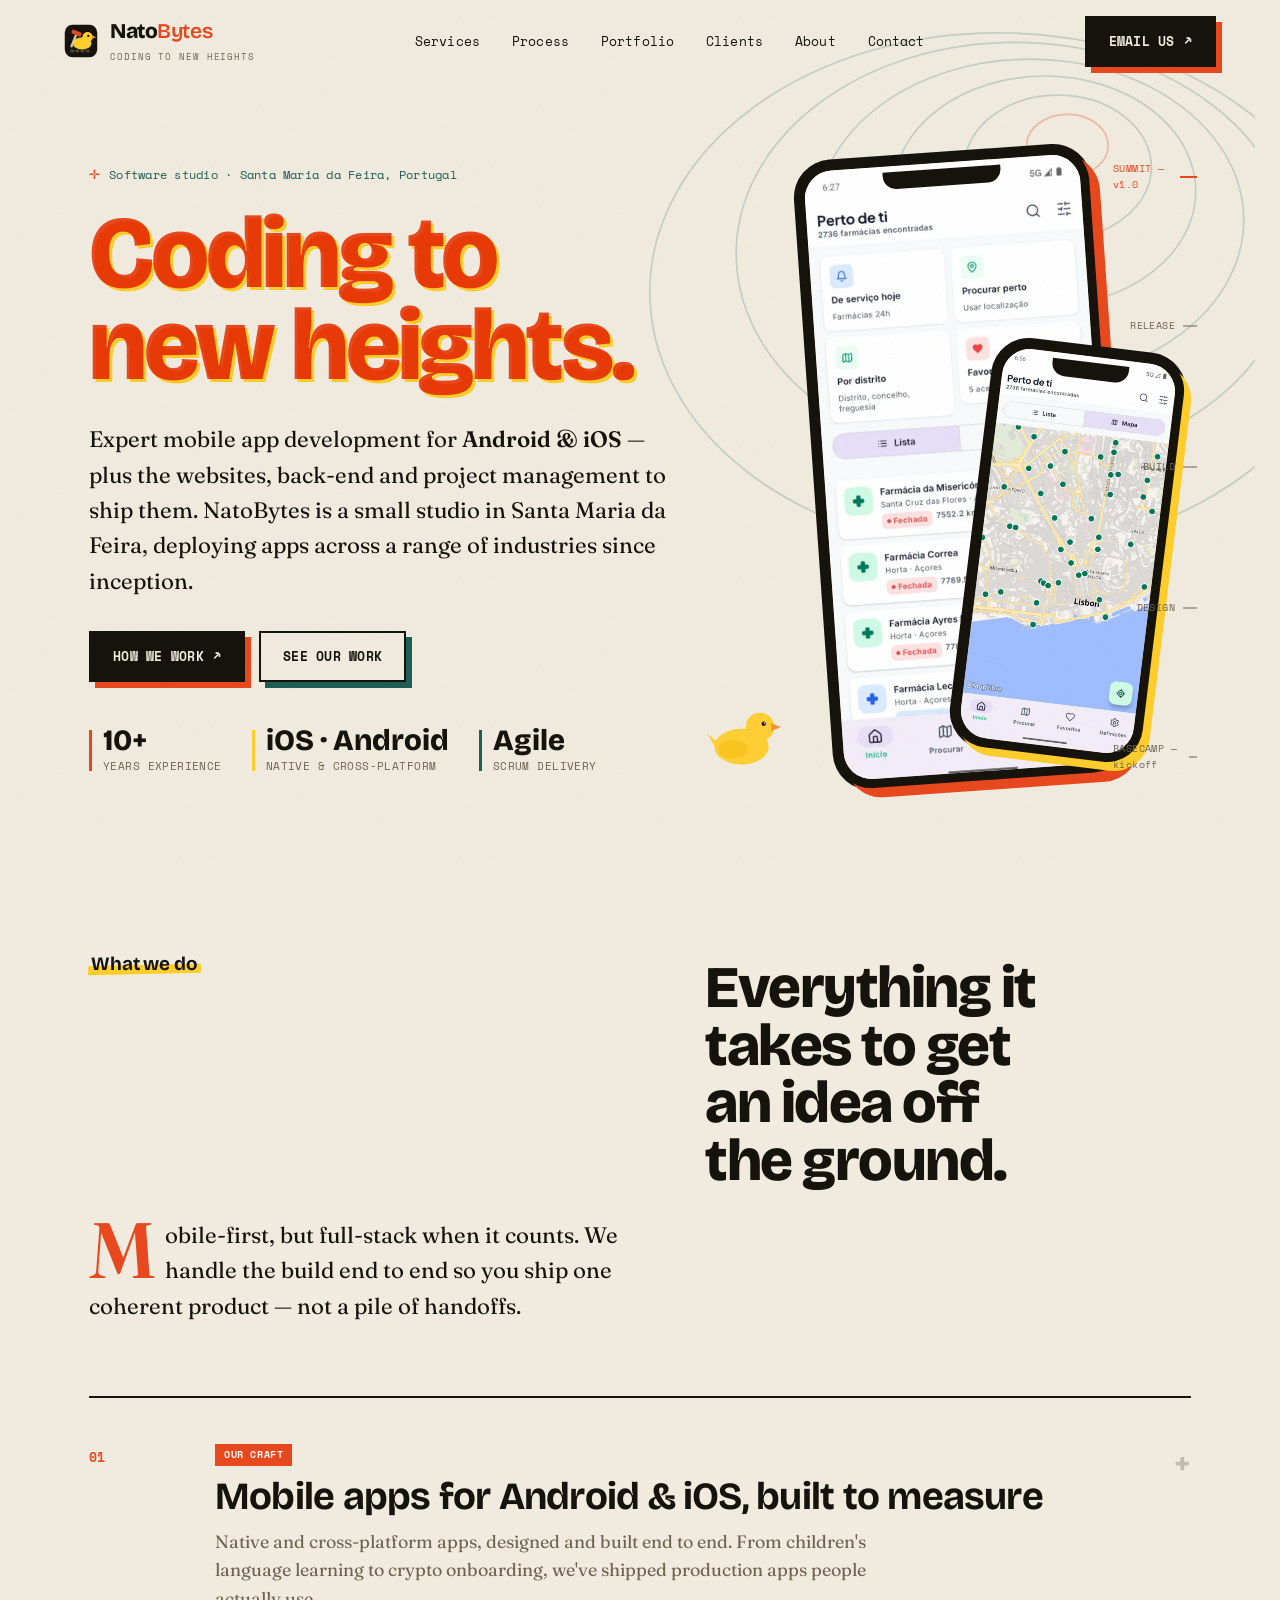
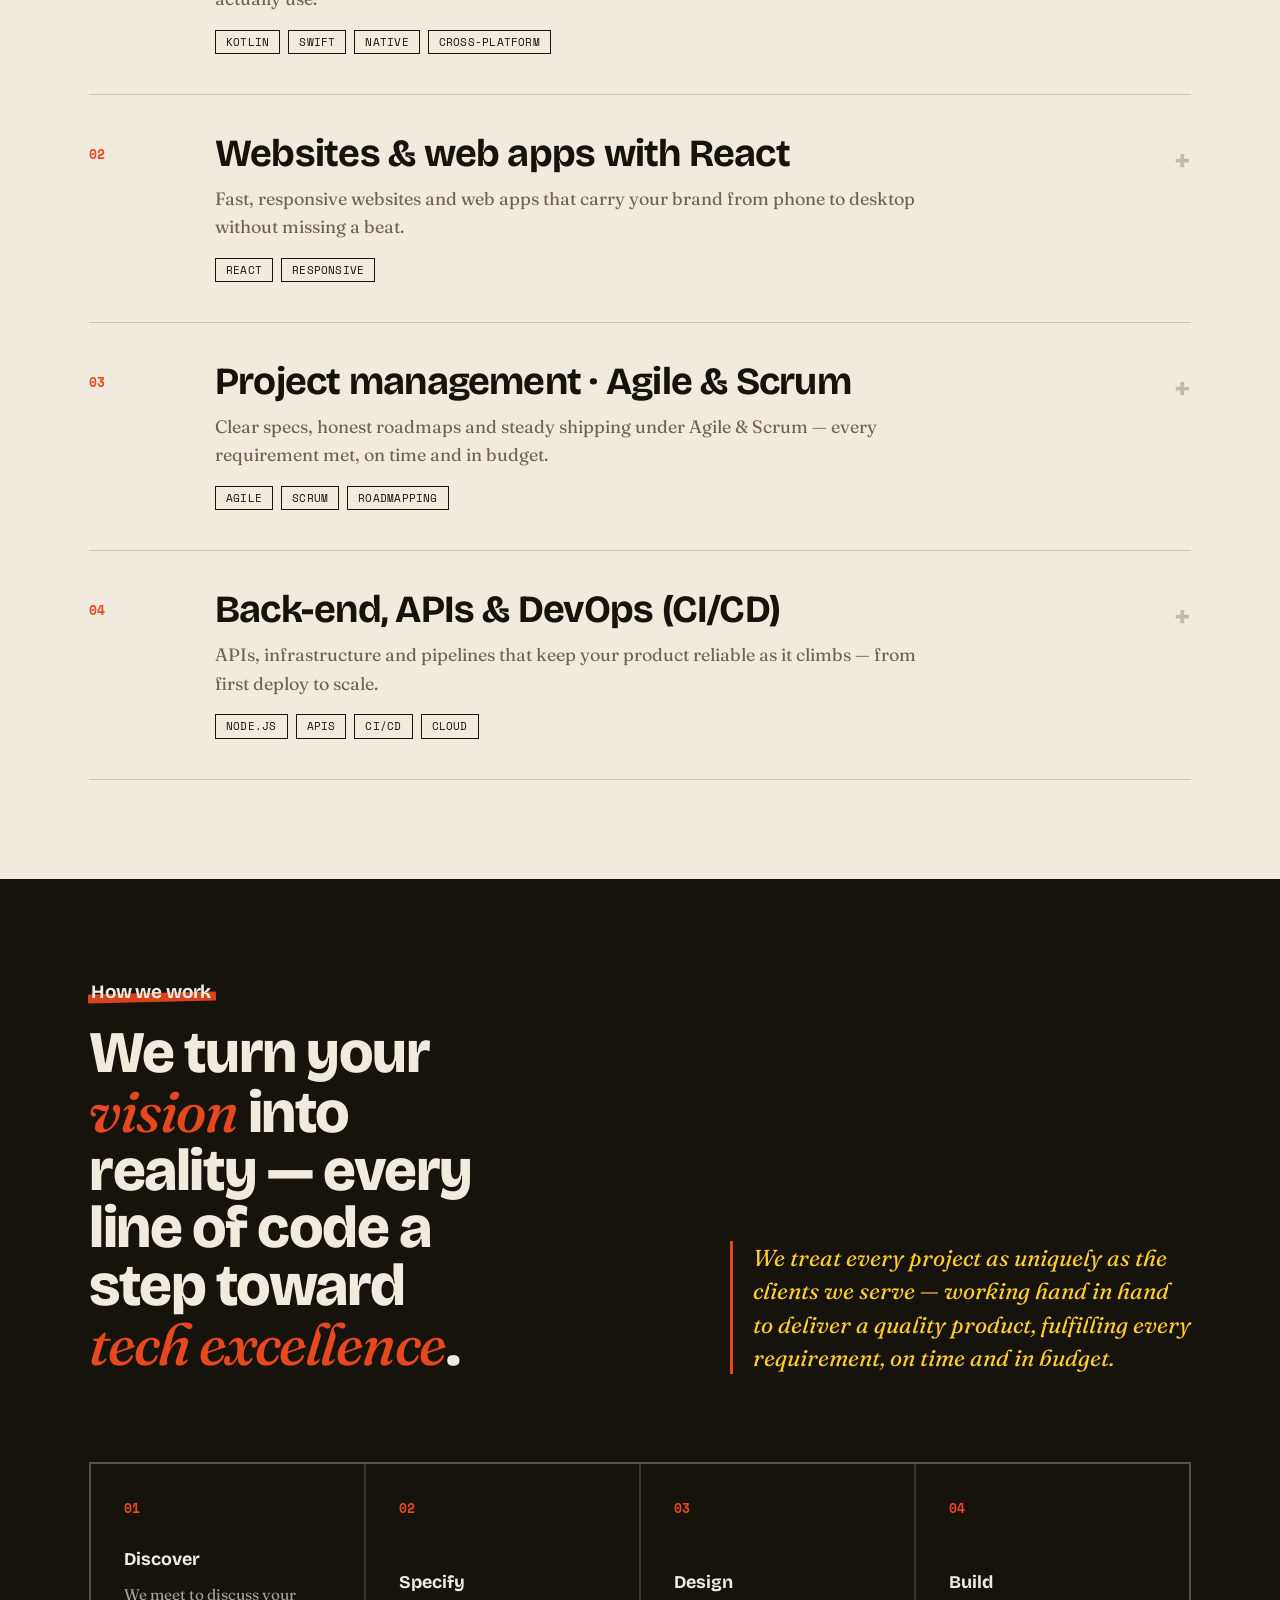
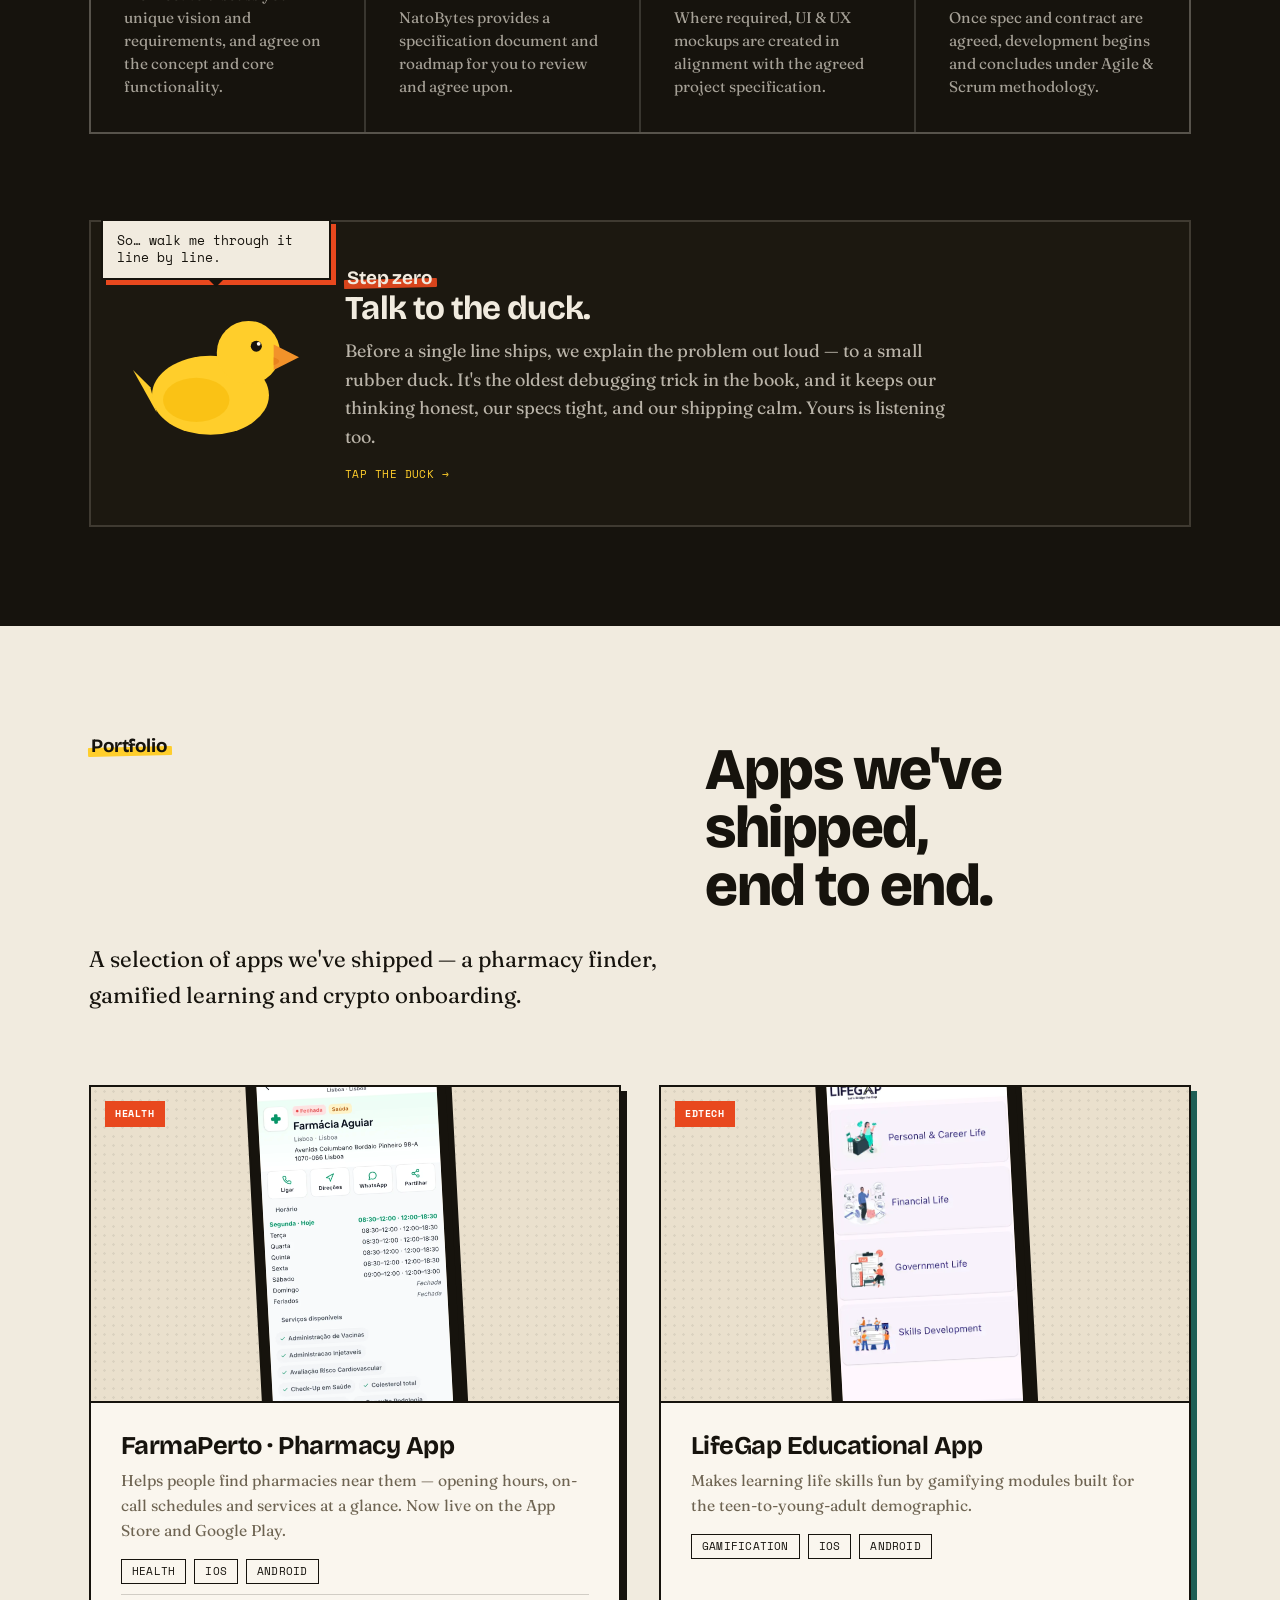
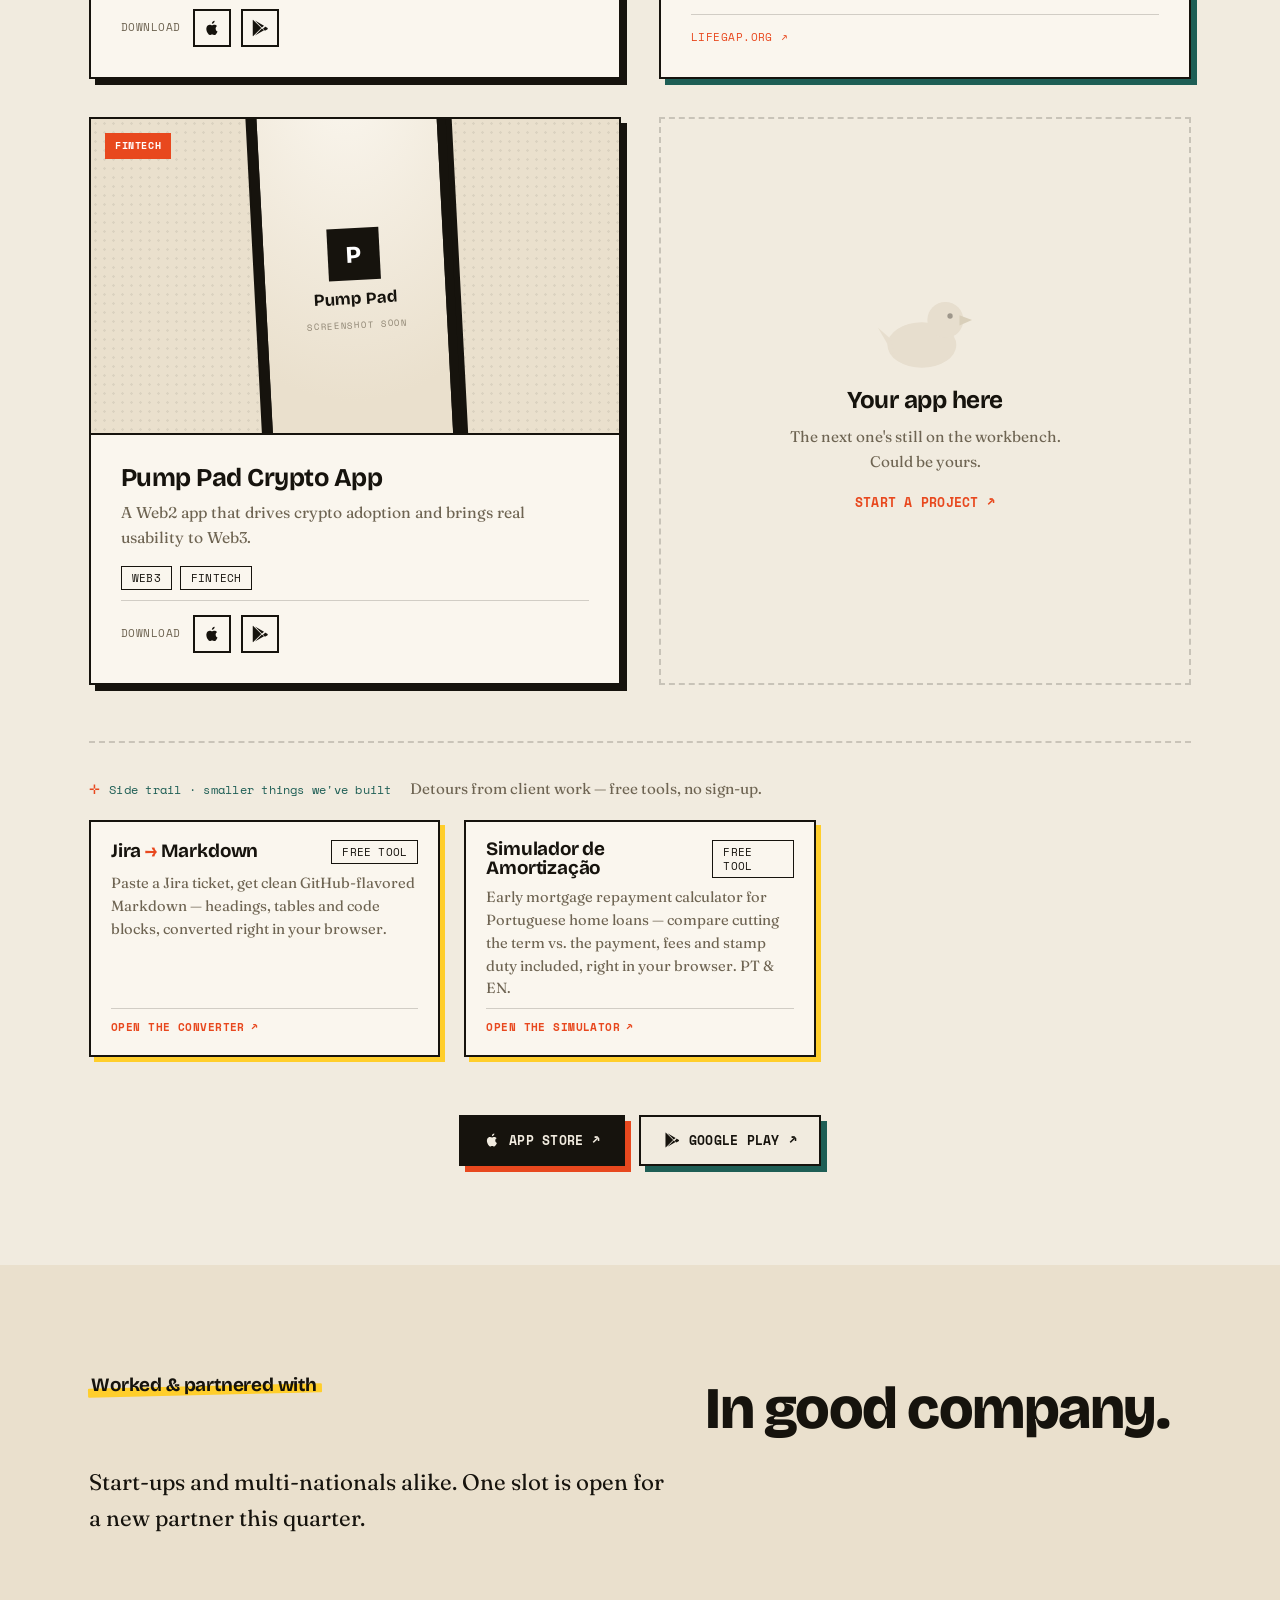
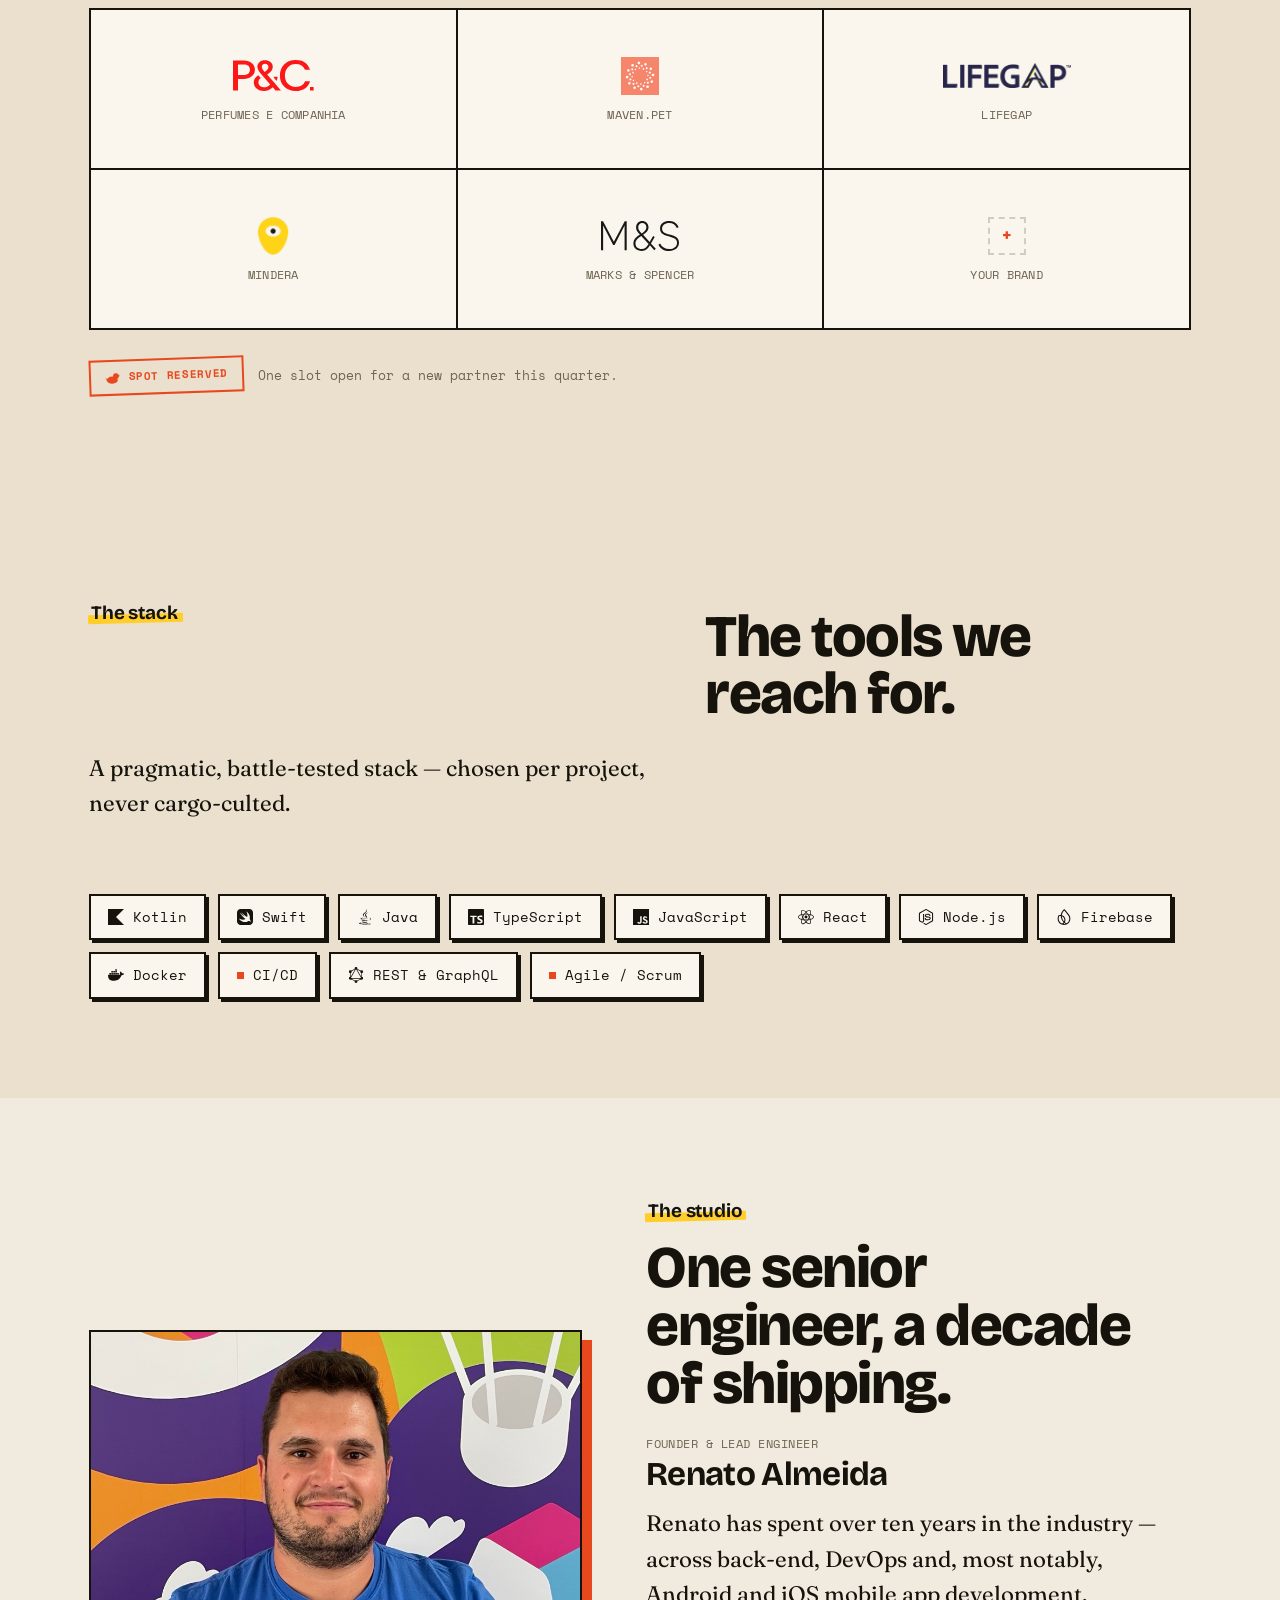
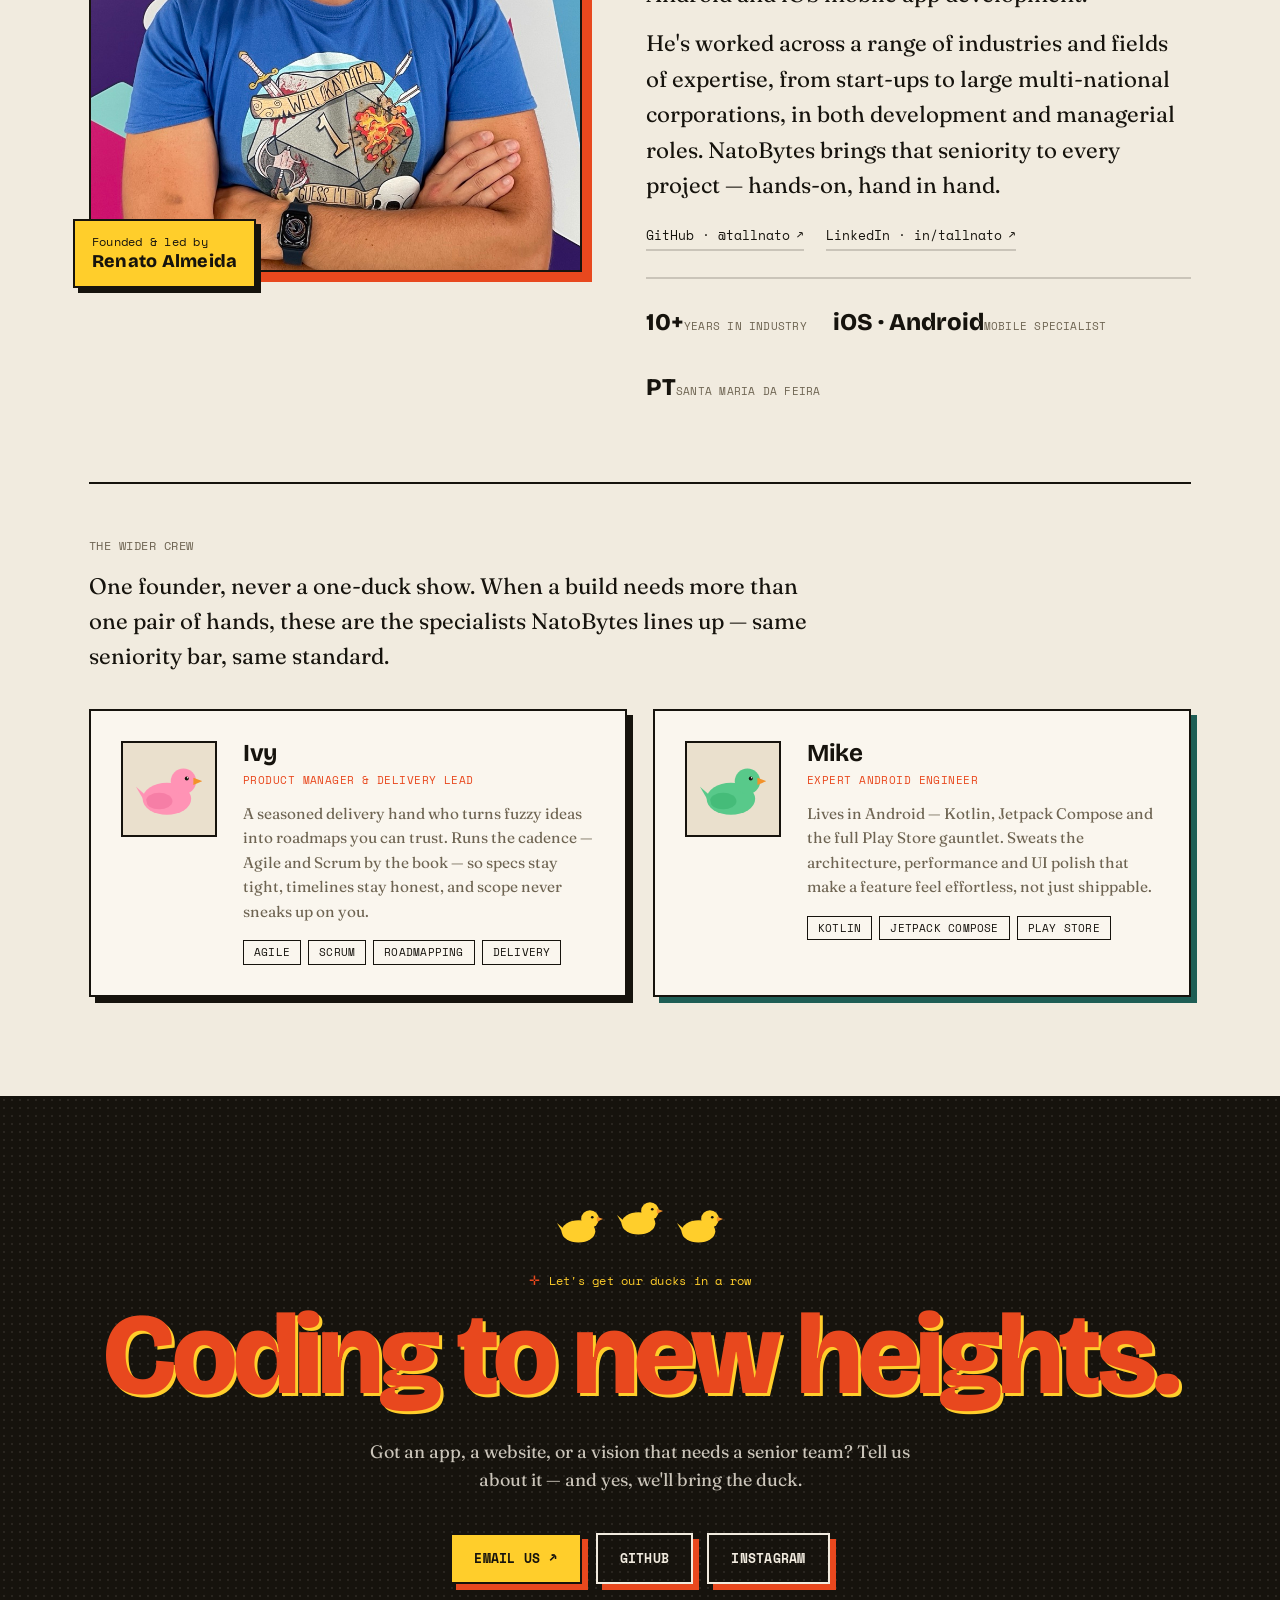
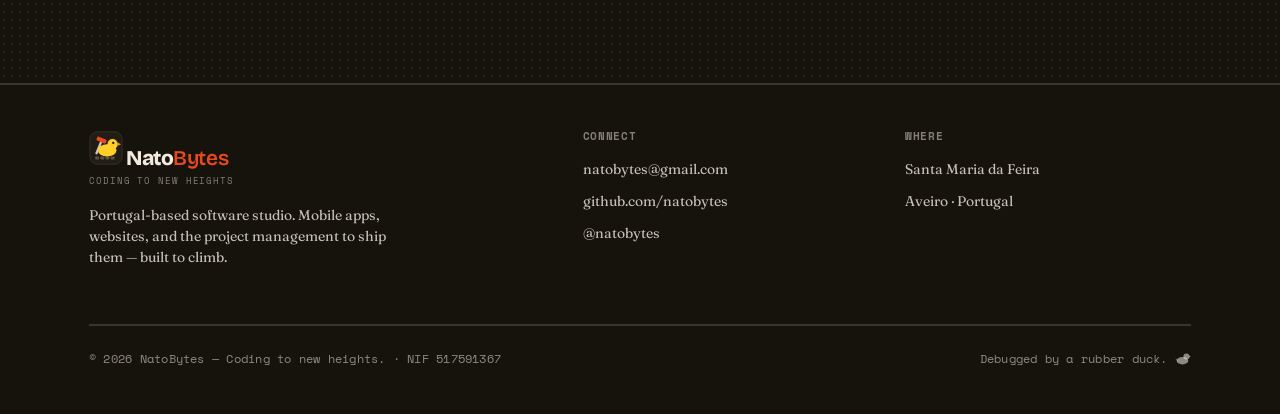
<file: index.html>
<!DOCTYPE html>
<html lang="en">
<head>
<meta charset="UTF-8" />
<meta name="viewport" content="width=device-width, initial-scale=1.0" />
<!-- Analytics (Google Analytics 4 via gtag.js) -->
<script src="/analytics.js"></script>
<title>NatoBytes — App &amp; software development · Santa Maria da Feira</title>
<meta name="description" content="NatoBytes is a Portugal-based software studio. Expert mobile app development for Android & iOS, plus websites, back-end and Agile project management." />
<meta name="author" content="NatoBytes — Renato Almeida" />
<meta name="theme-color" content="#16130D" />
<link rel="canonical" href="https://natobytes.com/" />
<link rel="icon" type="image/x-icon" href="assets/favicon.ico" />
<!-- Open Graph / Twitter -->
<meta property="og:type" content="website" />
<meta property="og:site_name" content="NatoBytes" />
<meta property="og:title" content="NatoBytes — Coding to new heights" />
<meta property="og:description" content="Portugal-based software studio. Expert mobile app development for Android & iOS, plus websites, back-end and Agile project management." />
<meta property="og:url" content="https://natobytes.com/" />
<meta property="og:image" content="https://natobytes.com/assets/og.png" />
<meta property="og:image:width" content="1200" />
<meta property="og:image:height" content="630" />
<meta property="og:image:alt" content="NatoBytes — Portugal-based software studio. Coding to new heights." />
<meta name="twitter:card" content="summary_large_image" />
<meta name="twitter:title" content="NatoBytes — Coding to new heights" />
<meta name="twitter:description" content="Portugal-based software studio. Mobile apps for Android & iOS, websites, back-end and Agile delivery." />
<meta name="twitter:image" content="https://natobytes.com/assets/og.png" />
<meta name="twitter:image:alt" content="NatoBytes — Portugal-based software studio. Coding to new heights." />
<link rel="preconnect" href="https://fonts.googleapis.com" />
<link rel="preconnect" href="https://fonts.gstatic.com" crossorigin />
<link rel="stylesheet" href="styles.css" />
<!-- Structured data (schema.org JSON-LD) -->
<script type="application/ld+json">
{
  "@context": "https://schema.org",
  "@graph": [
    {
      "@type": ["Organization", "ProfessionalService"],
      "@id": "https://natobytes.com/#org",
      "name": "NatoBytes",
      "url": "https://natobytes.com/",
      "logo": {
        "@type": "ImageObject",
        "url": "https://natobytes.com/assets/logo.png",
        "width": 512,
        "height": 512
      },
      "image": "https://natobytes.com/assets/og.png",
      "description": "NatoBytes is a Portugal-based software studio. Expert mobile app development for Android & iOS, plus websites, back-end, DevOps and Agile project management.",
      "slogan": "Coding to new heights",
      "email": "natobytes@gmail.com",
      "vatID": "517591367",
      "address": {
        "@type": "PostalAddress",
        "addressLocality": "Santa Maria da Feira",
        "addressCountry": "PT"
      },
      "founder": { "@id": "https://natobytes.com/#renato" },
      "knowsAbout": [
        "Mobile app development",
        "Native Android app development",
        "Native iOS app development",
        "Cross-platform app development",
        "Website and web app development",
        "Back-end development",
        "API development",
        "DevOps",
        "CI/CD",
        "Cloud infrastructure",
        "Agile project management",
        "Scrum",
        "Kotlin",
        "Swift",
        "Java",
        "TypeScript",
        "JavaScript",
        "React",
        "Node.js",
        "Firebase",
        "Docker",
        "REST",
        "GraphQL"
      ],
      "sameAs": [
        "https://github.com/natobytes",
        "https://www.instagram.com/natobytes",
        "https://apps.apple.com/in/developer/natobytes/id1757642849",
        "https://play.google.com/store/dev?id=4863474002152241909"
      ]
    },
    {
      "@type": "WebSite",
      "@id": "https://natobytes.com/#website",
      "url": "https://natobytes.com/",
      "name": "NatoBytes",
      "description": "NatoBytes is a Portugal-based software studio. Expert mobile app development for Android & iOS, plus websites, back-end and Agile project management.",
      "inLanguage": "en",
      "publisher": { "@id": "https://natobytes.com/#org" }
    },
    {
      "@type": "Person",
      "@id": "https://natobytes.com/#renato",
      "name": "Renato Almeida",
      "jobTitle": "Founder & Lead Engineer",
      "worksFor": { "@id": "https://natobytes.com/#org" },
      "sameAs": [
        "https://www.linkedin.com/in/tallnato/",
        "https://github.com/tallnato"
      ]
    }
  ]
}
</script>
</head>
<body>

<div class="altimeter" id="altimeter"></div>

<!-- ============ NAV ============ -->
<header class="nav" id="nav">
  <a class="brand" href="#top" aria-label="NatoBytes home">
    <svg class="mark" viewBox="0 0 44 44" fill="none" aria-hidden="true">
      <rect x="1" y="1" width="42" height="42" rx="10" fill="#16130D"/>
      <g fill="#4a4538">
        <rect x="8" y="33" width="5" height="4" rx="1"/>
        <rect x="14.7" y="33" width="5" height="4" rx="1"/>
        <rect x="21.4" y="33" width="5" height="4" rx="1"/>
        <rect x="28.1" y="33" width="5" height="4" rx="1"/>
      </g>
      <g transform="rotate(22 13 21)">
        <rect x="11.4" y="12" width="3" height="19" rx="1.5" fill="#CFC8B8"/>
        <rect x="6" y="8.5" width="13" height="5.4" rx="1.6" fill="#E8481E"/>
      </g>
      <ellipse cx="23.5" cy="25" rx="12" ry="8" fill="#FFCE2B"/>
      <circle cx="30.5" cy="17" r="6.6" fill="#FFCE2B"/>
      <path d="M36.5 14.6 L41.5 17 L36.5 19.4 Z" fill="#F2922A"/>
      <circle cx="31.4" cy="15.4" r="1.5" fill="#16130D"/>
    </svg>
    <span class="word-block">
      <span class="word">Nato<b>Bytes</b></span>
      <span class="tag">Coding to new heights</span>
    </span>
  </a>
  <nav class="nav-links" id="navLinks">
    <a href="#services">Services</a>
    <a href="#process">Process</a>
    <a href="#work">Portfolio</a>
    <a href="#clients">Clients</a>
    <a href="#founder">About</a>
    <a href="#contact">Contact</a>
  </nav>
  <div class="nav-cta">
    <a href="mailto:natobytes@gmail.com" class="btn">Email us<span class="arr">&#8599;</span></a>
    <button class="burger" id="burger" aria-label="Menu" aria-expanded="false" aria-controls="navLinks"><span></span><span></span><span></span></button>
  </div>
</header>

<main id="top">

<!-- ============ HERO ============ -->
<section class="hero wrap" data-screen-label="Hero">
  <svg class="topo" viewBox="0 0 600 600" aria-hidden="true" preserveAspectRatio="xMidYMid meet">
    <ellipse class="ring hot" cx="382" cy="178" rx="34" ry="26"/>
    <ellipse class="ring" cx="374" cy="196" rx="78" ry="60"/>
    <ellipse class="ring" cx="363" cy="216" rx="126" ry="96"/>
    <ellipse class="ring" cx="351" cy="240" rx="178" ry="134"/>
    <ellipse class="ring" cx="338" cy="268" rx="232" ry="176"/>
    <ellipse class="ring" cx="324" cy="300" rx="290" ry="216"/>
  </svg>
  <div class="hero-grid">
    <div class="hero-copy">
      <div class="hero-eyebrow eyebrow rv">Software studio · Santa Maria da Feira, Portugal</div>
      <h1 class="hero-title rv" data-d="1">
        <span class="ghost" aria-hidden="true"><span class="ln">Coding to</span><span class="ln">new heights.</span></span>
        <span class="ink"><span class="ln">Coding to</span><span class="ln">new heights.</span></span>
      </h1>
      <p class="hero-sub lead rv" data-d="2">Expert mobile app development for <strong>Android &amp; iOS</strong> — plus the websites, back-end and project management to ship them. NatoBytes is a small studio in Santa Maria da Feira, deploying apps across a range of industries since inception.</p>
      <div class="hero-cta rv" data-d="3">
        <a href="#process" class="btn">How we work<span class="arr">&#8599;</span></a>
        <a href="#work" class="btn btn--ghost">See our work</a>
      </div>
      <div class="hero-meta rv" data-d="4">
        <div class="m"><span class="n">10+</span><span class="l">Years experience</span></div>
        <div class="m"><span class="n">iOS · Android</span><span class="l">Native &amp; cross-platform</span></div>
        <div class="m"><span class="n">Agile</span><span class="l">Scrum delivery</span></div>
      </div>
    </div>
    <div class="hero-vis rv" data-d="2">
      <div class="altrule" aria-hidden="true">
        <span class="tick hi">SUMMIT — v1.0</span>
        <span class="tick">RELEASE</span>
        <span class="tick">BUILD</span>
        <span class="tick">DESIGN</span>
        <span class="tick">BASECAMP — kickoff</span>
      </div>
      <div class="phone">
        <div class="screen"><img class="shot" src="assets/app-home.webp" width="680" height="1517" alt="FarmaPerto app home screen — find pharmacies near you" fetchpriority="high" /></div>
      </div>
      <div class="phone two">
        <div class="screen"><img class="shot" src="assets/app-map.webp" width="680" height="1517" alt="FarmaPerto app map view — pharmacies plotted nearby" loading="lazy" /></div>
      </div>
      <svg class="mini-duck" style="left:-6%;bottom:2%;width:74px" viewBox="0 0 120 110" aria-hidden="true">
        <ellipse cx="56" cy="74" rx="44" ry="29" fill="#FFCE2B"/>
        <ellipse cx="42" cy="78" rx="24" ry="15" fill="#F5B800" opacity=".5"/>
        <polygon points="16,66 0,52 22,90" fill="#FFCE2B"/>
        <circle cx="86" cy="42" r="23" fill="#FFCE2B"/>
        <polygon points="104,36 120,42 104,49" fill="#F2922A"/>
        <circle cx="92" cy="37" r="3.6" fill="#16130D"/>
        <circle cx="93.4" cy="35.8" r="1.2" fill="#FAF6EE"/>
      </svg>
    </div>
  </div>
</section>

<!-- ============ SERVICES ============ -->
<section class="sec services wrap" id="services" data-screen-label="Services">
  <div class="sec-head">
    <div class="num-col"><span class="secnum">What we do</span></div>
    <h2 class="h-l rv balance">Everything it takes to get an idea off the ground.</h2>
    <p class="intro lead rv dropcap" data-d="1">Mobile-first, but full-stack when it counts. We handle the build end to end so you ship one coherent product — not a pile of handoffs.</p>
  </div>

  <div class="svc-list">
    <article class="svc lead-svc rv">
      <span class="idx">01</span>
      <div class="body">
        <span class="badge">Our craft</span>
        <h3>Mobile apps for Android &amp; iOS, built to measure</h3>
        <p>Native and cross-platform apps, designed and built end to end. From children's language learning to crypto onboarding, we've shipped production apps people actually use.</p>
        <div class="tags"><span class="chip">Kotlin</span><span class="chip">Swift</span><span class="chip">Native</span><span class="chip">Cross-platform</span></div>
      </div>
      <span class="plus">+</span>
    </article>

    <article class="svc rv">
      <span class="idx">02</span>
      <div class="body">
        <h3>Websites &amp; web apps with React</h3>
        <p>Fast, responsive websites and web apps that carry your brand from phone to desktop without missing a beat.</p>
        <div class="tags"><span class="chip">React</span><span class="chip">Responsive</span></div>
      </div>
      <span class="plus">+</span>
    </article>

    <article class="svc rv">
      <span class="idx">03</span>
      <div class="body">
        <h3>Project management · Agile &amp; Scrum</h3>
        <p>Clear specs, honest roadmaps and steady shipping under Agile &amp; Scrum — every requirement met, on time and in budget.</p>
        <div class="tags"><span class="chip">Agile</span><span class="chip">Scrum</span><span class="chip">Roadmapping</span></div>
      </div>
      <span class="plus">+</span>
    </article>

    <article class="svc rv">
      <span class="idx">04</span>
      <div class="body">
        <h3>Back-end, APIs &amp; DevOps (CI/CD)</h3>
        <p>APIs, infrastructure and pipelines that keep your product reliable as it climbs — from first deploy to scale.</p>
        <div class="tags"><span class="chip">Node.js</span><span class="chip">APIs</span><span class="chip">CI/CD</span><span class="chip">Cloud</span></div>
      </div>
      <span class="plus">+</span>
    </article>
  </div>
</section>

<!-- ============ PROCESS (dark) + DUCK ============ -->
<section class="sec process dark" id="process" data-screen-label="Process">
  <div class="wrap">
    <div class="proc-top">
      <div>
        <span class="secnum rv">How we work</span>
        <h2 class="h-l rv balance" data-d="1" style="margin-top:18px">We turn your <span class="swish accent">vision</span> into reality — every line of code a step toward <span class="swish accent">tech excellence</span>.</h2>
      </div>
      <p class="proc-note rv" data-d="2">We treat every project as uniquely as the clients we serve — working hand in hand to deliver a quality product, fulfilling every requirement, on time and in budget.</p>
    </div>

    <div class="steps">
      <div class="step rv"><span class="bar"></span><span class="n">01</span><div class="k">Discover</div><p>We meet to discuss your unique vision and requirements, and agree on the concept and core functionality.</p></div>
      <div class="step rv" data-d="1"><span class="bar"></span><span class="n">02</span><div class="k">Specify</div><p>NatoBytes provides a specification document and roadmap for you to review and agree upon.</p></div>
      <div class="step rv" data-d="2"><span class="bar"></span><span class="n">03</span><div class="k">Design</div><p>Where required, UI &amp; UX mockups are created in alignment with the agreed project specification.</p></div>
      <div class="step rv" data-d="3"><span class="bar"></span><span class="n">04</span><div class="k">Build</div><p>Once spec and contract are agreed, development begins and concludes under Agile &amp; Scrum methodology.</p></div>
    </div>

    <!-- DUCK -->
    <div class="duck-zone rv">
      <div class="duck-wrap">
        <div class="duck-bubble" id="duckBubble">Tap me — I debug for a living.</div>
        <svg class="duck" id="duck" viewBox="0 0 210 190" role="button" tabindex="0" aria-label="Tap the rubber duck for a debugging quip">
          <ellipse cx="98" cy="128" rx="74" ry="50" fill="#FFCE2B"/>
          <ellipse cx="80" cy="134" rx="42" ry="28" fill="#F5B800" opacity="0.5"/>
          <polygon points="22,118 0,96 30,150" fill="#FFCE2B"/>
          <circle cx="146" cy="74" r="40" fill="#FFCE2B"/>
          <polygon points="178,64 210,80 178,96" fill="#F2922A"/>
          <path d="M178 80 q14 5 0 10" fill="#E8821E"/>
          <circle cx="156" cy="66" r="7" fill="#16130D"/>
          <circle cx="159" cy="63" r="2.4" fill="#FAF6EE"/>
        </svg>
      </div>
      <div class="duck-copy">
        <span class="secnum" style="color:var(--accent)">Step zero</span>
        <h3 class="h-m rv" data-d="1">Talk to the duck.</h3>
        <p class="rv" data-d="2">Before a single line ships, we explain the problem out loud — to a small rubber duck. It's the oldest debugging trick in the book, and it keeps our thinking honest, our specs tight, and our shipping calm. Yours is listening too.</p>
        <p class="hint">Tap the duck &#8594;</p>
      </div>
    </div>
  </div>
</section>

<!-- ============ PORTFOLIO ============ -->
<section class="sec work wrap" id="work" data-screen-label="Work">
  <div class="sec-head">
    <div class="num-col"><span class="secnum">Portfolio</span></div>
    <h2 class="h-l rv balance">Apps we've shipped, end to end.</h2>
    <p class="intro lead rv" data-d="1">A selection of apps we've shipped — a pharmacy finder, gamified learning and crypto onboarding.</p>
  </div>

  <div class="work-grid">
    <article class="work-card rv">
      <div class="work-stage">
        <span class="ribbon">Health</span>
        <div class="phone"><div class="screen"><img class="shot" src="assets/app-detail.webp" width="680" height="1517" alt="FarmaPerto pharmacy app — pharmacy details, hours and services" loading="lazy" /></div></div>
      </div>
      <div class="work-body">
        <h3><a class="stretch" href="/FarmaPerto/" target="_blank" rel="noopener">FarmaPerto · Pharmacy App</a></h3>
        <p>Helps people find pharmacies near them — opening hours, on-call schedules and services at a glance. Now live on the App Store and Google Play.</p>
        <div class="meta"><span class="chip">Health</span><span class="chip">iOS</span><span class="chip">Android</span></div>
        <div class="store-mini">
          <span class="store-mini-label">Download</span>
          <a href="https://apps.apple.com/app/apple-store/id6774942781?pt=127201759&ct=website&mt=8" target="_blank" rel="noopener" aria-label="Download FarmaPerto on the App Store" title="App Store"><svg viewBox="0 0 24 24" aria-hidden="true"><path fill="currentColor" d="M16.36 12.78c-.02-2.07 1.69-3.06 1.77-3.11-.96-1.41-2.46-1.6-3-1.62-1.27-.13-2.49.75-3.14.75-.65 0-1.65-.73-2.71-.71-1.39.02-2.68.81-3.4 2.06-1.45 2.52-.37 6.25 1.04 8.29.69 1 1.51 2.12 2.58 2.08 1.04-.04 1.43-.67 2.69-.67 1.25 0 1.61.67 2.71.65 1.12-.02 1.83-1.02 2.51-2.02.79-1.16 1.12-2.28 1.14-2.34-.03-.01-2.18-.84-2.2-3.32zM14.3 5.79c.57-.69.96-1.65.85-2.61-.83.03-1.83.55-2.42 1.24-.53.61-.99 1.59-.87 2.53.93.07 1.87-.47 2.44-1.16z"/></svg></a>
          <a href="https://play.google.com/store/apps/details?id=com.natobytes.farmacias&referrer=utm_source%3Dwebsite" target="_blank" rel="noopener" aria-label="Download FarmaPerto on Google Play" title="Google Play"><svg viewBox="0 0 24 24" aria-hidden="true"><path fill="currentColor" d="M3.6 2.1c-.2.2-.3.5-.3.9v18c0 .4.1.7.3.9l10-9.9-10-9.9zM16.8 9.3 5.9 3.1l8.4 8.3 2.5-2.1zM5.9 20.9l10.9-6.2-2.5-2.1-8.4 8.3zm12-10.2-2.3 2.3 2.3 2.3 2.8-1.6c.9-.5.9-1.5 0-2l-2.8-1.6z"/></svg></a>
        </div>
      </div>
    </article>

    <article class="work-card rv" data-d="1">
      <a class="work-link" href="https://www.lifegap.org/" target="_blank" rel="noopener">
      <div class="work-stage">
        <span class="ribbon">EdTech</span>
        <div class="phone"><div class="screen"><img class="shot" src="assets/app-lifegap.webp" width="459" height="998" alt="LifeGap app — life-skills learning categories" loading="lazy" /></div></div>
      </div>
      <div class="work-body">
        <h3>LifeGap Educational App</h3>
        <p>Makes learning life skills fun by gamifying modules built for the teen-to-young-adult demographic.</p>
        <div class="meta"><span class="chip">Gamification</span><span class="chip">iOS</span><span class="chip">Android</span></div>
        <span class="client">lifegap.org<span class="go">&#8599;</span></span>
      </div>
      </a>
    </article>

    <article class="work-card rv">
      <div class="work-stage">
        <span class="ribbon">Fintech</span>
        <div class="phone"><div class="screen"><div class="shot-ph"><span class="glyph">P</span><span class="nm">Pump Pad</span><span class="cap">Screenshot soon</span></div></div></div>
      </div>
      <div class="work-body">
        <h3>Pump Pad Crypto App</h3>
        <p>A Web2 app that drives crypto adoption and brings real usability to Web3.</p>
        <div class="meta"><span class="chip">Web3</span><span class="chip">Fintech</span></div>
        <div class="store-mini">
          <span class="store-mini-label">Download</span>
          <a href="https://apps.apple.com/in/app/pumppad-app/id6547861718" target="_blank" rel="noopener" aria-label="Download Pump Pad on the App Store" title="App Store"><svg viewBox="0 0 24 24" aria-hidden="true"><path fill="currentColor" d="M16.36 12.78c-.02-2.07 1.69-3.06 1.77-3.11-.96-1.41-2.46-1.6-3-1.62-1.27-.13-2.49.75-3.14.75-.65 0-1.65-.73-2.71-.71-1.39.02-2.68.81-3.4 2.06-1.45 2.52-.37 6.25 1.04 8.29.69 1 1.51 2.12 2.58 2.08 1.04-.04 1.43-.67 2.69-.67 1.25 0 1.61.67 2.71.65 1.12-.02 1.83-1.02 2.51-2.02.79-1.16 1.12-2.28 1.14-2.34-.03-.01-2.18-.84-2.2-3.32zM14.3 5.79c.57-.69.96-1.65.85-2.61-.83.03-1.83.55-2.42 1.24-.53.61-.99 1.59-.87 2.53.93.07 1.87-.47 2.44-1.16z"/></svg></a>
          <a href="https://play.google.com/store/apps/details?id=app.pumppad.android" target="_blank" rel="noopener" aria-label="Download Pump Pad on Google Play" title="Google Play"><svg viewBox="0 0 24 24" aria-hidden="true"><path fill="currentColor" d="M3.6 2.1c-.2.2-.3.5-.3.9v18c0 .4.1.7.3.9l10-9.9-10-9.9zM16.8 9.3 5.9 3.1l8.4 8.3 2.5-2.1zM5.9 20.9l10.9-6.2-2.5-2.1-8.4 8.3zm12-10.2-2.3 2.3 2.3 2.3 2.8-1.6c.9-.5.9-1.5 0-2l-2.8-1.6z"/></svg></a>
        </div>
      </div>
    </article>

    <article class="work-card empty rv" data-d="1">
      <div class="empty-inner">
        <svg viewBox="0 0 120 110" aria-hidden="true"><ellipse cx="56" cy="74" rx="44" ry="29" fill="#E7DECE"/><polygon points="16,66 0,52 22,90" fill="#E7DECE"/><circle cx="86" cy="42" r="23" fill="#E7DECE"/><polygon points="104,36 120,42 104,49" fill="#D9CFBA"/><circle cx="92" cy="37" r="3.4" fill="#16130D" opacity=".35"/></svg>
        <h3>Your app here</h3>
        <p>The next one's still on the workbench. Could be yours.</p>
        <a href="#contact" class="empty-cta">Start a project &#8599;</a>
      </div>
    </article>
  </div>

  <!-- side trail: smaller things from the workbench -->
  <div class="side-trail rv">
    <div class="side-head">
      <span class="eyebrow no-rule">Side trail · smaller things we've built</span>
      <p>Detours from client work — free tools, no sign-up.</p>
    </div>
    <div class="side-row">
      <a class="side-card" href="/jira-to-markdown/" target="_blank" rel="noopener">
        <div class="side-top"><h3 class="side-name">Jira <span class="a">&#8594;</span> Markdown</h3><span class="chip">Free tool</span></div>
        <p class="side-desc">Paste a Jira ticket, get clean GitHub-flavored Markdown — headings, tables and code blocks, converted right in your browser.</p>
        <span class="side-go">Open the converter<span class="go">&#8599;</span></span>
      </a>
      <a class="side-card" href="/simulador-amortizacao/" target="_blank" rel="noopener" hreflang="pt-PT">
        <div class="side-top"><h3 class="side-name" lang="pt">Simulador de Amortização</h3><span class="chip">Free tool</span></div>
        <p class="side-desc">Early mortgage repayment calculator for Portuguese home loans — compare cutting the term vs. the payment, fees and stamp duty included, right in your browser. PT &amp; EN.</p>
        <span class="side-go">Open the simulator<span class="go">&#8599;</span></span>
      </a>
    </div>
  </div>

  <div class="store-cta rv">
    <a href="https://apps.apple.com/in/developer/natobytes/id1757642849" target="_blank" rel="noopener" class="btn"><svg class="btn-ico" viewBox="0 0 24 24" aria-hidden="true"><path fill="currentColor" d="M16.36 12.78c-.02-2.07 1.69-3.06 1.77-3.11-.96-1.41-2.46-1.6-3-1.62-1.27-.13-2.49.75-3.14.75-.65 0-1.65-.73-2.71-.71-1.39.02-2.68.81-3.4 2.06-1.45 2.52-.37 6.25 1.04 8.29.69 1 1.51 2.12 2.58 2.08 1.04-.04 1.43-.67 2.69-.67 1.25 0 1.61.67 2.71.65 1.12-.02 1.83-1.02 2.51-2.02.79-1.16 1.12-2.28 1.14-2.34-.03-.01-2.18-.84-2.2-3.32zM14.3 5.79c.57-.69.96-1.65.85-2.61-.83.03-1.83.55-2.42 1.24-.53.61-.99 1.59-.87 2.53.93.07 1.87-.47 2.44-1.16z"/></svg>App Store<span class="arr">&#8599;</span></a>
    <a href="https://play.google.com/store/apps/dev?id=4863474002152241909" target="_blank" rel="noopener" class="btn btn--ghost"><svg class="btn-ico" viewBox="0 0 24 24" aria-hidden="true"><path fill="currentColor" d="M3.6 2.1c-.2.2-.3.5-.3.9v18c0 .4.1.7.3.9l10-9.9-10-9.9zM16.8 9.3 5.9 3.1l8.4 8.3 2.5-2.1zM5.9 20.9l10.9-6.2-2.5-2.1-8.4 8.3zm12-10.2-2.3 2.3 2.3 2.3 2.8-1.6c.9-.5.9-1.5 0-2l-2.8-1.6z"/></svg>Google Play<span class="arr">&#8599;</span></a>
  </div>
</section>

<!-- ============ CLIENTS & PARTNERS ============ -->
<section class="sec clients" id="clients" data-screen-label="Clients">
  <div class="wrap">
    <div class="sec-head">
      <div class="num-col"><span class="secnum">Worked &amp; partnered with</span></div>
      <h2 class="h-l rv balance">In good company.</h2>
      <p class="intro lead rv" data-d="1">Start-ups and multi-nationals alike. One slot is open for a new partner this quarter.</p>
    </div>
    <div class="client-grid">
      <div class="client-cell rv">
        <a class="logo-slot" href="https://www.perfumesecompanhia.pt/" target="_blank" rel="noopener" aria-label="Visit Perfumes e Companhia website">
          <img class="logo-img" src="assets/logo-pc.svg" alt="Perfumes e Companhia logo" width="86" height="34" loading="lazy" decoding="async">
        </a>
        <span class="cmeta"><span class="cname">Perfumes e Companhia</span><span class="field">Beauty Retail</span></span>
      </div>
      <div class="client-cell rv" data-d="1">
        <a class="logo-slot" href="https://maven.pet/" target="_blank" rel="noopener" aria-label="Visit Maven.pet website">
          <img class="logo-img logo-img--icon" src="assets/logo-maven.webp" alt="Maven.pet logo" width="240" height="240" loading="lazy" decoding="async">
        </a>
        <span class="cmeta"><span class="cname">Maven.pet</span><span class="field">PetTech</span></span>
      </div>
      <div class="client-cell rv" data-d="2">
        <a class="logo-slot" href="https://lifegap.org/" target="_blank" rel="noopener" aria-label="Visit LifeGap website">
          <img class="logo-img" src="assets/logo-lifegap.png" alt="LifeGap logo" width="1072" height="207" loading="lazy" decoding="async">
        </a>
        <span class="cmeta"><span class="cname">LifeGap</span><span class="field">EdTech</span></span>
      </div>
      <div class="client-cell rv" data-d="3">
        <a class="logo-slot" href="https://mindera.com/" target="_blank" rel="noopener" aria-label="Visit Mindera website">
          <img class="logo-img logo-img--icon" src="assets/logo-mindera.webp" alt="Mindera logo" width="160" height="160" loading="lazy" decoding="async">
        </a>
        <span class="cmeta"><span class="cname">Mindera</span><span class="field">Software</span></span>
      </div>
      <div class="client-cell rv" data-d="4">
        <a class="logo-slot" href="https://www.marksandspencer.com/" target="_blank" rel="noopener" aria-label="Visit Marks &amp; Spencer website">
          <img class="logo-img logo-img--ms" src="assets/logo-ms.svg" alt="Marks &amp; Spencer logo" width="512" height="195" loading="lazy" decoding="async">
        </a>
        <span class="cmeta"><span class="cname">Marks &amp; Spencer</span><span class="field">Retail</span></span>
      </div>
      <div class="client-cell rv" data-d="5">
        <span class="logo-slot"><span class="logo-mono open">+</span></span>
        <span class="cmeta"><span class="cname">Your brand</span><span class="field">Next up</span></span>
      </div>
    </div>
    <div class="client-note rv">
      <span class="stamp"><svg class="duck-glyph" viewBox="0 0 120 110" aria-hidden="true" fill="currentColor"><ellipse cx="56" cy="74" rx="44" ry="29"/><polygon points="16,66 0,52 22,90"/><circle cx="86" cy="42" r="23"/><polygon points="104,36 120,42 104,49"/></svg>Spot reserved</span>
      <span>One slot open for a new partner this quarter.</span>
    </div>
  </div>
</section>
<section class="sec tech" data-screen-label="Tech stack">
  <div class="wrap">
    <div class="sec-head">
      <div class="num-col"><span class="secnum">The stack</span></div>
      <h2 class="h-l rv balance">The tools we reach for.</h2>
      <p class="intro lead rv" data-d="1">A pragmatic, battle-tested stack — chosen per project, never cargo-culted.</p>
    </div>
    <svg class="ti-sprite" width="0" height="0" aria-hidden="true" focusable="false"><symbol id="ti-kotlin" viewBox="0 0 24 24"><path d="M24 24H0V0h24L12 12Z"/></symbol><symbol id="ti-swift" viewBox="0 0 24 24"><path d="M7.508 0c-.287 0-.573 0-.86.002-.241.002-.483.003-.724.01-.132.003-.263.009-.395.015A9.154 9.154 0 0 0 4.348.15 5.492 5.492 0 0 0 2.85.645 5.04 5.04 0 0 0 .645 2.848c-.245.48-.4.972-.495 1.5-.093.52-.122 1.05-.136 1.576a35.2 35.2 0 0 0-.012.724C0 6.935 0 7.221 0 7.508v8.984c0 .287 0 .575.002.862.002.24.005.481.012.722.014.526.043 1.057.136 1.576.095.528.25 1.02.495 1.5a5.03 5.03 0 0 0 2.205 2.203c.48.244.97.4 1.498.495.52.093 1.05.124 1.576.138.241.007.483.009.724.01.287.002.573.002.86.002h8.984c.287 0 .573 0 .86-.002.241-.001.483-.003.724-.01a10.523 10.523 0 0 0 1.578-.138 5.322 5.322 0 0 0 1.498-.495 5.035 5.035 0 0 0 2.203-2.203c.245-.48.4-.972.495-1.5.093-.52.124-1.05.138-1.576.007-.241.009-.481.01-.722.002-.287.002-.575.002-.862V7.508c0-.287 0-.573-.002-.86a33.662 33.662 0 0 0-.01-.724 10.5 10.5 0 0 0-.138-1.576 5.328 5.328 0 0 0-.495-1.5A5.039 5.039 0 0 0 21.152.645 5.32 5.32 0 0 0 19.654.15a10.493 10.493 0 0 0-1.578-.138 34.98 34.98 0 0 0-.722-.01C17.067 0 16.779 0 16.492 0H7.508zm6.035 3.41c4.114 2.47 6.545 7.162 5.549 11.131-.024.093-.05.181-.076.272l.002.001c2.062 2.538 1.5 5.258 1.236 4.745-1.072-2.086-3.066-1.568-4.088-1.043a6.803 6.803 0 0 1-.281.158l-.02.012-.002.002c-2.115 1.123-4.957 1.205-7.812-.022a12.568 12.568 0 0 1-5.64-4.838c.649.48 1.35.902 2.097 1.252 3.019 1.414 6.051 1.311 8.197-.002C9.651 12.73 7.101 9.67 5.146 7.191a10.628 10.628 0 0 1-1.005-1.384c2.34 2.142 6.038 4.83 7.365 5.576C8.69 8.408 6.208 4.743 6.324 4.86c4.436 4.47 8.528 6.996 8.528 6.996.154.085.27.154.36.213.085-.215.16-.437.224-.668.708-2.588-.09-5.548-1.893-7.992z"/></symbol><symbol id="ti-java" viewBox="0 0 24 24"><path d="M8.851 18.56s-.917.534.653.714c1.902.218 2.874.187 4.969-.211 0 0 .552.346 1.321.646-4.699 2.013-10.633-.118-6.943-1.149M8.276 15.933s-1.028.761.542.924c2.032.209 3.636.227 6.413-.308 0 0 .384.389.987.602-5.679 1.661-12.007.13-7.942-1.218M13.116 11.475c1.158 1.333-.304 2.533-.304 2.533s2.939-1.518 1.589-3.418c-1.261-1.772-2.228-2.652 3.007-5.688 0-.001-8.216 2.051-4.292 6.573M19.33 20.504s.679.559-.747.991c-2.712.822-11.288 1.069-13.669.033-.856-.373.75-.89 1.254-.998.527-.114.828-.093.828-.093-.953-.671-6.156 1.317-2.643 1.887 9.58 1.553 17.462-.7 14.977-1.82M9.292 13.21s-4.362 1.036-1.544 1.412c1.189.159 3.561.123 5.77-.062 1.806-.152 3.618-.477 3.618-.477s-.637.272-1.098.587c-4.429 1.165-12.986.623-10.522-.568 2.082-1.006 3.776-.892 3.776-.892M17.116 17.584c4.503-2.34 2.421-4.589.968-4.285-.355.074-.515.138-.515.138s.132-.207.385-.297c2.875-1.011 5.086 2.981-.928 4.562 0-.001.07-.062.09-.118M14.401 0s2.494 2.494-2.365 6.33c-3.896 3.077-.888 4.832-.001 6.836-2.274-2.053-3.943-3.858-2.824-5.539 1.644-2.469 6.197-3.665 5.19-7.627M9.734 23.924c4.322.277 10.959-.153 11.116-2.198 0 0-.302.775-3.572 1.391-3.688.694-8.239.613-10.937.168 0-.001.553.457 3.393.639"/></symbol><symbol id="ti-typescript" viewBox="0 0 24 24"><path d="M1.125 0C.502 0 0 .502 0 1.125v21.75C0 23.498.502 24 1.125 24h21.75c.623 0 1.125-.502 1.125-1.125V1.125C24 .502 23.498 0 22.875 0zm17.363 9.75c.612 0 1.154.037 1.627.111a6.38 6.38 0 0 1 1.306.34v2.458a3.95 3.95 0 0 0-.643-.361 5.093 5.093 0 0 0-.717-.26 5.453 5.453 0 0 0-1.426-.2c-.3 0-.573.028-.819.086a2.1 2.1 0 0 0-.623.242c-.17.104-.3.229-.393.374a.888.888 0 0 0-.14.49c0 .196.053.373.156.529.104.156.252.304.443.444s.423.276.696.41c.273.135.582.274.926.416.47.197.892.407 1.266.628.374.222.695.473.963.753.268.279.472.598.614.957.142.359.214.776.214 1.253 0 .657-.125 1.21-.373 1.656a3.033 3.033 0 0 1-1.012 1.085 4.38 4.38 0 0 1-1.487.596c-.566.12-1.163.18-1.79.18a9.916 9.916 0 0 1-1.84-.164 5.544 5.544 0 0 1-1.512-.493v-2.63a5.033 5.033 0 0 0 3.237 1.2c.333 0 .624-.03.872-.09.249-.06.456-.144.623-.25.166-.108.29-.234.373-.38a1.023 1.023 0 0 0-.074-1.089 2.12 2.12 0 0 0-.537-.5 5.597 5.597 0 0 0-.807-.444 27.72 27.72 0 0 0-1.007-.436c-.918-.383-1.602-.852-2.053-1.405-.45-.553-.676-1.222-.676-2.005 0-.614.123-1.141.369-1.582.246-.441.58-.804 1.004-1.089a4.494 4.494 0 0 1 1.47-.629 7.536 7.536 0 0 1 1.77-.201zm-15.113.188h9.563v2.166H9.506v9.646H6.789v-9.646H3.375z"/></symbol><symbol id="ti-javascript" viewBox="0 0 24 24"><path d="M0 0h24v24H0V0zm22.034 18.276c-.175-1.095-.888-2.015-3.003-2.873-.736-.345-1.554-.585-1.797-1.14-.091-.33-.105-.51-.046-.705.15-.646.915-.84 1.515-.66.39.12.75.42.976.9 1.034-.676 1.034-.676 1.755-1.125-.27-.42-.404-.601-.586-.78-.63-.705-1.469-1.065-2.834-1.034l-.705.089c-.676.165-1.32.525-1.71 1.005-1.14 1.291-.811 3.541.569 4.471 1.365 1.02 3.361 1.244 3.616 2.205.24 1.17-.87 1.545-1.966 1.41-.811-.18-1.26-.586-1.755-1.336l-1.83 1.051c.21.48.45.689.81 1.109 1.74 1.756 6.09 1.666 6.871-1.004.029-.09.24-.705.074-1.65l.046.067zm-8.983-7.245h-2.248c0 1.938-.009 3.864-.009 5.805 0 1.232.063 2.363-.138 2.711-.33.689-1.18.601-1.566.48-.396-.196-.597-.466-.83-.855-.063-.105-.11-.196-.127-.196l-1.825 1.125c.305.63.75 1.172 1.324 1.517.855.51 2.004.675 3.207.405.783-.226 1.458-.691 1.811-1.411.51-.93.402-2.07.397-3.346.012-2.054 0-4.109 0-6.179l.004-.056z"/></symbol><symbol id="ti-react" viewBox="0 0 24 24"><path d="M14.23 12.004a2.236 2.236 0 0 1-2.235 2.236 2.236 2.236 0 0 1-2.236-2.236 2.236 2.236 0 0 1 2.235-2.236 2.236 2.236 0 0 1 2.236 2.236zm2.648-10.69c-1.346 0-3.107.96-4.888 2.622-1.78-1.653-3.542-2.602-4.887-2.602-.41 0-.783.093-1.106.278-1.375.793-1.683 3.264-.973 6.365C1.98 8.917 0 10.42 0 12.004c0 1.59 1.99 3.097 5.043 4.03-.704 3.113-.39 5.588.988 6.38.32.187.69.275 1.102.275 1.345 0 3.107-.96 4.888-2.624 1.78 1.654 3.542 2.603 4.887 2.603.41 0 .783-.09 1.106-.275 1.374-.792 1.683-3.263.973-6.365C22.02 15.096 24 13.59 24 12.004c0-1.59-1.99-3.097-5.043-4.032.704-3.11.39-5.587-.988-6.38-.318-.184-.688-.277-1.092-.278zm-.005 1.09v.006c.225 0 .406.044.558.127.666.382.955 1.835.73 3.704-.054.46-.142.945-.25 1.44-.96-.236-2.006-.417-3.107-.534-.66-.905-1.345-1.727-2.035-2.447 1.592-1.48 3.087-2.292 4.105-2.295zm-9.77.02c1.012 0 2.514.808 4.11 2.28-.686.72-1.37 1.537-2.02 2.442-1.107.117-2.154.298-3.113.538-.112-.49-.195-.964-.254-1.42-.23-1.868.054-3.32.714-3.707.19-.09.4-.127.563-.132zm4.882 3.05c.455.468.91.992 1.36 1.564-.44-.02-.89-.034-1.345-.034-.46 0-.915.01-1.36.034.44-.572.895-1.096 1.345-1.565zM12 8.1c.74 0 1.477.034 2.202.093.406.582.802 1.203 1.183 1.86.372.64.71 1.29 1.018 1.946-.308.655-.646 1.31-1.013 1.95-.38.66-.773 1.288-1.18 1.87-.728.063-1.466.098-2.21.098-.74 0-1.477-.035-2.202-.093-.406-.582-.802-1.204-1.183-1.86-.372-.64-.71-1.29-1.018-1.946.303-.657.646-1.313 1.013-1.954.38-.66.773-1.286 1.18-1.868.728-.064 1.466-.098 2.21-.098zm-3.635.254c-.24.377-.48.763-.704 1.16-.225.39-.435.782-.635 1.174-.265-.656-.49-1.31-.676-1.947.64-.15 1.315-.283 2.015-.386zm7.26 0c.695.103 1.365.23 2.006.387-.18.632-.405 1.282-.66 1.933-.2-.39-.41-.783-.64-1.174-.225-.392-.465-.774-.705-1.146zm3.063.675c.484.15.944.317 1.375.498 1.732.74 2.852 1.708 2.852 2.476-.005.768-1.125 1.74-2.857 2.475-.42.18-.88.342-1.355.493-.28-.958-.646-1.956-1.1-2.98.45-1.017.81-2.01 1.085-2.964zm-13.395.004c.278.96.645 1.957 1.1 2.98-.45 1.017-.812 2.01-1.086 2.964-.484-.15-.944-.318-1.37-.5-1.732-.737-2.852-1.706-2.852-2.474 0-.768 1.12-1.742 2.852-2.476.42-.18.88-.342 1.356-.494zm11.678 4.28c.265.657.49 1.312.676 1.948-.64.157-1.316.29-2.016.39.24-.375.48-.762.705-1.158.225-.39.435-.788.636-1.18zm-9.945.02c.2.392.41.783.64 1.175.23.39.465.772.705 1.143-.695-.102-1.365-.23-2.006-.386.18-.63.406-1.282.66-1.933zM17.92 16.32c.112.493.2.968.254 1.423.23 1.868-.054 3.32-.714 3.708-.147.09-.338.128-.563.128-1.012 0-2.514-.807-4.11-2.28.686-.72 1.37-1.536 2.02-2.44 1.107-.118 2.154-.3 3.113-.54zm-11.83.01c.96.234 2.006.415 3.107.532.66.905 1.345 1.727 2.035 2.446-1.595 1.483-3.092 2.295-4.11 2.295-.22-.005-.406-.05-.553-.132-.666-.38-.955-1.834-.73-3.703.054-.46.142-.944.25-1.438zm4.56.64c.44.02.89.034 1.345.034.46 0 .915-.01 1.36-.034-.44.572-.895 1.095-1.345 1.565-.455-.47-.91-.993-1.36-1.565z"/></symbol><symbol id="ti-nodedotjs" viewBox="0 0 24 24"><path d="M11.998,24c-0.321,0-0.641-0.084-0.922-0.247l-2.936-1.737c-0.438-0.245-0.224-0.332-0.08-0.383 c0.585-0.203,0.703-0.25,1.328-0.604c0.065-0.037,0.151-0.023,0.218,0.017l2.256,1.339c0.082,0.045,0.197,0.045,0.272,0l8.795-5.076 c0.082-0.047,0.134-0.141,0.134-0.238V6.921c0-0.099-0.053-0.192-0.137-0.242l-8.791-5.072c-0.081-0.047-0.189-0.047-0.271,0 L3.075,6.68C2.99,6.729,2.936,6.825,2.936,6.921v10.15c0,0.097,0.054,0.189,0.139,0.235l2.409,1.392 c1.307,0.654,2.108-0.116,2.108-0.89V7.787c0-0.142,0.114-0.253,0.256-0.253h1.115c0.139,0,0.255,0.112,0.255,0.253v10.021 c0,1.745-0.95,2.745-2.604,2.745c-0.508,0-0.909,0-2.026-0.551L2.28,18.675c-0.57-0.329-0.922-0.945-0.922-1.604V6.921 c0-0.659,0.353-1.275,0.922-1.603l8.795-5.082c0.557-0.315,1.296-0.315,1.848,0l8.794,5.082c0.57,0.329,0.924,0.944,0.924,1.603 v10.15c0,0.659-0.354,1.273-0.924,1.604l-8.794,5.078C12.643,23.916,12.324,24,11.998,24z M19.099,13.993 c0-1.9-1.284-2.406-3.987-2.763c-2.731-0.361-3.009-0.548-3.009-1.187c0-0.528,0.235-1.233,2.258-1.233 c1.807,0,2.473,0.389,2.747,1.607c0.024,0.115,0.129,0.199,0.247,0.199h1.141c0.071,0,0.138-0.031,0.186-0.081 c0.048-0.054,0.074-0.123,0.067-0.196c-0.177-2.098-1.571-3.076-4.388-3.076c-2.508,0-4.004,1.058-4.004,2.833 c0,1.925,1.488,2.457,3.895,2.695c2.88,0.282,3.103,0.703,3.103,1.269c0,0.983-0.789,1.402-2.642,1.402 c-2.327,0-2.839-0.584-3.011-1.742c-0.02-0.124-0.126-0.215-0.253-0.215h-1.137c-0.141,0-0.254,0.112-0.254,0.253 c0,1.482,0.806,3.248,4.655,3.248C17.501,17.007,19.099,15.91,19.099,13.993z"/></symbol><symbol id="ti-firebase" viewBox="0 0 24 24"><path d="M19.455 8.369c-.538-.748-1.778-2.285-3.681-4.569-.826-.991-1.535-1.832-1.884-2.245a146 146 0 0 0-.488-.576l-.207-.245-.113-.133-.022-.032-.01-.005L12.57 0l-.609.488c-1.555 1.246-2.828 2.851-3.681 4.64-.523 1.064-.864 2.105-1.043 3.176-.047.241-.088.489-.121.738-.209-.017-.421-.028-.632-.033-.018-.001-.035-.002-.059-.003a7.46 7.46 0 0 0-2.28.274l-.317.089-.163.286c-.765 1.342-1.198 2.869-1.252 4.416-.07 2.01.477 3.954 1.583 5.625 1.082 1.633 2.61 2.882 4.42 3.611l.236.095.071.025.003-.001a9.59 9.59 0 0 0 2.941.568q.171.006.342.006c1.273 0 2.513-.249 3.69-.742l.008.004.313-.145a9.63 9.63 0 0 0 3.927-3.335c1.01-1.49 1.577-3.234 1.641-5.042.075-2.161-.643-4.304-2.133-6.371m-7.083 6.695c.328 1.244.264 2.44-.191 3.558-1.135-1.12-1.967-2.352-2.475-3.665-.543-1.404-.87-2.74-.974-3.975.48.157.922.366 1.315.622 1.132.737 1.914 1.902 2.325 3.461zm.207 6.022c.482.368.99.712 1.513 1.028-.771.21-1.565.302-2.369.273a8 8 0 0 1-.373-.022c.458-.394.869-.823 1.228-1.279zm1.347-6.431c-.516-1.957-1.527-3.437-3.002-4.398-.647-.421-1.385-.741-2.194-.95.011-.134.026-.268.043-.4.014-.113.03-.216.046-.313.133-.689.332-1.37.589-2.025.099-.25.206-.499.321-.74l.004-.008c.177-.358.376-.719.61-1.105l.092-.152-.003-.001c.544-.851 1.197-1.627 1.942-2.311l.288.341c.672.796 1.304 1.548 1.878 2.237 1.291 1.549 2.966 3.583 3.612 4.48 1.277 1.771 1.893 3.579 1.83 5.375-.049 1.395-.461 2.755-1.195 3.933-.694 1.116-1.661 2.05-2.8 2.708-.636-.318-1.559-.839-2.539-1.599.79-1.575.952-3.28.479-5.072zm-2.575 5.397c-.725.939-1.587 1.55-2.09 1.856-.081-.029-.163-.06-.243-.093l-.065-.026c-1.49-.616-2.747-1.656-3.635-3.01-.907-1.384-1.356-2.993-1.298-4.653.041-1.19.338-2.327.882-3.379.316-.07.638-.114.96-.131l.084-.002c.162-.003.324-.003.478 0 .227.011.454.035.677.07.073 1.513.445 3.145 1.105 4.852.637 1.644 1.694 3.162 3.144 4.515z"/></symbol><symbol id="ti-docker" viewBox="0 0 24 24"><path d="M13.983 11.078h2.119a.186.186 0 00.186-.185V9.006a.186.186 0 00-.186-.186h-2.119a.185.185 0 00-.185.185v1.888c0 .102.083.185.185.185m-2.954-5.43h2.118a.186.186 0 00.186-.186V3.574a.186.186 0 00-.186-.185h-2.118a.185.185 0 00-.185.185v1.888c0 .102.082.185.185.185m0 2.716h2.118a.187.187 0 00.186-.186V6.29a.186.186 0 00-.186-.185h-2.118a.185.185 0 00-.185.185v1.887c0 .102.082.185.185.186m-2.93 0h2.12a.186.186 0 00.184-.186V6.29a.185.185 0 00-.185-.185H8.1a.185.185 0 00-.185.185v1.887c0 .102.083.185.185.186m-2.964 0h2.119a.186.186 0 00.185-.186V6.29a.185.185 0 00-.185-.185H5.136a.186.186 0 00-.186.185v1.887c0 .102.084.185.186.186m5.893 2.715h2.118a.186.186 0 00.186-.185V9.006a.186.186 0 00-.186-.186h-2.118a.185.185 0 00-.185.185v1.888c0 .102.082.185.185.185m-2.93 0h2.12a.185.185 0 00.184-.185V9.006a.185.185 0 00-.184-.186h-2.12a.185.185 0 00-.184.185v1.888c0 .102.083.185.185.185m-2.964 0h2.119a.185.185 0 00.185-.185V9.006a.185.185 0 00-.184-.186h-2.12a.186.186 0 00-.186.186v1.887c0 .102.084.185.186.185m-2.92 0h2.12a.185.185 0 00.184-.185V9.006a.185.185 0 00-.184-.186h-2.12a.185.185 0 00-.184.185v1.888c0 .102.082.185.185.185M23.763 9.89c-.065-.051-.672-.51-1.954-.51-.338.001-.676.03-1.01.087-.248-1.7-1.653-2.53-1.716-2.566l-.344-.199-.226.327c-.284.438-.49.922-.612 1.43-.23.97-.09 1.882.403 2.661-.595.332-1.55.413-1.744.42H.751a.751.751 0 00-.75.748 11.376 11.376 0 00.692 4.062c.545 1.428 1.355 2.48 2.41 3.124 1.18.723 3.1 1.137 5.275 1.137.983.003 1.963-.086 2.93-.266a12.248 12.248 0 003.823-1.389c.98-.567 1.86-1.288 2.61-2.136 1.252-1.418 1.998-2.997 2.553-4.4h.221c1.372 0 2.215-.549 2.68-1.009.309-.293.55-.65.707-1.046l.098-.288Z"/></symbol><symbol id="ti-graphql" viewBox="0 0 24 24"><path d="M12.002 0a2.138 2.138 0 1 0 0 4.277 2.138 2.138 0 1 0 0-4.277zm8.54 4.931a2.138 2.138 0 1 0 0 4.277 2.138 2.138 0 1 0 0-4.277zm0 9.862a2.138 2.138 0 1 0 0 4.277 2.138 2.138 0 1 0 0-4.277zm-8.54 4.931a2.138 2.138 0 1 0 0 4.276 2.138 2.138 0 1 0 0-4.276zm-8.542-4.93a2.138 2.138 0 1 0 0 4.276 2.138 2.138 0 1 0 0-4.277zm0-9.863a2.138 2.138 0 1 0 0 4.277 2.138 2.138 0 1 0 0-4.277zm8.542-3.378L2.953 6.777v10.448l9.049 5.224 9.047-5.224V6.777zm0 1.601 7.66 13.27H4.34zm-1.387.371L3.97 15.037V7.363zm2.774 0 6.646 3.838v7.674zM5.355 17.44h13.293l-6.646 3.836z"/></symbol></svg>
    <div class="tech-grid">
      <span class="tech-pill rv"><svg class="ti" aria-hidden="true"><use href="#ti-kotlin"/></svg>Kotlin</span>
      <span class="tech-pill rv" data-d="1"><svg class="ti" aria-hidden="true"><use href="#ti-swift"/></svg>Swift</span>
      <span class="tech-pill rv" data-d="1"><svg class="ti" aria-hidden="true"><use href="#ti-java"/></svg>Java</span>
      <span class="tech-pill rv" data-d="2"><svg class="ti" aria-hidden="true"><use href="#ti-typescript"/></svg>TypeScript</span>
      <span class="tech-pill rv" data-d="2"><svg class="ti" aria-hidden="true"><use href="#ti-javascript"/></svg>JavaScript</span>
      <span class="tech-pill rv" data-d="2"><svg class="ti" aria-hidden="true"><use href="#ti-react"/></svg>React</span>
      <span class="tech-pill rv" data-d="3"><svg class="ti" aria-hidden="true"><use href="#ti-nodedotjs"/></svg>Node.js</span>
      <span class="tech-pill rv" data-d="3"><svg class="ti" aria-hidden="true"><use href="#ti-firebase"/></svg>Firebase</span>
      <span class="tech-pill rv" data-d="3"><svg class="ti" aria-hidden="true"><use href="#ti-docker"/></svg>Docker</span>
      <span class="tech-pill rv" data-d="4"><span class="d"></span>CI/CD</span>
      <span class="tech-pill rv" data-d="4"><svg class="ti" aria-hidden="true"><use href="#ti-graphql"/></svg>REST &amp; GraphQL</span>
      <span class="tech-pill rv" data-d="4"><span class="d"></span>Agile / Scrum</span>
    </div>
  </div>
</section>

<!-- ============ FOUNDER ============ -->
<section class="sec founder wrap" id="founder" data-screen-label="Founder">
  <div class="founder-grid">
    <div class="founder-photo rv">
      <div class="frame"><img src="assets/renato.jpg" width="912" height="1000" alt="Renato Almeida, founder of NatoBytes" loading="lazy" /></div>
      <div class="badge">Founded &amp; led by<b>Renato Almeida</b></div>
    </div>
    <div class="founder-body">
      <span class="secnum">The studio</span>
      <h2 class="h-l rv balance" data-d="1" style="margin-top:14px">One senior engineer, a decade of shipping.</h2>
      <p class="who">Founder &amp; Lead Engineer</p>
      <h3 class="rv" data-d="1">Renato Almeida</h3>
      <p class="lead rv" data-d="2" style="margin-top:16px">Renato has spent over ten years in the industry — across back-end, DevOps and, most notably, Android and iOS mobile app development.</p>
      <p class="lead rv" data-d="3" style="margin-top:14px">He's worked across a range of industries and fields of expertise, from start-ups to large multi-national corporations, in both development and managerial roles. NatoBytes brings that seniority to every project — hands-on, hand in hand.</p>
      <div class="founder-links rv" data-d="3">
        <a href="https://github.com/tallnato" target="_blank" rel="noopener">GitHub · @tallnato<span class="arr">&#8599;</span></a>
        <a href="https://www.linkedin.com/in/tallnato/" target="_blank" rel="noopener">LinkedIn · in/tallnato<span class="arr">&#8599;</span></a>
      </div>
      <div class="quals rv" data-d="3">
        <div class="q"><span class="n">10+</span><span class="l">Years in industry</span></div>
        <div class="q"><span class="n">iOS · Android</span><span class="l">Mobile specialist</span></div>
        <div class="q"><span class="n">PT</span><span class="l">Santa Maria da Feira</span></div>
      </div>
    </div>
  </div>

  <!-- the wider crew (persona ducks) -->
  <div class="crew rv" data-d="2">
    <span class="crew-kicker">The wider crew</span>
    <p class="crew-intro lead">One founder, never a one-duck show. When a build needs more than one pair of hands, these are the specialists NatoBytes lines up — same seniority bar, same standard.</p>
    <div class="crew-grid">
      <article class="crew-card rv">
        <div class="crew-duck">
          <svg viewBox="0 0 120 110" aria-hidden="true">
            <ellipse cx="56" cy="74" rx="44" ry="29" fill="#FF93B5"/>
            <ellipse cx="42" cy="78" rx="24" ry="15" fill="#EF6E99" opacity=".55"/>
            <polygon points="16,66 0,52 22,90" fill="#FF93B5"/>
            <circle cx="86" cy="42" r="23" fill="#FF93B5"/>
            <polygon points="104,36 120,42 104,49" fill="#F2922A"/>
            <circle cx="92" cy="37" r="3.6" fill="#16130D"/>
            <circle cx="93.4" cy="35.8" r="1.2" fill="#FAF6EE"/>
          </svg>
        </div>
        <div class="crew-info">
          <h4>Ivy</h4>
          <p class="crew-role">Product Manager &amp; Delivery Lead</p>
          <p class="crew-bio">A seasoned delivery hand who turns fuzzy ideas into roadmaps you can trust. Runs the cadence — Agile and Scrum by the book — so specs stay tight, timelines stay honest, and scope never sneaks up on you.</p>
          <div class="crew-chips"><span class="chip">Agile</span><span class="chip">Scrum</span><span class="chip">Roadmapping</span><span class="chip">Delivery</span></div>
        </div>
      </article>

      <article class="crew-card rv" data-d="1">
        <div class="crew-duck">
          <svg viewBox="0 0 120 110" aria-hidden="true">
            <ellipse cx="56" cy="74" rx="44" ry="29" fill="#58C98A"/>
            <ellipse cx="42" cy="78" rx="24" ry="15" fill="#36B06C" opacity=".55"/>
            <polygon points="16,66 0,52 22,90" fill="#58C98A"/>
            <circle cx="86" cy="42" r="23" fill="#58C98A"/>
            <polygon points="104,36 120,42 104,49" fill="#F2922A"/>
            <circle cx="92" cy="37" r="3.6" fill="#16130D"/>
            <circle cx="93.4" cy="35.8" r="1.2" fill="#FAF6EE"/>
          </svg>
        </div>
        <div class="crew-info">
          <h4>Mike</h4>
          <p class="crew-role">Expert Android Engineer</p>
          <p class="crew-bio">Lives in Android — Kotlin, Jetpack Compose and the full Play Store gauntlet. Sweats the architecture, performance and UI polish that make a feature feel effortless, not just shippable.</p>
          <div class="crew-chips"><span class="chip">Kotlin</span><span class="chip">Jetpack Compose</span><span class="chip">Play Store</span></div>
        </div>
      </article>
    </div>
  </div>
</section>

<!-- ============ CONTACT + FOOTER (dark) ============ -->
<section class="sec contact dark halftone" id="contact" data-screen-label="Contact">
  <div class="wrap">
    <div class="duck-row rv" aria-hidden="true">
      <svg viewBox="0 0 120 110"><ellipse cx="56" cy="74" rx="44" ry="29" fill="#FFCE2B"/><polygon points="16,66 0,52 22,90" fill="#FFCE2B"/><circle cx="86" cy="42" r="23" fill="#FFCE2B"/><polygon points="104,36 120,42 104,49" fill="#F2922A"/><circle cx="92" cy="37" r="3.4" fill="#16130D"/></svg>
      <svg viewBox="0 0 120 110"><ellipse cx="56" cy="74" rx="44" ry="29" fill="#FFCE2B"/><polygon points="16,66 0,52 22,90" fill="#FFCE2B"/><circle cx="86" cy="42" r="23" fill="#FFCE2B"/><polygon points="104,36 120,42 104,49" fill="#F2922A"/><circle cx="92" cy="37" r="3.4" fill="#16130D"/></svg>
      <svg viewBox="0 0 120 110"><ellipse cx="56" cy="74" rx="44" ry="29" fill="#FFCE2B"/><polygon points="16,66 0,52 22,90" fill="#FFCE2B"/><circle cx="86" cy="42" r="23" fill="#FFCE2B"/><polygon points="104,36 120,42 104,49" fill="#F2922A"/><circle cx="92" cy="37" r="3.4" fill="#16130D"/></svg>
    </div>
    <span class="eyebrow no-rule center rv">Let's get our ducks in a row</span>
    <h2 class="contact-title rv" data-d="1">
      <span class="ghost" aria-hidden="true">Coding to new heights.</span>
      <span class="ink">Coding to new heights.</span>
    </h2>
    <p class="sub rv" data-d="2">Got an app, a website, or a vision that needs a senior team? Tell us about it — and yes, we'll bring the duck.</p>
    <div class="cbtns rv" data-d="3">
      <a href="mailto:natobytes@gmail.com" class="btn">Email us<span class="arr">&#8599;</span></a>
      <a href="https://github.com/natobytes" target="_blank" rel="noopener" class="btn btn--ghost">GitHub</a>
      <a href="https://www.instagram.com/natobytes" target="_blank" rel="noopener" class="btn btn--ghost">Instagram</a>
    </div>
  </div>
</section>

<footer class="footer dark">
  <div class="wrap">
    <div class="footer-grid">
      <div class="fcol">
        <a class="brand" href="#top">
          <svg class="mark" viewBox="0 0 44 44" fill="none" aria-hidden="true">
            <rect x="1" y="1" width="42" height="42" rx="10" fill="#221d14" stroke="rgba(241,235,223,.14)"/>
            <g fill="#5a5343">
              <rect x="8" y="33" width="5" height="4" rx="1"/>
              <rect x="14.7" y="33" width="5" height="4" rx="1"/>
              <rect x="21.4" y="33" width="5" height="4" rx="1"/>
              <rect x="28.1" y="33" width="5" height="4" rx="1"/>
            </g>
            <g transform="rotate(22 13 21)">
              <rect x="11.4" y="12" width="3" height="19" rx="1.5" fill="#CFC8B8"/>
              <rect x="6" y="8.5" width="13" height="5.4" rx="1.6" fill="#E8481E"/>
            </g>
            <ellipse cx="23.5" cy="25" rx="12" ry="8" fill="#FFCE2B"/>
            <circle cx="30.5" cy="17" r="6.6" fill="#FFCE2B"/>
            <path d="M36.5 14.6 L41.5 17 L36.5 19.4 Z" fill="#F2922A"/>
            <circle cx="31.4" cy="15.4" r="1.5" fill="#16130D"/>
          </svg>
          <span class="word-block"><span class="word">Nato<b style="color:#E8481E">Bytes</b></span><span class="tag" style="color:rgba(241,235,223,.5)">Coding to new heights</span></span>
        </a>
        <p class="blurb">Portugal-based software studio. Mobile apps, websites, and the project management to ship them — built to climb.</p>
      </div>
      <div class="fcol">
        <h4>Connect</h4>
        <a href="mailto:natobytes@gmail.com">natobytes@gmail.com</a>
        <a href="https://github.com/natobytes" target="_blank" rel="noopener">github.com/natobytes</a>
        <a href="https://www.instagram.com/natobytes" target="_blank" rel="noopener">@natobytes</a>
      </div>
      <div class="fcol">
        <h4>Where</h4>
        <p>Santa Maria da Feira</p>
        <p>Aveiro · Portugal</p>
      </div>
    </div>
    <div class="footer-base">
      <span>&copy; <span id="year">2026</span> NatoBytes — Coding to new heights. · NIF 517591367</span>
      <span>Debugged by a rubber duck. <svg class="duck-glyph" viewBox="0 0 120 110" aria-hidden="true" fill="currentColor"><ellipse cx="56" cy="74" rx="44" ry="29"/><polygon points="16,66 0,52 22,90"/><circle cx="86" cy="42" r="23"/><polygon points="104,36 120,42 104,49"/></svg></span>
    </div>
  </div>
</footer>

</main>

<script src="main.js"></script>
</body>
</html>
</file>
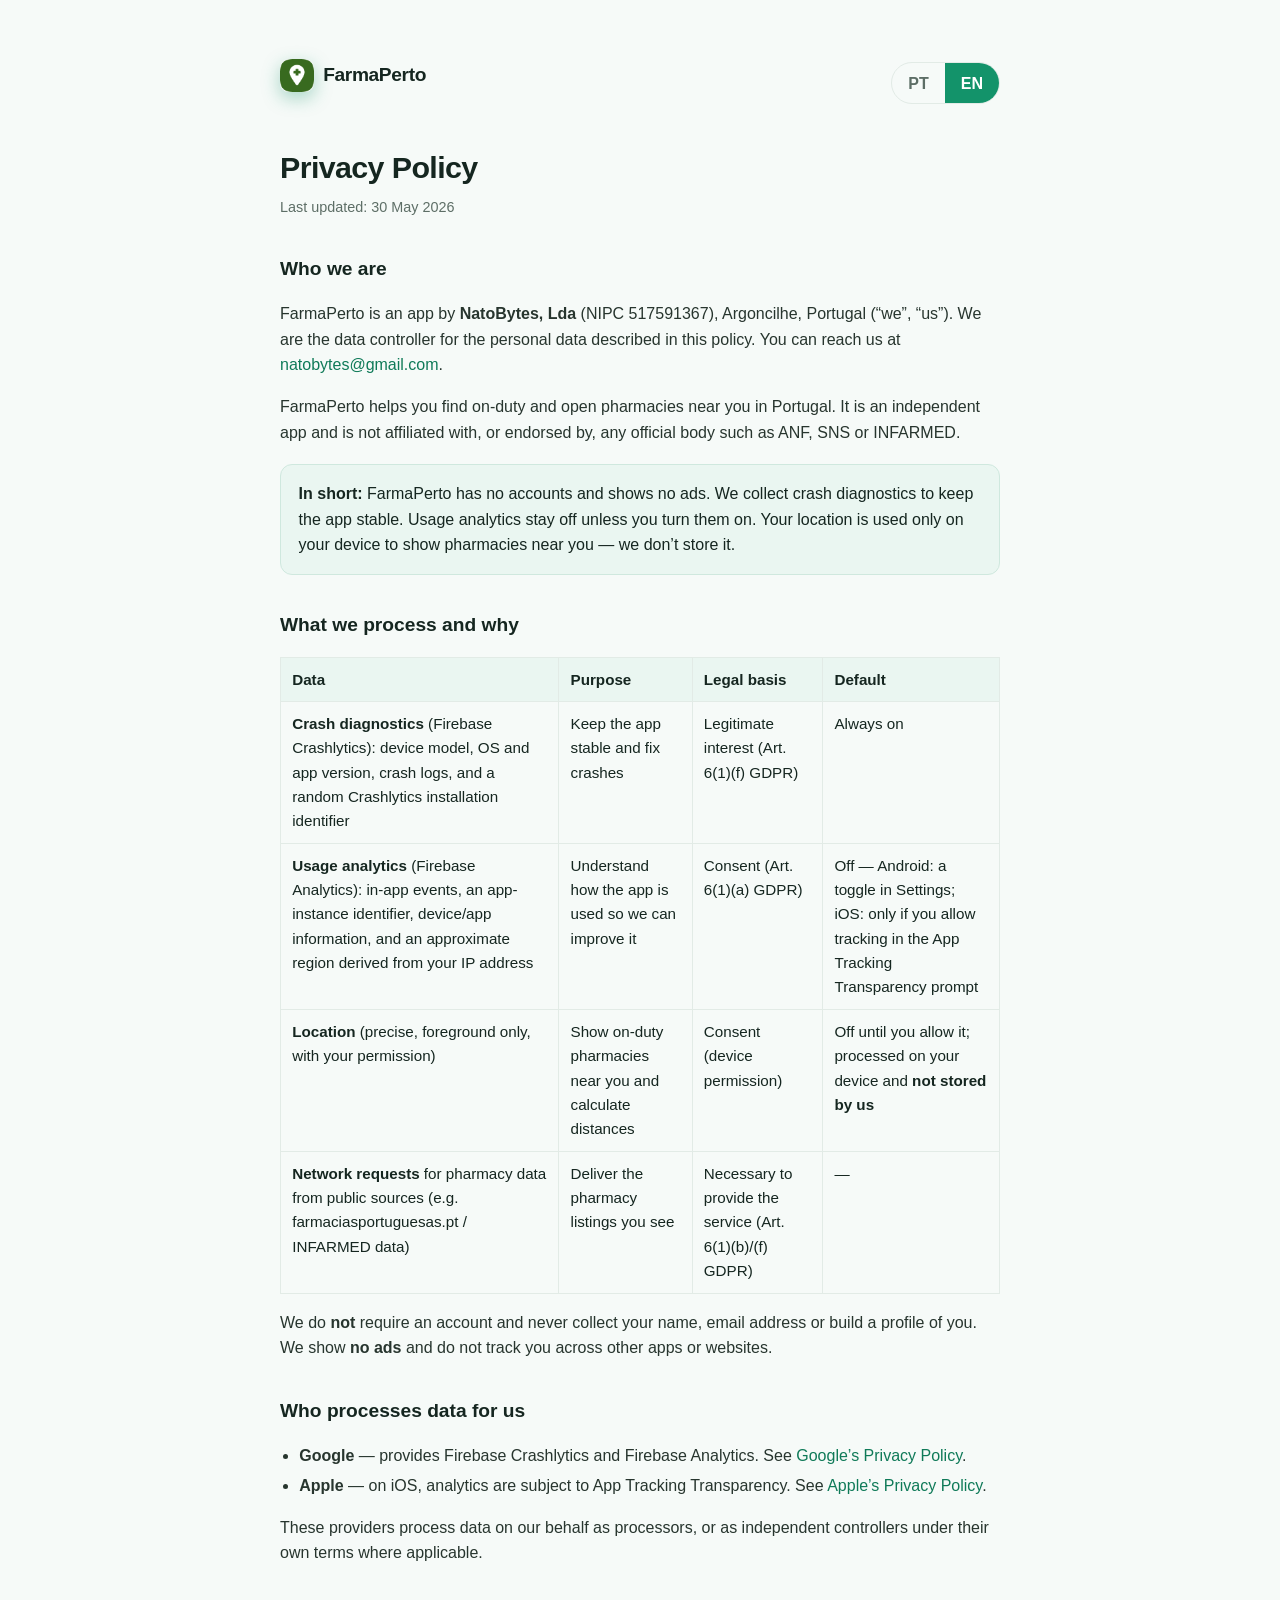
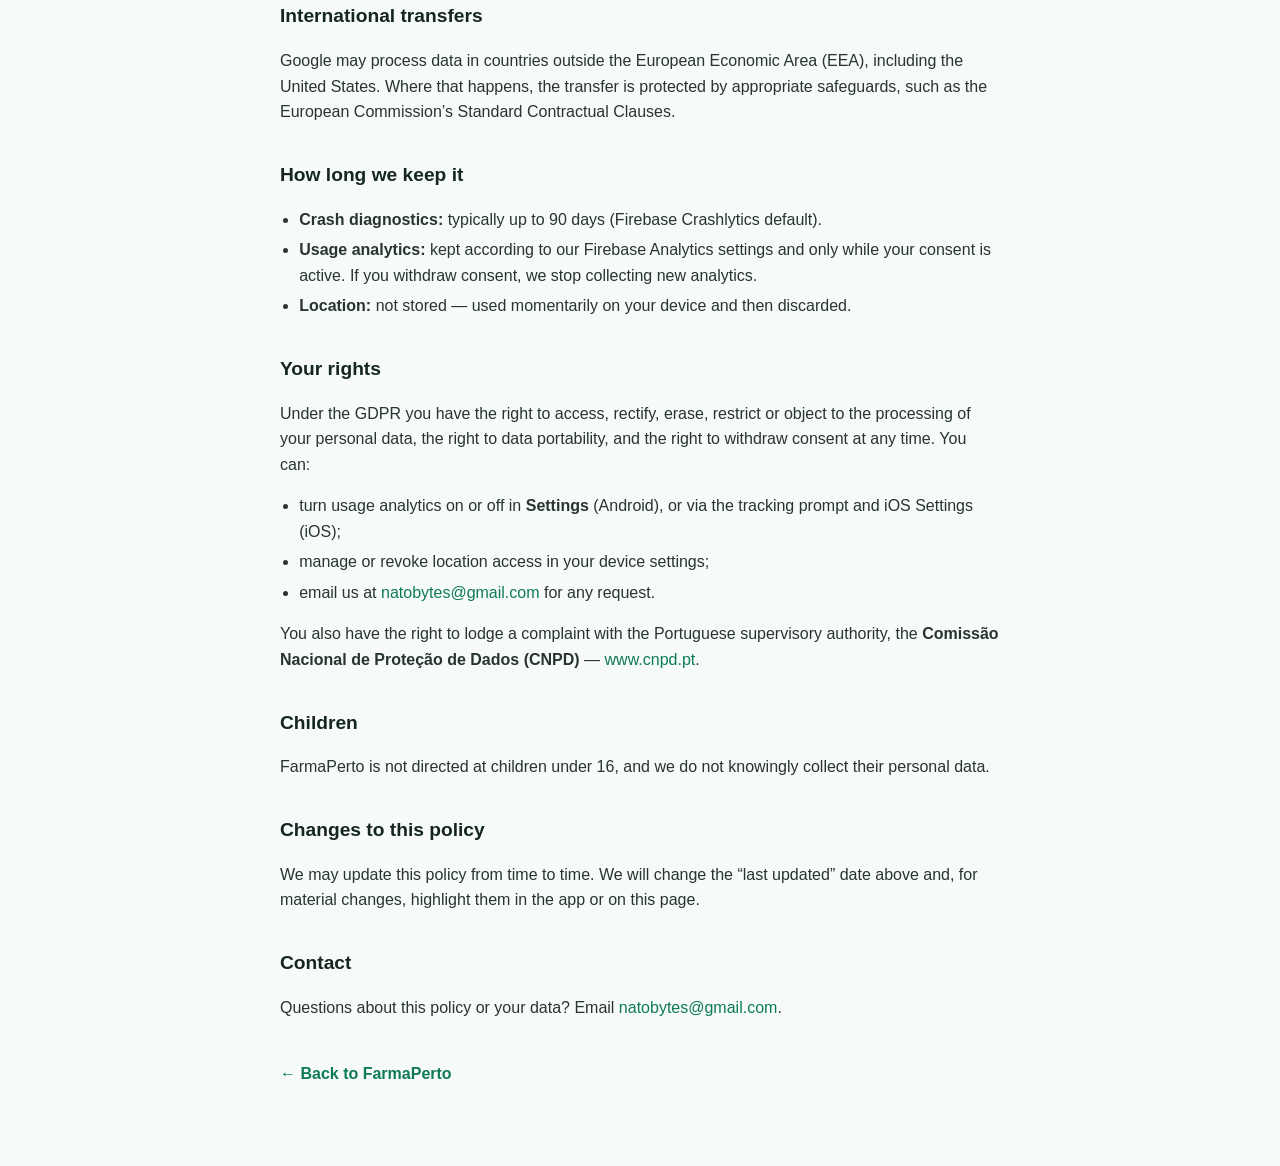
<file: FarmaPerto/privacy/index.html>
<!DOCTYPE html>
<html lang="pt">
<head>
  <meta charset="utf-8">
  <meta name="viewport" content="width=device-width, initial-scale=1">
  <!-- Analytics (Google Analytics 4 via gtag.js) -->
  <script src="/analytics.js"></script>
  <meta name="theme-color" content="#13936a">
  <title>Política de Privacidade — FarmaPerto</title>
  <meta name="description" content="Como o FarmaPerto trata os seus dados: diagnóstico de falhas, estatísticas opcionais e localização tratada no dispositivo para encontrar farmácias perto de si. / How FarmaPerto handles your data.">
  <link rel="icon" href="../assets/favicon.ico" sizes="any">
  <link rel="apple-touch-icon" href="../assets/apple-touch-icon.png">
  <link rel="stylesheet" href="../styles.css">
</head>
<body>
  <main class="legal">
    <div class="topbar">
      <a class="brand" href="../" style="text-decoration:none;color:inherit;font-size:1.2rem">
        <span class="mark" aria-hidden="true"></span><span>FarmaPerto</span>
      </a>
      <div class="langs" role="group" aria-label="Language / Idioma">
        <button type="button" data-set="pt">PT</button>
        <button type="button" data-set="en">EN</button>
      </div>
    </div>

    <!-- Portuguese -->
    <div data-lang="pt" class="show">
      <h1>Política de Privacidade</h1>
      <p class="updated">Última atualização: 30 de maio de 2026</p>

      <h2>Quem somos</h2>
      <p>O FarmaPerto é uma aplicação da <strong>NatoBytes, Lda</strong> (NIPC 517591367), Argoncilhe, Portugal (&ldquo;nós&rdquo;). Somos o responsável pelo tratamento dos dados pessoais descritos nesta política. Pode contactar-nos através de <a href="mailto:natobytes@gmail.com">natobytes@gmail.com</a>.</p>
      <p>O FarmaPerto ajuda-o a encontrar as farmácias de serviço e abertas mais perto de si, em Portugal. É uma aplicação independente e não está associada nem é apoiada por qualquer entidade oficial, como a ANF, o SNS ou o INFARMED.</p>

      <div class="callout">
        <strong>Em resumo:</strong> o FarmaPerto não tem contas nem mostra publicidade. Recolhemos diagnósticos de falhas para manter a aplicação estável. As estatísticas de utilização estão desativadas a menos que as ative. A sua localização é usada apenas no seu dispositivo para mostrar farmácias perto de si — não a guardamos.
      </div>

      <h2>Que dados tratamos e porquê</h2>
      <table>
        <thead>
          <tr><th>Dados</th><th>Finalidade</th><th>Fundamento jurídico</th><th>Predefinição</th></tr>
        </thead>
        <tbody>
          <tr>
            <td><strong>Diagnóstico de falhas</strong> (Firebase Crashlytics): modelo do dispositivo, versão do sistema e da aplicação, registos da falha e um identificador aleatório de instalação do Crashlytics</td>
            <td>Manter a aplicação estável e corrigir falhas</td>
            <td>Interesse legítimo (art. 6.º, n.º 1, al. f) do RGPD)</td>
            <td>Sempre ativo</td>
          </tr>
          <tr>
            <td><strong>Estatísticas de utilização</strong> (Firebase Analytics): eventos na aplicação, um identificador da instância da aplicação, informação do dispositivo/aplicação e uma região aproximada obtida a partir do seu endereço IP</td>
            <td>Perceber como a aplicação é usada para a podermos melhorar</td>
            <td>Consentimento (art. 6.º, n.º 1, al. a) do RGPD)</td>
            <td>Desativado — Android: um interruptor nas Definições; iOS: apenas se permitir o rastreio no pedido de Transparência de Rastreio de Apps (ATT)</td>
          </tr>
          <tr>
            <td><strong>Localização</strong> (precisa, apenas em primeiro plano, com a sua permissão)</td>
            <td>Mostrar as farmácias de serviço perto de si e calcular distâncias</td>
            <td>Consentimento (permissão do dispositivo)</td>
            <td>Desativada até a permitir; tratada no seu dispositivo e <strong>não guardada por nós</strong></td>
          </tr>
          <tr>
            <td><strong>Pedidos de rede</strong> para obter os dados das farmácias de fontes públicas (p. ex. dados de farmaciasportuguesas.pt / INFARMED)</td>
            <td>Disponibilizar a lista de farmácias que vê</td>
            <td>Necessário para prestar o serviço (art. 6.º, n.º 1, al. b)/f) do RGPD)</td>
            <td>—</td>
          </tr>
        </tbody>
      </table>
      <p><strong>Não</strong> exigimos qualquer conta e nunca recolhemos o seu nome, endereço de e-mail nem criamos um perfil sobre si. Não mostramos <strong>publicidade</strong> e não o rastreamos noutras aplicações ou sites.</p>

      <h2>Quem trata os dados por nós</h2>
      <ul>
        <li><strong>Google</strong> — fornece o Firebase Crashlytics e o Firebase Analytics. Consulte a <a href="https://policies.google.com/privacy" target="_blank" rel="noopener">Política de Privacidade da Google</a>.</li>
        <li><strong>Apple</strong> — no iOS, as estatísticas estão sujeitas à Transparência de Rastreio de Apps. Consulte a <a href="https://www.apple.com/legal/privacy/" target="_blank" rel="noopener">Política de Privacidade da Apple</a>.</li>
      </ul>
      <p>Estes fornecedores tratam os dados em nosso nome, na qualidade de subcontratantes, ou como responsáveis independentes ao abrigo dos seus próprios termos, quando aplicável.</p>

      <h2>Transferências internacionais</h2>
      <p>A Google pode tratar dados em países fora do Espaço Económico Europeu (EEE), incluindo os Estados Unidos. Quando tal acontece, a transferência é protegida por garantias adequadas, como as Cláusulas Contratuais-Tipo da Comissão Europeia.</p>

      <h2>Durante quanto tempo guardamos</h2>
      <ul>
        <li><strong>Diagnóstico de falhas:</strong> normalmente até 90 dias (predefinição do Firebase Crashlytics).</li>
        <li><strong>Estatísticas de utilização:</strong> guardadas de acordo com as nossas definições do Firebase Analytics e apenas enquanto o seu consentimento estiver ativo. Se retirar o consentimento, deixamos de recolher novas estatísticas.</li>
        <li><strong>Localização:</strong> não é guardada — é usada momentaneamente no seu dispositivo e depois descartada.</li>
      </ul>

      <h2>Os seus direitos</h2>
      <p>Ao abrigo do RGPD, tem o direito de aceder, retificar, apagar, limitar ou opor-se ao tratamento dos seus dados pessoais, o direito à portabilidade dos dados e o direito de retirar o consentimento a qualquer momento. Pode:</p>
      <ul>
        <li>ativar ou desativar as estatísticas de utilização nas <strong>Definições</strong> (Android), ou através do pedido de rastreio e das Definições do iOS (iOS);</li>
        <li>gerir ou revogar o acesso à localização nas definições do seu dispositivo;</li>
        <li>enviar-nos um pedido para <a href="mailto:natobytes@gmail.com">natobytes@gmail.com</a>.</li>
      </ul>
      <p>Tem também o direito de apresentar uma reclamação à autoridade de controlo portuguesa, a <strong>Comissão Nacional de Proteção de Dados (CNPD)</strong> — <a href="https://www.cnpd.pt" target="_blank" rel="noopener">www.cnpd.pt</a>.</p>

      <h2>Crianças</h2>
      <p>O FarmaPerto não se destina a menores de 16 anos e não recolhemos intencionalmente os seus dados pessoais.</p>

      <h2>Alterações a esta política</h2>
      <p>Podemos atualizar esta política periodicamente. Alteraremos a data de &ldquo;última atualização&rdquo; acima e, no caso de alterações relevantes, destacá-las-emos na aplicação ou nesta página.</p>

      <h2>Contacto</h2>
      <p>Tem dúvidas sobre esta política ou sobre os seus dados? Escreva para <a href="mailto:natobytes@gmail.com">natobytes@gmail.com</a>.</p>

      <p style="margin-top:2.5rem"><a class="back" href="../">&larr; Voltar ao FarmaPerto</a></p>
    </div>

    <!-- English -->
    <div data-lang="en">
      <h1>Privacy Policy</h1>
      <p class="updated">Last updated: 30 May 2026</p>

      <h2>Who we are</h2>
      <p>FarmaPerto is an app by <strong>NatoBytes, Lda</strong> (NIPC 517591367), Argoncilhe, Portugal (&ldquo;we&rdquo;, &ldquo;us&rdquo;). We are the data controller for the personal data described in this policy. You can reach us at <a href="mailto:natobytes@gmail.com">natobytes@gmail.com</a>.</p>
      <p>FarmaPerto helps you find on-duty and open pharmacies near you in Portugal. It is an independent app and is not affiliated with, or endorsed by, any official body such as ANF, SNS or INFARMED.</p>

      <div class="callout">
        <strong>In short:</strong> FarmaPerto has no accounts and shows no ads. We collect crash diagnostics to keep the app stable. Usage analytics stay off unless you turn them on. Your location is used only on your device to show pharmacies near you — we don&rsquo;t store it.
      </div>

      <h2>What we process and why</h2>
      <table>
        <thead>
          <tr><th>Data</th><th>Purpose</th><th>Legal basis</th><th>Default</th></tr>
        </thead>
        <tbody>
          <tr>
            <td><strong>Crash diagnostics</strong> (Firebase Crashlytics): device model, OS and app version, crash logs, and a random Crashlytics installation identifier</td>
            <td>Keep the app stable and fix crashes</td>
            <td>Legitimate interest (Art. 6(1)(f) GDPR)</td>
            <td>Always on</td>
          </tr>
          <tr>
            <td><strong>Usage analytics</strong> (Firebase Analytics): in-app events, an app-instance identifier, device/app information, and an approximate region derived from your IP address</td>
            <td>Understand how the app is used so we can improve it</td>
            <td>Consent (Art. 6(1)(a) GDPR)</td>
            <td>Off — Android: a toggle in Settings; iOS: only if you allow tracking in the App Tracking Transparency prompt</td>
          </tr>
          <tr>
            <td><strong>Location</strong> (precise, foreground only, with your permission)</td>
            <td>Show on-duty pharmacies near you and calculate distances</td>
            <td>Consent (device permission)</td>
            <td>Off until you allow it; processed on your device and <strong>not stored by us</strong></td>
          </tr>
          <tr>
            <td><strong>Network requests</strong> for pharmacy data from public sources (e.g. farmaciasportuguesas.pt / INFARMED data)</td>
            <td>Deliver the pharmacy listings you see</td>
            <td>Necessary to provide the service (Art. 6(1)(b)/(f) GDPR)</td>
            <td>—</td>
          </tr>
        </tbody>
      </table>
      <p>We do <strong>not</strong> require an account and never collect your name, email address or build a profile of you. We show <strong>no ads</strong> and do not track you across other apps or websites.</p>

      <h2>Who processes data for us</h2>
      <ul>
        <li><strong>Google</strong> — provides Firebase Crashlytics and Firebase Analytics. See <a href="https://policies.google.com/privacy" target="_blank" rel="noopener">Google&rsquo;s Privacy Policy</a>.</li>
        <li><strong>Apple</strong> — on iOS, analytics are subject to App Tracking Transparency. See <a href="https://www.apple.com/legal/privacy/" target="_blank" rel="noopener">Apple&rsquo;s Privacy Policy</a>.</li>
      </ul>
      <p>These providers process data on our behalf as processors, or as independent controllers under their own terms where applicable.</p>

      <h2>International transfers</h2>
      <p>Google may process data in countries outside the European Economic Area (EEA), including the United States. Where that happens, the transfer is protected by appropriate safeguards, such as the European Commission&rsquo;s Standard Contractual Clauses.</p>

      <h2>How long we keep it</h2>
      <ul>
        <li><strong>Crash diagnostics:</strong> typically up to 90 days (Firebase Crashlytics default).</li>
        <li><strong>Usage analytics:</strong> kept according to our Firebase Analytics settings and only while your consent is active. If you withdraw consent, we stop collecting new analytics.</li>
        <li><strong>Location:</strong> not stored — used momentarily on your device and then discarded.</li>
      </ul>

      <h2>Your rights</h2>
      <p>Under the GDPR you have the right to access, rectify, erase, restrict or object to the processing of your personal data, the right to data portability, and the right to withdraw consent at any time. You can:</p>
      <ul>
        <li>turn usage analytics on or off in <strong>Settings</strong> (Android), or via the tracking prompt and iOS Settings (iOS);</li>
        <li>manage or revoke location access in your device settings;</li>
        <li>email us at <a href="mailto:natobytes@gmail.com">natobytes@gmail.com</a> for any request.</li>
      </ul>
      <p>You also have the right to lodge a complaint with the Portuguese supervisory authority, the <strong>Comissão Nacional de Proteção de Dados (CNPD)</strong> — <a href="https://www.cnpd.pt" target="_blank" rel="noopener">www.cnpd.pt</a>.</p>

      <h2>Children</h2>
      <p>FarmaPerto is not directed at children under 16, and we do not knowingly collect their personal data.</p>

      <h2>Changes to this policy</h2>
      <p>We may update this policy from time to time. We will change the &ldquo;last updated&rdquo; date above and, for material changes, highlight them in the app or on this page.</p>

      <h2>Contact</h2>
      <p>Questions about this policy or your data? Email <a href="mailto:natobytes@gmail.com">natobytes@gmail.com</a>.</p>

      <p style="margin-top:2.5rem"><a class="back" href="../">&larr; Back to FarmaPerto</a></p>
    </div>
  </main>

  <script>
    (function () {
      function set(lang) {
        document.documentElement.lang = lang;
        document.title = lang === 'pt'
          ? 'Política de Privacidade — FarmaPerto'
          : 'Privacy Policy — FarmaPerto';
        document.querySelectorAll('[data-lang]').forEach(function (el) {
          el.classList.toggle('show', el.getAttribute('data-lang') === lang);
        });
        document.querySelectorAll('.langs button').forEach(function (b) {
          b.classList.toggle('active', b.getAttribute('data-set') === lang);
        });
        try { localStorage.setItem('fp_lang', lang); } catch (e) {}
      }
      var saved = null;
      try { saved = localStorage.getItem('fp_lang'); } catch (e) {}
      var initial = saved || ((navigator.language || 'pt').toLowerCase().indexOf('pt') === 0 ? 'pt' : 'en');
      document.querySelectorAll('.langs button').forEach(function (b) {
        b.addEventListener('click', function () { set(b.getAttribute('data-set')); });
      });
      set(initial);
    })();
  </script>
</body>
</html>
</file>
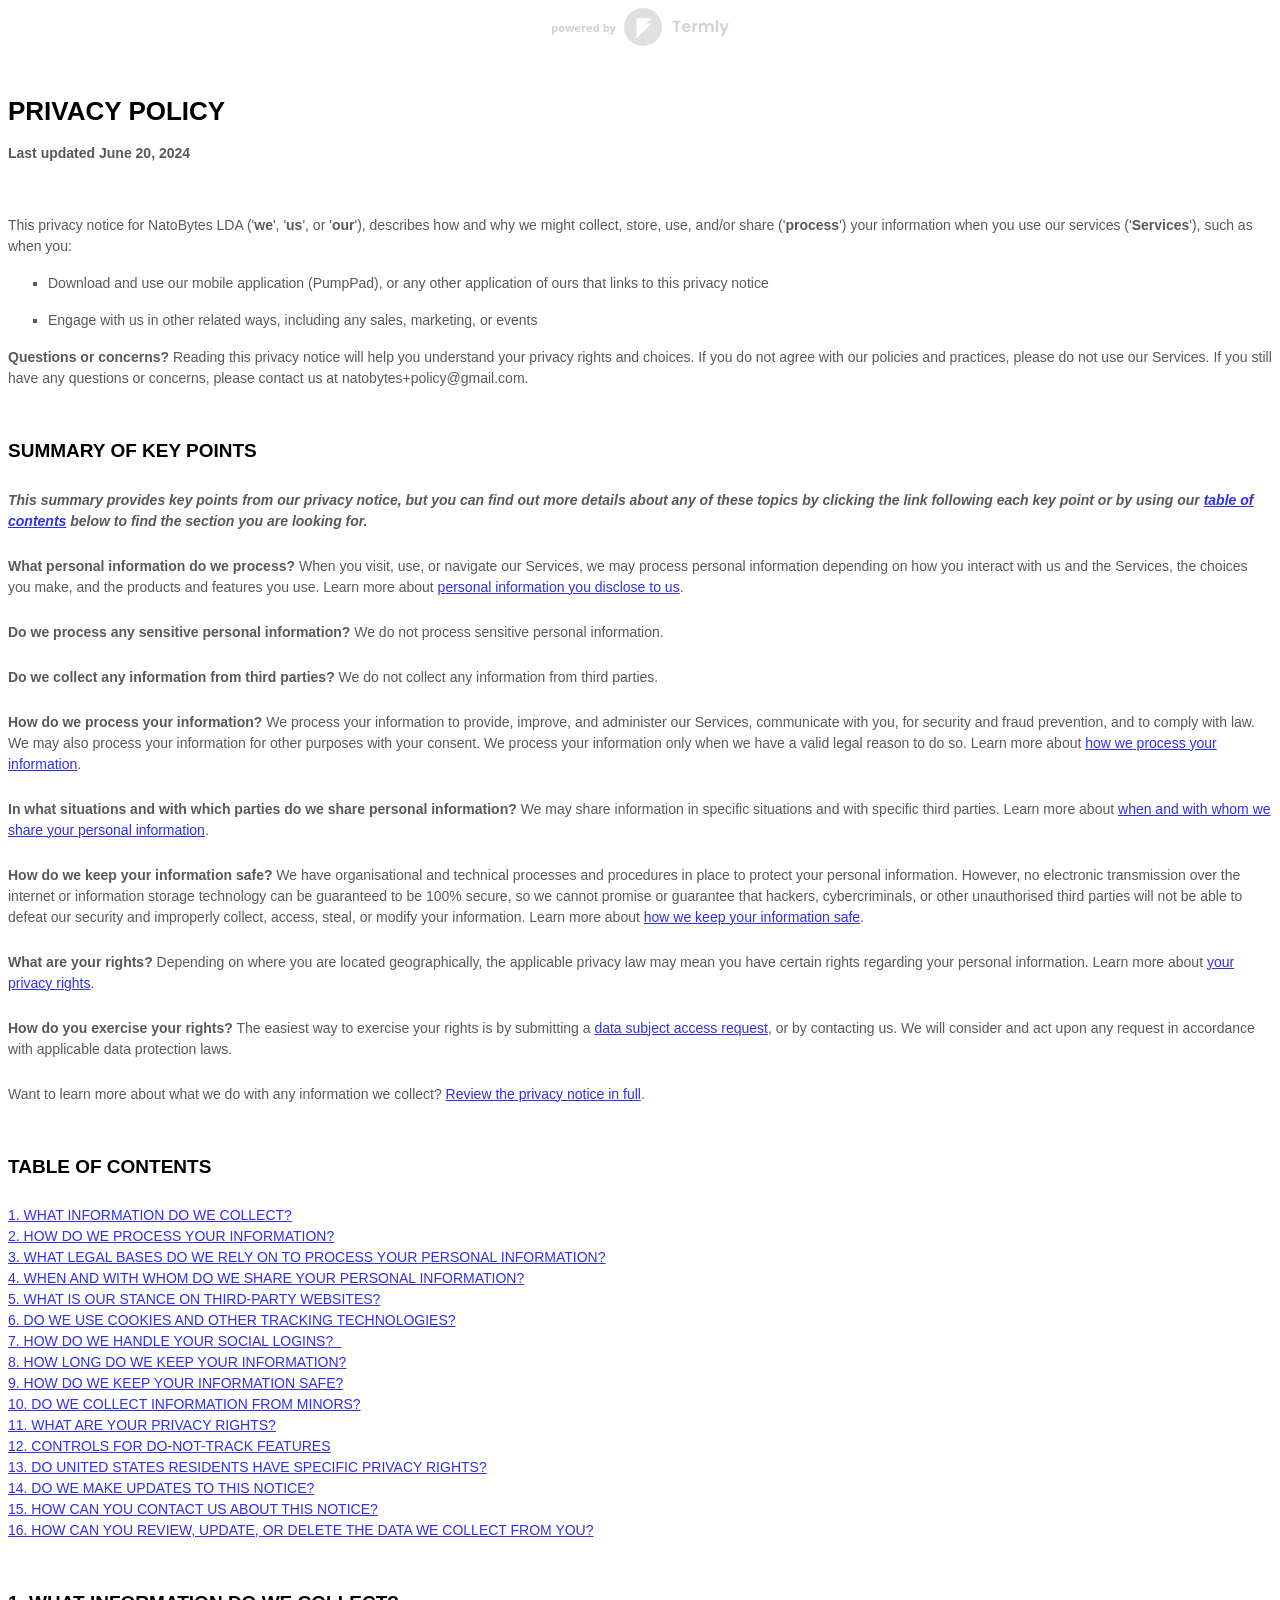
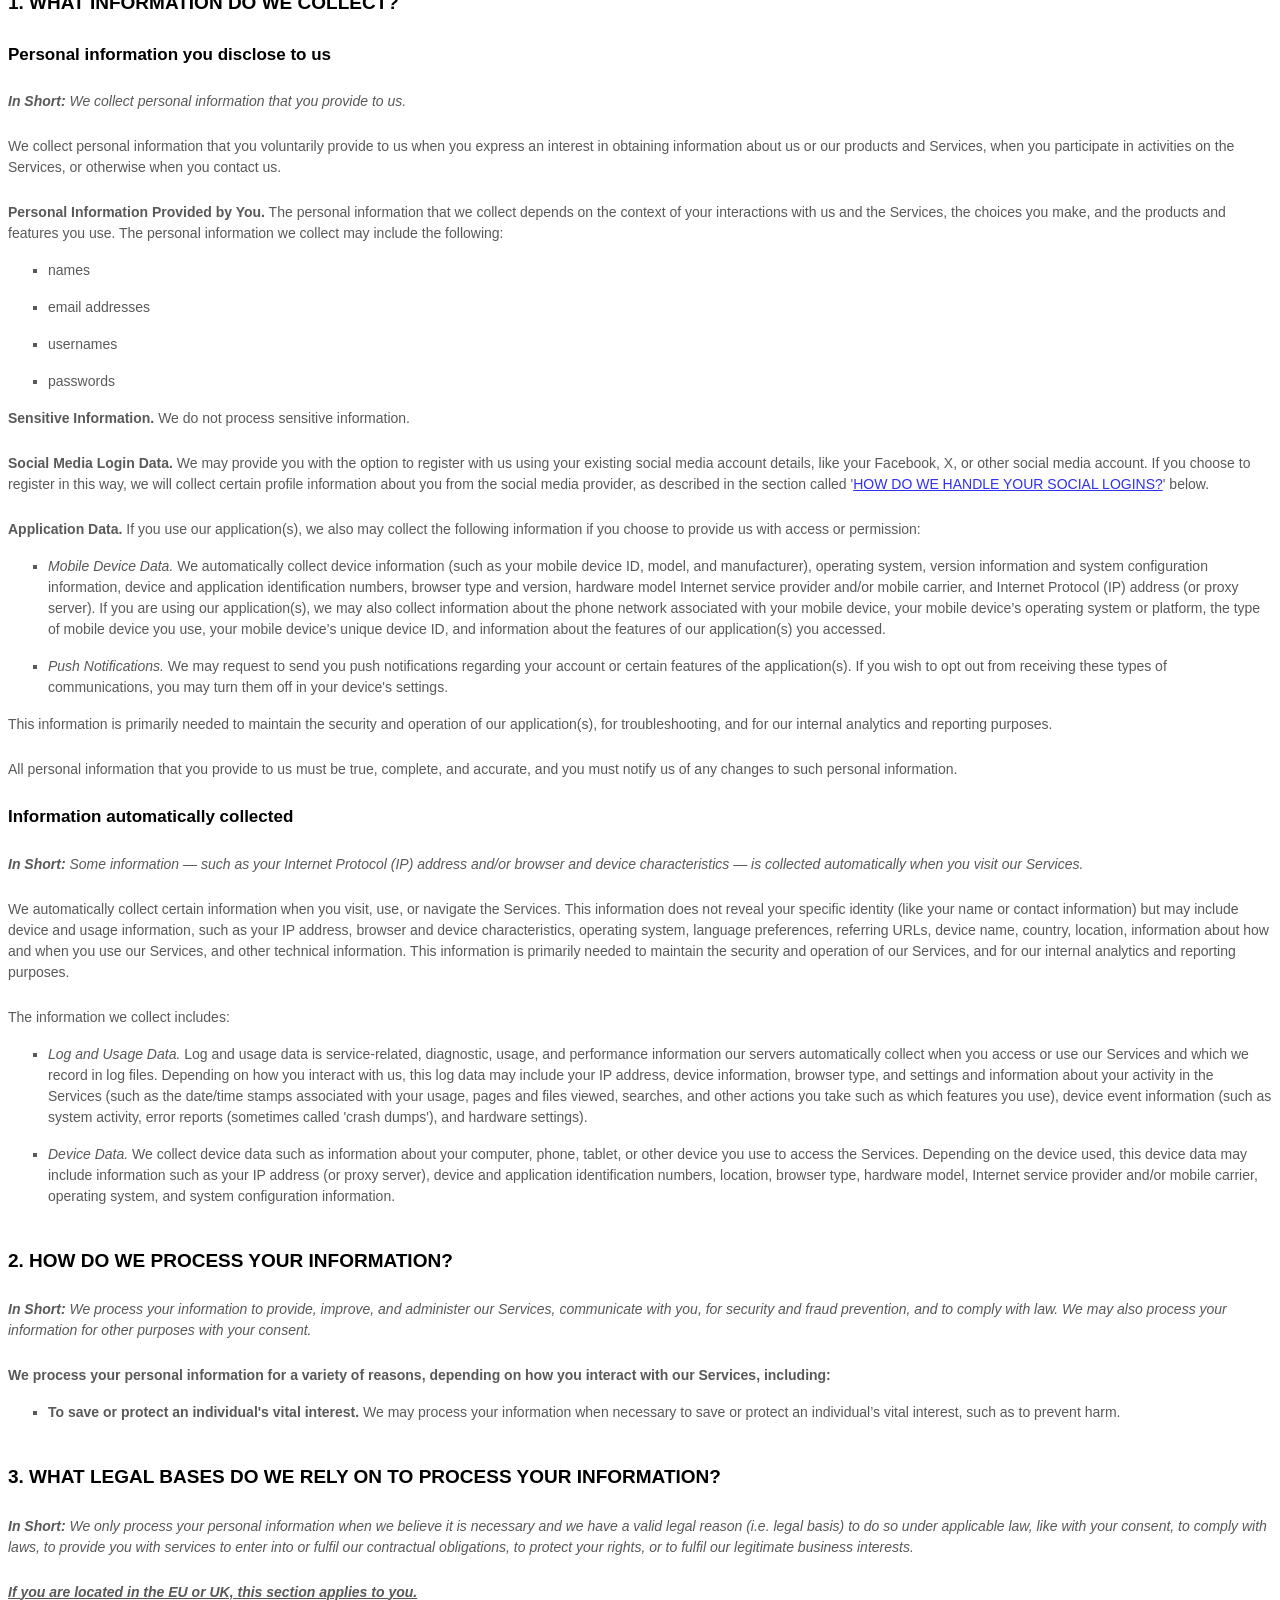
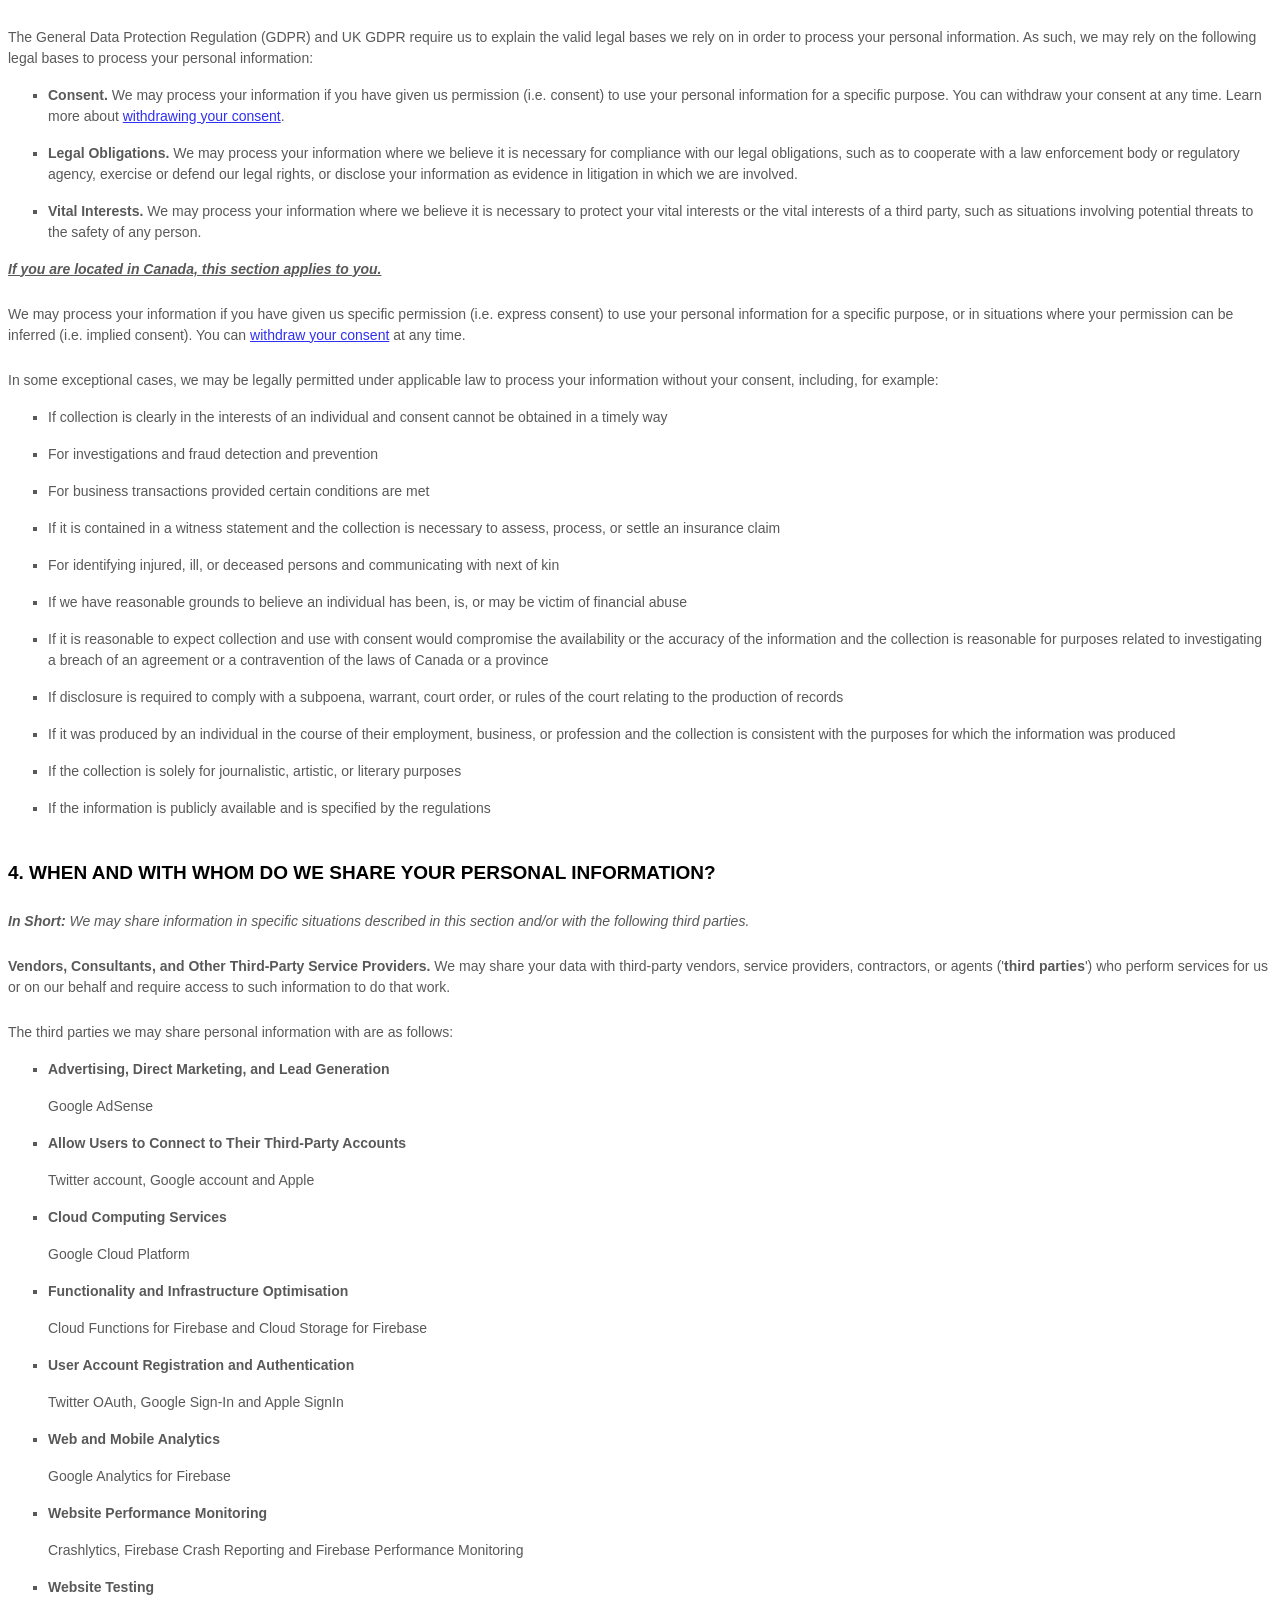
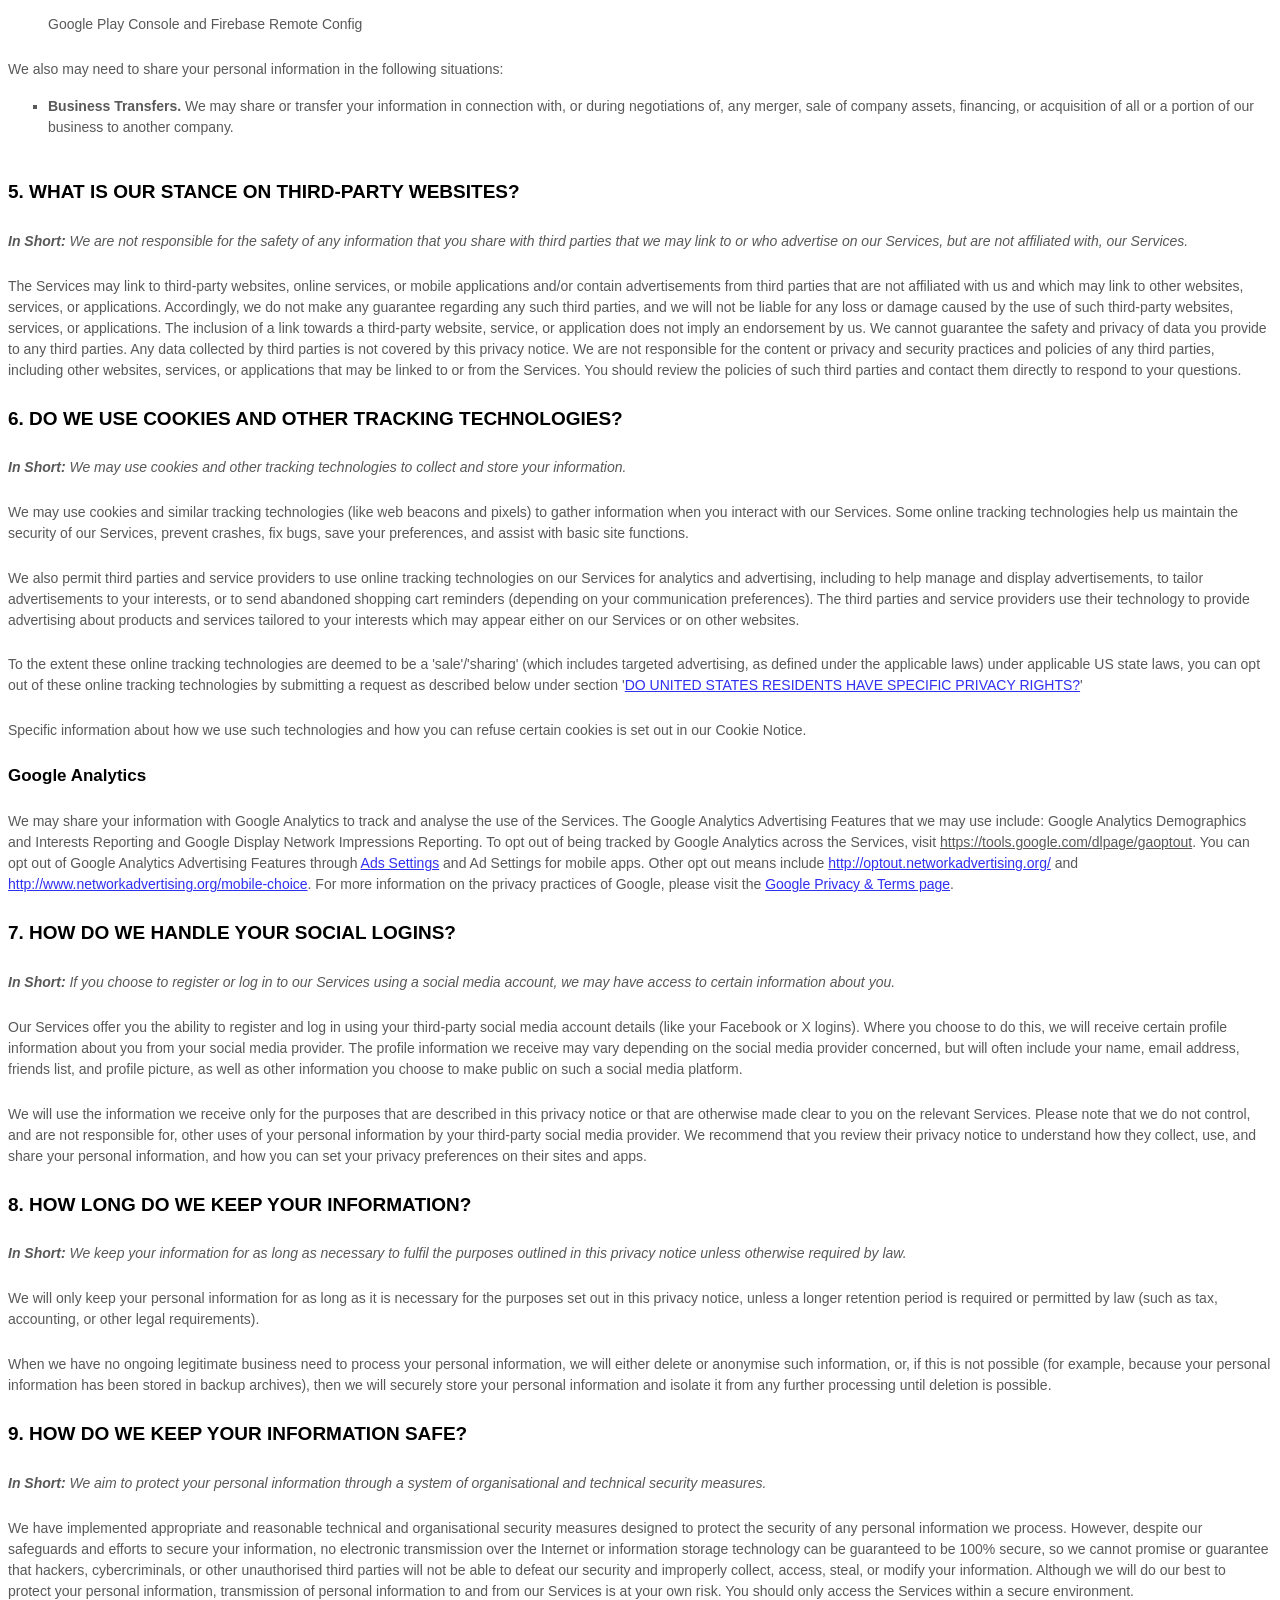
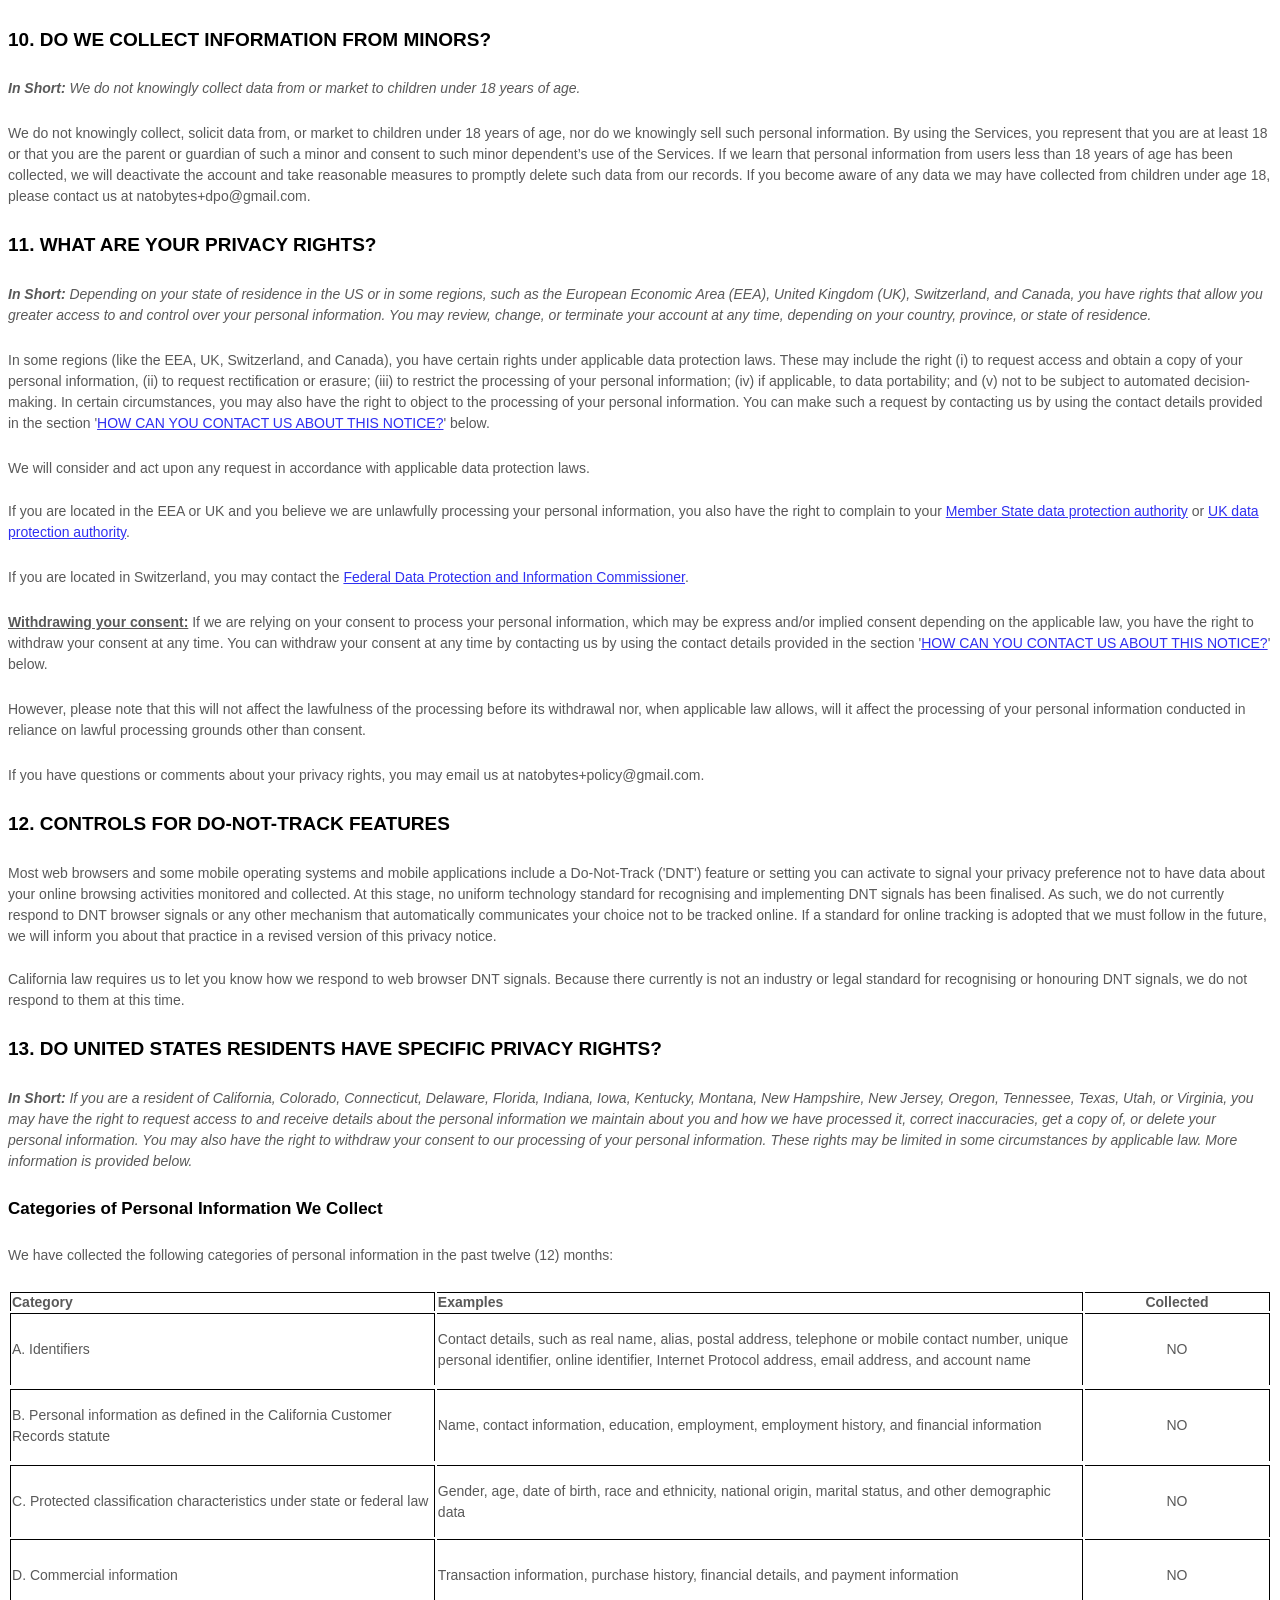
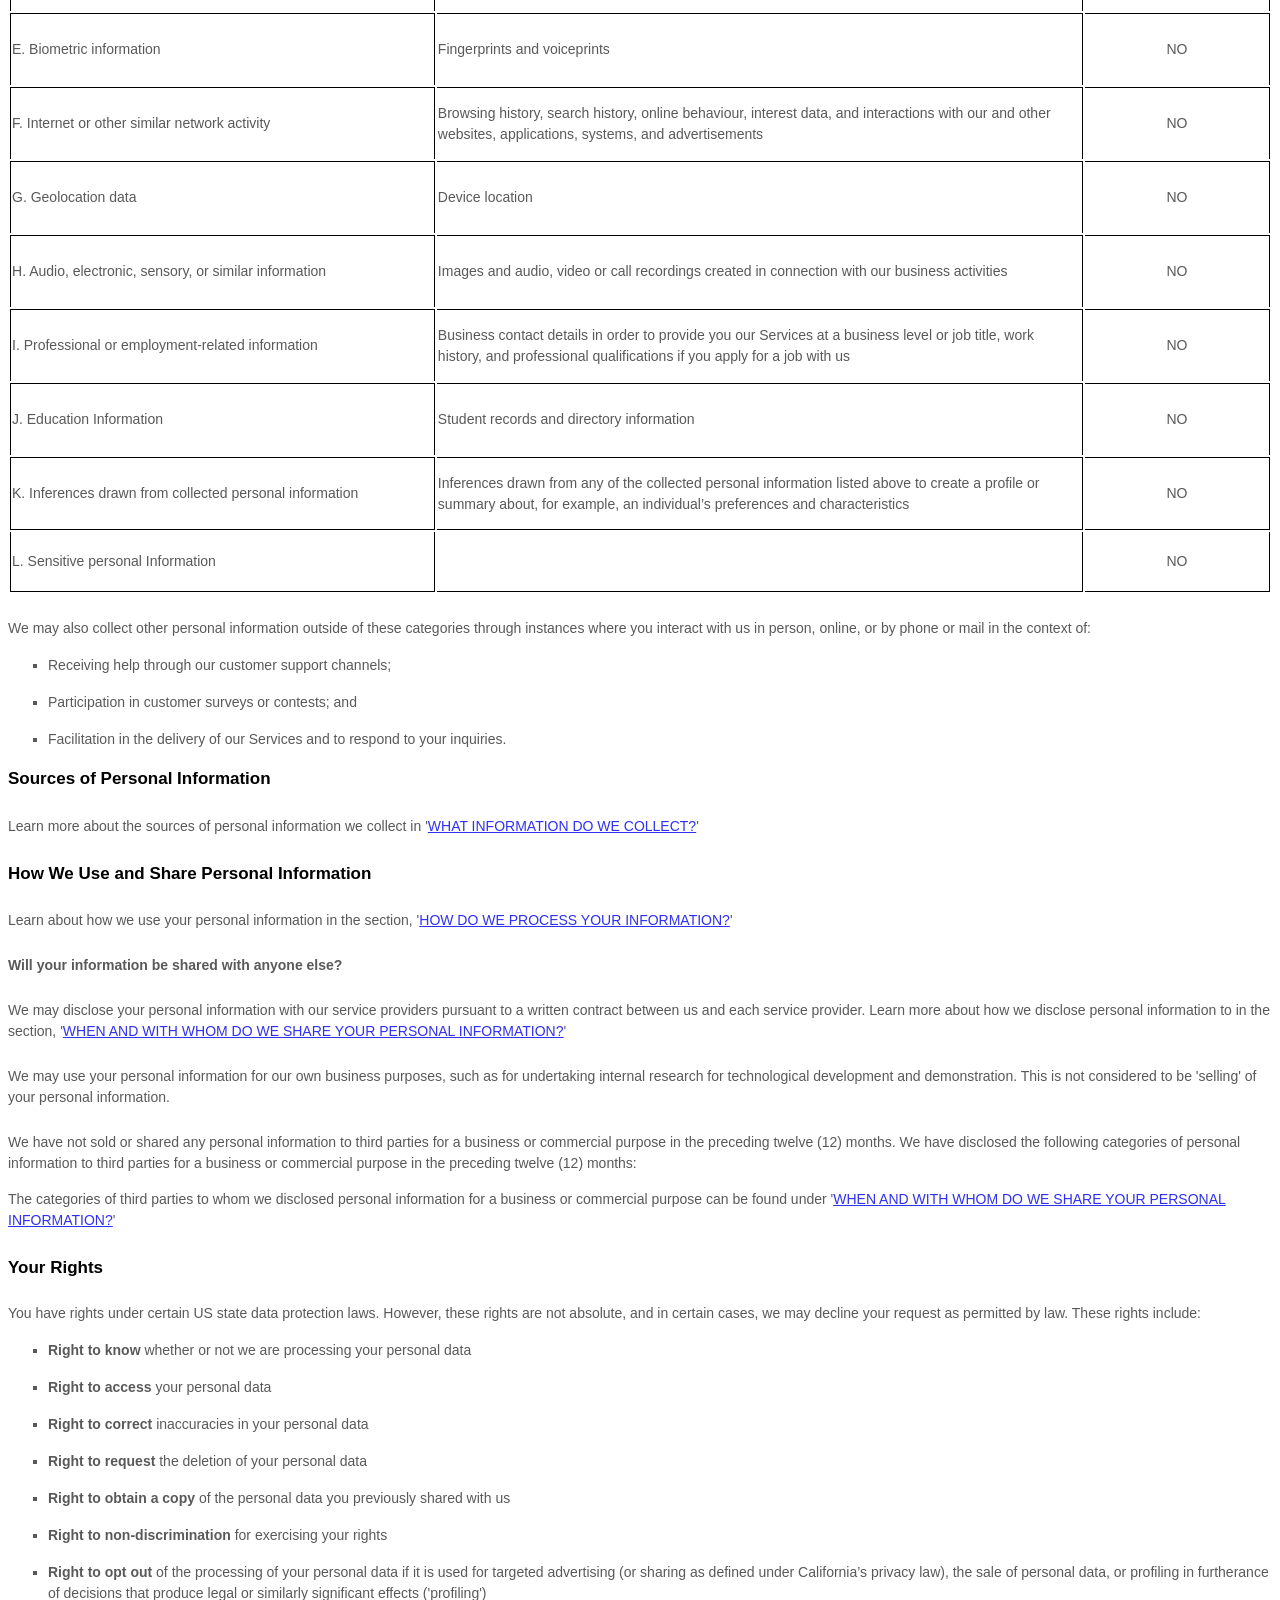
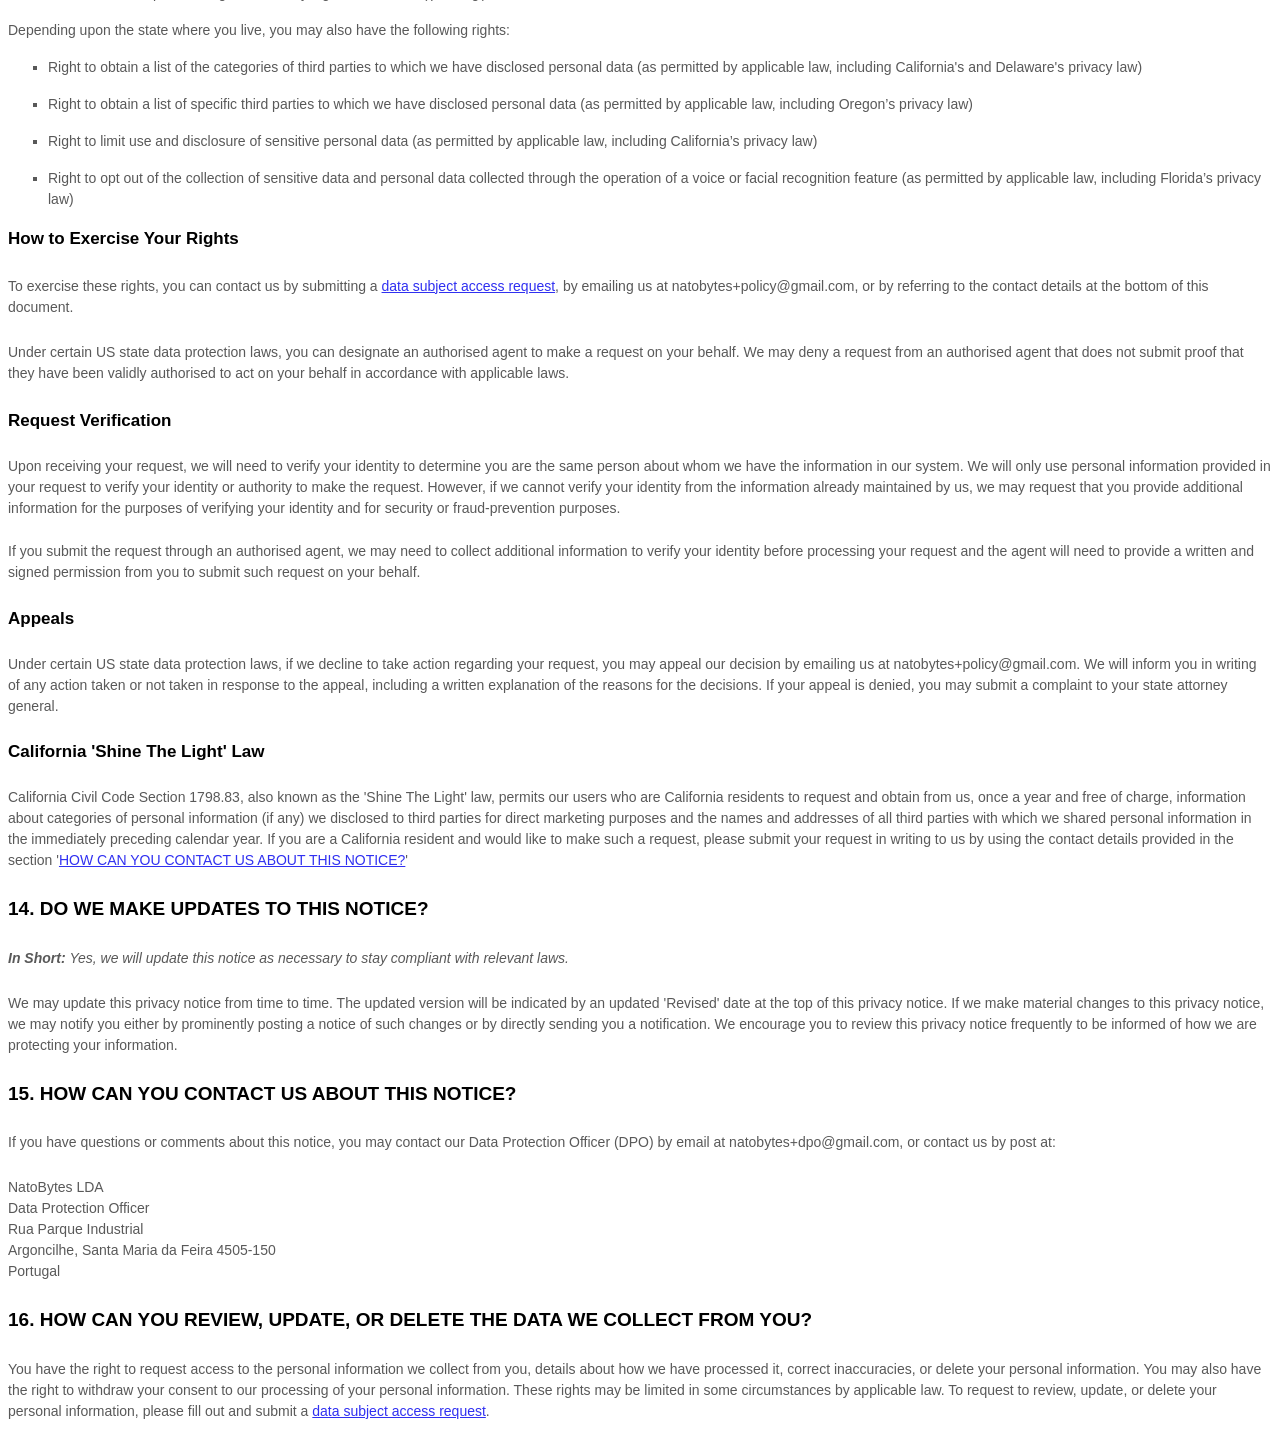
<file: privacy/pumppad.html>
<html>
    <body>
        <!-- Analytics (Google Analytics 4 via gtag.js) -->
        <script src="/analytics.js"></script>
        <style>
            [data-custom-class='body'], [data-custom-class='body'] * {
                    background: transparent !important;
                  }
          [data-custom-class='title'], [data-custom-class='title'] * {
                    font-family: Arial !important;
          font-size: 26px !important;
          color: #000000 !important;
                  }
          [data-custom-class='subtitle'], [data-custom-class='subtitle'] * {
                    font-family: Arial !important;
          color: #595959 !important;
          font-size: 14px !important;
                  }
          [data-custom-class='heading_1'], [data-custom-class='heading_1'] * {
                    font-family: Arial !important;
          font-size: 19px !important;
          color: #000000 !important;
                  }
          [data-custom-class='heading_2'], [data-custom-class='heading_2'] * {
                    font-family: Arial !important;
          font-size: 17px !important;
          color: #000000 !important;
                  }
          [data-custom-class='body_text'], [data-custom-class='body_text'] * {
                    color: #595959 !important;
          font-size: 14px !important;
          font-family: Arial !important;
                  }
          [data-custom-class='link'], [data-custom-class='link'] * {
                    color: #3030F1 !important;
          font-size: 14px !important;
          font-family: Arial !important;
          word-break: break-word !important;
                  }
          </style>
          <span style="display: block;margin: 0 auto 3.125rem;width: 11.125rem;height: 2.375rem;background: url([data-uri]) center no-repeat;"></span>
          
                <div data-custom-class="body">
                <div><strong><span style="font-size: 26px;"><span data-custom-class="title"><bdt class="block-component"></bdt><bdt class="question">PRIVACY POLICY</bdt><bdt class="statement-end-if-in-editor"></bdt></span></span></strong></div><div><br></div><div><span style="color: rgb(127, 127, 127);"><strong><span style="font-size: 15px;"><span data-custom-class="subtitle">Last updated <bdt class="question">June 20, 2024</bdt></span></span></strong></span></div><div><br></div><div><br></div><div><br></div><div style="line-height: 1.5;"><span style="color: rgb(127, 127, 127);"><span style="color: rgb(89, 89, 89); font-size: 15px;"><span data-custom-class="body_text">This privacy notice for <bdt class="question">NatoBytes LDA<bdt class="block-component"></bdt></bdt> (<bdt class="block-component"></bdt>'<strong>we</strong>', '<strong>us</strong>', or '<strong>our</strong>'<bdt class="else-block"></bdt></span><span data-custom-class="body_text">), describes how and why we might collect, store, use, and/or share (<bdt class="block-component"></bdt>'<strong>process</strong>'<bdt class="else-block"></bdt>) your information when you use our services (<bdt class="block-component"></bdt>'<strong>Services</strong>'<bdt class="else-block"></bdt>), such as when you:</span></span></span><span style="font-size: 15px;"><span style="color: rgb(127, 127, 127);"><span data-custom-class="body_text"><span style="color: rgb(89, 89, 89);"><span data-custom-class="body_text"><bdt class="block-component"></bdt></span></span></span></span></span></span></span></span></li></ul><div><bdt class="block-component"><span style="font-size: 15px;"><span style="font-size: 15px;"><span style="color: rgb(127, 127, 127);"><span data-custom-class="body_text"><span style="color: rgb(89, 89, 89);"><span data-custom-class="body_text"><bdt class="block-component"></bdt></span></span></span></span></span></span></bdt></div><ul><li data-custom-class="body_text" style="line-height: 1.5;"><span style="font-size: 15px; color: rgb(89, 89, 89);"><span style="font-size: 15px; color: rgb(89, 89, 89);"><span data-custom-class="body_text">Download and use<bdt class="block-component"></bdt> our mobile application<bdt class="block-component"></bdt> (<bdt class="question">PumpPad)<span style="font-size: 15px; color: rgb(89, 89, 89);"><span style="font-size: 15px; color: rgb(89, 89, 89);"><span data-custom-class="body_text"><span style="font-size: 15px;"><span style="color: rgb(89, 89, 89);"><span data-custom-class="body_text"><span style="font-size: 15px;"><span style="color: rgb(89, 89, 89);"><bdt class="statement-end-if-in-editor">,</bdt></span></span></span></span></span></span></span></span></bdt></span><span data-custom-class="body_text"><span style="font-size: 15px;"><span style="color: rgb(89, 89, 89);"><span data-custom-class="body_text"><span style="font-size: 15px;"><span style="color: rgb(89, 89, 89);"><bdt class="statement-end-if-in-editor"><bdt class="block-component"> or any other application of ours that links to this privacy notice</bdt></bdt></span></span></span></span></span></span></span></span></li></ul><div style="line-height: 1.5;"><span style="font-size: 15px;"><span style="color: rgb(127, 127, 127);"><span data-custom-class="body_text"><span style="color: rgb(89, 89, 89);"><span data-custom-class="body_text"><bdt class="block-component"></bdt></span></span></span></span></span></div><ul><li data-custom-class="body_text" style="line-height: 1.5;"><span style="font-size: 15px; color: rgb(89, 89, 89);"><span style="font-size: 15px; color: rgb(89, 89, 89);"><span data-custom-class="body_text">Engage with us in other related ways, including any sales, marketing, or events<span style="font-size: 15px;"><span style="color: rgb(89, 89, 89);"><span data-custom-class="body_text"><span style="font-size: 15px;"><span style="color: rgb(89, 89, 89);"><bdt class="statement-end-if-in-editor"></bdt></span></span></span></span></span></span></span></span></li></ul><div style="line-height: 1.5;"><span style="font-size: 15px;"><span style="color: rgb(127, 127, 127);"><span data-custom-class="body_text"><strong>Questions or concerns? </strong>Reading this privacy notice will help you understand your privacy rights and choices. If you do not agree with our policies and practices, please do not use our Services.<bdt class="block-component"></bdt> If you still have any questions or concerns, please contact us at <bdt class="question">natobytes+policy@gmail.com</bdt>.</span></span></span></div><div style="line-height: 1.5;"><br></div><div style="line-height: 1.5;"><br></div><div style="line-height: 1.5;"><strong><span style="font-size: 15px;"><span data-custom-class="heading_1">SUMMARY OF KEY POINTS</span></span></strong></div><div style="line-height: 1.5;"><br></div><div style="line-height: 1.5;"><span style="font-size: 15px;"><span data-custom-class="body_text"><strong><em>This summary provides key points from our privacy notice, but you can find out more details about any of these topics by clicking the link following each key point or by using our </em></strong></span></span><a data-custom-class="link" href="#toc"><span style="color: rgb(0, 58, 250); font-size: 15px;"><span data-custom-class="body_text"><strong><em>table of contents</em></strong></span></span></a><span style="font-size: 15px;"><span data-custom-class="body_text"><strong><em> below to find the section you are looking for.</em></strong></span></span></div><div style="line-height: 1.5;"><br></div><div style="line-height: 1.5;"><span style="font-size: 15px;"><span data-custom-class="body_text"><strong>What personal information do we process?</strong> When you visit, use, or navigate our Services, we may process personal information depending on how you interact with us and the Services, the choices you make, and the products and features you use. Learn more about </span></span><a data-custom-class="link" href="#personalinfo"><span style="color: rgb(0, 58, 250); font-size: 15px;"><span data-custom-class="body_text">personal information you disclose to us</span></span></a><span data-custom-class="body_text">.</span></div><div style="line-height: 1.5;"><br></div><div style="line-height: 1.5;"><span style="font-size: 15px;"><span data-custom-class="body_text"><strong>Do we process any sensitive personal information?</strong> <bdt class="block-component"></bdt>We do not process sensitive personal information.<bdt class="else-block"></bdt></span></span></div><div style="line-height: 1.5;"><br></div><div style="line-height: 1.5;"><span style="font-size: 15px;"><span data-custom-class="body_text"><strong>Do we collect any information from third parties?</strong> <bdt class="block-component"></bdt>We do not collect any information from third parties.<bdt class="else-block"></bdt></span></span></div><div style="line-height: 1.5;"><br></div><div style="line-height: 1.5;"><span style="font-size: 15px;"><span data-custom-class="body_text"><strong>How do we process your information?</strong> We process your information to provide, improve, and administer our Services, communicate with you, for security and fraud prevention, and to comply with law. We may also process your information for other purposes with your consent. We process your information only when we have a valid legal reason to do so. Learn more about </span></span><a data-custom-class="link" href="#infouse"><span style="color: rgb(0, 58, 250); font-size: 15px;"><span data-custom-class="body_text">how we process your information</span></span></a><span data-custom-class="body_text">.</span></div><div style="line-height: 1.5;"><br></div><div style="line-height: 1.5;"><span style="font-size: 15px;"><span data-custom-class="body_text"><strong>In what situations and with which <bdt class="block-component"></bdt>parties do we share personal information?</strong> We may share information in specific situations and with specific <bdt class="block-component"></bdt>third parties. Learn more about </span></span><a data-custom-class="link" href="#whoshare"><span style="color: rgb(0, 58, 250); font-size: 15px;"><span data-custom-class="body_text">when and with whom we share your personal information</span></span></a><span style="font-size: 15px;"><span data-custom-class="body_text">.<bdt class="block-component"></bdt></span></span></div><div style="line-height: 1.5;"><br></div><div style="line-height: 1.5;"><span style="font-size: 15px;"><span data-custom-class="body_text"><strong>How do we keep your information safe?</strong> We have <bdt class="block-component"></bdt>organisational<bdt class="else-block"></bdt> and technical processes and procedures in place to protect your personal information. However, no electronic transmission over the internet or information storage technology can be guaranteed to be 100% secure, so we cannot promise or guarantee that hackers, cybercriminals, or other <bdt class="block-component"></bdt>unauthorised<bdt class="else-block"></bdt> third parties will not be able to defeat our security and improperly collect, access, steal, or modify your information. Learn more about </span></span><a data-custom-class="link" href="#infosafe"><span style="color: rgb(0, 58, 250); font-size: 15px;"><span data-custom-class="body_text">how we keep your information safe</span></span></a><span data-custom-class="body_text">.</span><span style="font-size: 15px;"><span data-custom-class="body_text"><bdt class="statement-end-if-in-editor"></bdt></span></span></div><div style="line-height: 1.5;"><br></div><div style="line-height: 1.5;"><span style="font-size: 15px;"><span data-custom-class="body_text"><strong>What are your rights?</strong> Depending on where you are located geographically, the applicable privacy law may mean you have certain rights regarding your personal information. Learn more about </span></span><a data-custom-class="link" href="#privacyrights"><span style="color: rgb(0, 58, 250); font-size: 15px;"><span data-custom-class="body_text">your privacy rights</span></span></a><span data-custom-class="body_text">.</span></div><div style="line-height: 1.5;"><br></div><div style="line-height: 1.5;"><span style="font-size: 15px;"><span data-custom-class="body_text"><strong>How do you exercise your rights?</strong> The easiest way to exercise your rights is by <bdt class="block-component">submitting a </bdt></span></span><a data-custom-class="link" href="https://app.termly.io/notify/46147555-b515-466a-ab2f-362749ad940d" rel="noopener noreferrer" target="_blank"><span style="color: rgb(0, 58, 250); font-size: 15px;"><span data-custom-class="body_text">data subject access request</span></span></a><span style="font-size: 15px;"><span data-custom-class="body_text"><bdt class="block-component"></bdt>, or by contacting us. We will consider and act upon any request in accordance with applicable data protection laws.</span></span></div><div style="line-height: 1.5;"><br></div><div style="line-height: 1.5;"><span style="font-size: 15px;"><span data-custom-class="body_text">Want to learn more about what we do with any information we collect? </span></span><a data-custom-class="link" href="#toc"><span style="color: rgb(0, 58, 250); font-size: 15px;"><span data-custom-class="body_text">Review the privacy notice in full</span></span></a><span style="font-size: 15px;"><span data-custom-class="body_text">.</span></span></div><div style="line-height: 1.5;"><br></div><div style="line-height: 1.5;"><br></div><div id="toc" style="line-height: 1.5;"><span style="font-size: 15px;"><span style="color: rgb(127, 127, 127);"><span style="color: rgb(0, 0, 0);"><strong><span data-custom-class="heading_1">TABLE OF CONTENTS</span></strong></span></span></span></div><div style="line-height: 1.5;"><br></div><div style="line-height: 1.5;"><span style="font-size: 15px;"><a data-custom-class="link" href="#infocollect"><span style="color: rgb(0, 58, 250);">1. WHAT INFORMATION DO WE COLLECT?</span></a></span></div><div style="line-height: 1.5;"><span style="font-size: 15px;"><a data-custom-class="link" href="#infouse"><span style="color: rgb(0, 58, 250);">2. HOW DO WE PROCESS YOUR INFORMATION?<bdt class="block-component"></bdt></span></a></span></div><div style="line-height: 1.5;"><span style="font-size: 15px;"><a data-custom-class="link" href="#legalbases"><span style="color: rgb(0, 58, 250);">3. <span style="font-size: 15px;"><span style="color: rgb(0, 58, 250);">WHAT LEGAL BASES DO WE RELY ON TO PROCESS YOUR PERSONAL INFORMATION?</span></span><bdt class="statement-end-if-in-editor"></bdt></span></a></span></div><div style="line-height: 1.5;"><span style="font-size: 15px;"><span style="color: rgb(0, 58, 250);"><a data-custom-class="link" href="#whoshare">4. WHEN AND WITH WHOM DO WE SHARE YOUR PERSONAL INFORMATION?</a></span><span data-custom-class="body_text"><bdt class="block-component"></bdt></span></span></div><div style="line-height: 1.5;"><span style="color: rgb(0, 58, 250); font-size: 15px;"><a data-custom-class="link" href="#3pwebsites">5. WHAT IS OUR STANCE ON THIRD-PARTY WEBSITES?<bdt class="statement-end-if-in-editor"></bdt></a><span style="color: rgb(127, 127, 127);"><span style="color: rgb(89, 89, 89);"><span data-custom-class="body_text"><span style="color: rgb(89, 89, 89);"><bdt class="block-component"></bdt></span></span></span></span></span></div><div style="line-height: 1.5;"><span style="font-size: 15px;"><a data-custom-class="link" href="#cookies"><span style="color: rgb(0, 58, 250);">6. DO WE USE COOKIES AND OTHER TRACKING TECHNOLOGIES?</span></a><span style="color: rgb(127, 127, 127);"><span style="color: rgb(89, 89, 89);"><span data-custom-class="body_text"><span style="color: rgb(89, 89, 89);"><bdt class="statement-end-if-in-editor"></bdt></span></span><span data-custom-class="body_text"><span style="color: rgb(89, 89, 89);"><span style="color: rgb(89, 89, 89);"><span style="color: rgb(89, 89, 89);"><bdt class="block-component"></bdt></span></span></span></span></span></span></span></div><div style="line-height: 1.5;"><span style="font-size: 15px;"><a data-custom-class="link" href="#sociallogins"><span style="color: rgb(0, 58, 250);"><span style="color: rgb(0, 58, 250);"><span style="color: rgb(0, 58, 250);">7. HOW DO WE HANDLE YOUR SOCIAL LOGINS?</span></span> </span> </a><span style="color: rgb(127, 127, 127);"><span style="color: rgb(89, 89, 89);"><span data-custom-class="body_text"><span style="color: rgb(89, 89, 89);"><span style="color: rgb(89, 89, 89);"><span style="color: rgb(89, 89, 89);"><bdt class="statement-end-if-in-editor"></bdt></span></span><bdt class="block-component"></bdt></span></span></span></span></span></div><div style="line-height: 1.5;"><span style="font-size: 15px;"><a data-custom-class="link" href="#inforetain"><span style="color: rgb(0, 58, 250);">8. HOW LONG DO WE KEEP YOUR INFORMATION?</span></a><span style="color: rgb(127, 127, 127);"><span style="color: rgb(89, 89, 89);"><span data-custom-class="body_text"><span style="color: rgb(89, 89, 89);"><span style="color: rgb(89, 89, 89);"><bdt class="block-component"></bdt></span></span></span></span></span></span></div><div style="line-height: 1.5;"><span style="font-size: 15px;"><a data-custom-class="link" href="#infosafe"><span style="color: rgb(0, 58, 250);">9. HOW DO WE KEEP YOUR INFORMATION SAFE?</span></a><span style="color: rgb(127, 127, 127);"><span style="color: rgb(89, 89, 89);"><span data-custom-class="body_text"><span style="color: rgb(89, 89, 89);"><bdt class="statement-end-if-in-editor"></bdt><bdt class="block-component"></bdt></span></span></span></span></span></div><div style="line-height: 1.5;"><span style="font-size: 15px;"><a data-custom-class="link" href="#infominors"><span style="color: rgb(0, 58, 250);">10. DO WE COLLECT INFORMATION FROM MINORS?</span></a><span style="color: rgb(127, 127, 127);"><span style="color: rgb(89, 89, 89);"><span data-custom-class="body_text"><span style="color: rgb(89, 89, 89);"><bdt class="statement-end-if-in-editor"></bdt></span></span></span></span></span></div><div style="line-height: 1.5;"><span style="font-size: 15px;"><span style="color: rgb(0, 58, 250);"><a data-custom-class="link" href="#privacyrights">11. WHAT ARE YOUR PRIVACY RIGHTS?</a></span></span></div><div style="line-height: 1.5;"><span style="font-size: 15px;"><a data-custom-class="link" href="#DNT"><span style="color: rgb(0, 58, 250);">12. CONTROLS FOR DO-NOT-TRACK FEATURES<bdt class="block-component"></bdt></span></a></span></div><div style="line-height: 1.5;"><span style="font-size: 15px;"><a data-custom-class="link" href="#uslaws"><span style="color: rgb(0, 58, 250);">13. DO UNITED STATES RESIDENTS HAVE SPECIFIC PRIVACY RIGHTS?</span></a></span><bdt class="block-component"><span style="font-size: 15px;"><span data-custom-class="body_text"></span></bdt></span></div><div style="line-height: 1.5;"><bdt class="block-component"><span style="font-size: 15px;"></bdt><bdt class="block-component"></bdt><bdt class="block-component"></bdt><bdt class="block-component"></bdt><bdt class="block-component"></bdt><bdt class="block-component"></bdt><bdt class="block-component"></bdt><bdt class="block-component"></bdt><bdt class="block-component"></bdt><bdt class="block-component"></span></bdt></div><div style="line-height: 1.5;"><span style="font-size: 15px;"><a data-custom-class="link" href="#policyupdates"><span style="color: rgb(0, 58, 250);">14. DO WE MAKE UPDATES TO THIS NOTICE?</span></a></span></div><div style="line-height: 1.5;"><a data-custom-class="link" href="#contact"><span style="color: rgb(0, 58, 250); font-size: 15px;">15. HOW CAN YOU CONTACT US ABOUT THIS NOTICE?</span></a></div><div style="line-height: 1.5;"><a data-custom-class="link" href="#request"><span style="color: rgb(0, 58, 250);">16. HOW CAN YOU REVIEW, UPDATE, OR DELETE THE DATA WE COLLECT FROM YOU?</span></a></div><div style="line-height: 1.5;"><br></div><div style="line-height: 1.5;"><br></div><div id="infocollect" style="line-height: 1.5;"><span style="color: rgb(0, 0, 0);"><span style="color: rgb(0, 0, 0); font-size: 15px;"><span style="font-size: 15px; color: rgb(0, 0, 0);"><span style="font-size: 15px; color: rgb(0, 0, 0);"><span id="control" style="color: rgb(0, 0, 0);"><strong><span data-custom-class="heading_1">1. WHAT INFORMATION DO WE COLLECT?</span></strong></span></span></span></span></span></div><div style="line-height: 1.5;"><br></div><div id="personalinfo" style="line-height: 1.5;"><span data-custom-class="heading_2" style="color: rgb(0, 0, 0);"><span style="font-size: 15px;"><strong>Personal information you disclose to us</strong></span></span></div><div><div><br></div><div style="line-height: 1.5;"><span style="color: rgb(127, 127, 127);"><span style="color: rgb(89, 89, 89); font-size: 15px;"><span data-custom-class="body_text"><span style="font-size: 15px; color: rgb(89, 89, 89);"><span style="font-size: 15px; color: rgb(89, 89, 89);"><span data-custom-class="body_text"><strong><em>In Short:</em></strong></span></span></span></span><span data-custom-class="body_text"><span style="font-size: 15px; color: rgb(89, 89, 89);"><span style="font-size: 15px; color: rgb(89, 89, 89);"><span data-custom-class="body_text"><strong><em> </em></strong><em>We collect personal information that you provide to us.</em></span></span></span></span></span></span></div></div><div style="line-height: 1.5;"><br></div><div style="line-height: 1.5;"><span style="font-size: 15px; color: rgb(89, 89, 89);"><span style="font-size: 15px; color: rgb(89, 89, 89);"><span data-custom-class="body_text">We collect personal information that you voluntarily provide to us when you <span style="font-size: 15px;"><bdt class="block-component"></bdt></span></span><span data-custom-class="body_text">express an interest in obtaining information about us or our products and Services, when you participate in activities on the Services, or otherwise when you contact us.</span></span></span></span></div><div style="line-height: 1.5;"><br></div><div style="line-height: 1.5;"><span style="font-size: 15px; color: rgb(89, 89, 89);"><span style="font-size: 15px; color: rgb(89, 89, 89);"><span data-custom-class="body_text"><span style="font-size: 15px;"><bdt class="block-component"></bdt></span></span></span></span></div><div style="line-height: 1.5;"><span style="font-size: 15px; color: rgb(89, 89, 89);"><span style="font-size: 15px; color: rgb(89, 89, 89);"><span data-custom-class="body_text"><strong>Personal Information Provided by You.</strong> The personal information that we collect depends on the context of your interactions with us and the Services, the choices you make, and the products and features you use. The personal information we collect may include the following:<span style="font-size: 15px;"><span data-custom-class="body_text"><bdt class="forloop-component"></bdt></span></span></span></span></span></div><ul><li data-custom-class="body_text" style="line-height: 1.5;"><span style="font-size: 15px; color: rgb(89, 89, 89);"><span style="font-size: 15px; color: rgb(89, 89, 89);"><span data-custom-class="body_text"><span style="font-size: 15px;"><span data-custom-class="body_text"><bdt class="question">names</bdt></span></span></span></span></span></li></ul><div style="line-height: 1.5;"><span style="font-size: 15px; color: rgb(89, 89, 89);"><span style="font-size: 15px; color: rgb(89, 89, 89);"><span data-custom-class="body_text"><span style="font-size: 15px;"><span data-custom-class="body_text"><bdt class="forloop-component"></bdt></span></span></span></span></span></div><ul><li data-custom-class="body_text" style="line-height: 1.5;"><span style="font-size: 15px; color: rgb(89, 89, 89);"><span style="font-size: 15px; color: rgb(89, 89, 89);"><span data-custom-class="body_text"><span style="font-size: 15px;"><span data-custom-class="body_text"><bdt class="question">email addresses</bdt></span></span></span></span></span></li></ul><div style="line-height: 1.5;"><span style="font-size: 15px; color: rgb(89, 89, 89);"><span style="font-size: 15px; color: rgb(89, 89, 89);"><span data-custom-class="body_text"><span style="font-size: 15px;"><span data-custom-class="body_text"><bdt class="forloop-component"></bdt></span></span></span></span></span></div><ul><li data-custom-class="body_text" style="line-height: 1.5;"><span style="font-size: 15px; color: rgb(89, 89, 89);"><span style="font-size: 15px; color: rgb(89, 89, 89);"><span data-custom-class="body_text"><span style="font-size: 15px;"><span data-custom-class="body_text"><bdt class="question">usernames</bdt></span></span></span></span></span></li></ul><div style="line-height: 1.5;"><span style="font-size: 15px; color: rgb(89, 89, 89);"><span style="font-size: 15px; color: rgb(89, 89, 89);"><span data-custom-class="body_text"><span style="font-size: 15px;"><span data-custom-class="body_text"><bdt class="forloop-component"></bdt></span></span></span></span></span></div><ul><li data-custom-class="body_text" style="line-height: 1.5;"><span style="font-size: 15px; color: rgb(89, 89, 89);"><span style="font-size: 15px; color: rgb(89, 89, 89);"><span data-custom-class="body_text"><span style="font-size: 15px;"><span data-custom-class="body_text"><bdt class="question">passwords</bdt></span></span></span></span></span></li></ul><div style="line-height: 1.5;"><span style="font-size: 15px; color: rgb(89, 89, 89);"><span style="font-size: 15px; color: rgb(89, 89, 89);"><span data-custom-class="body_text"><span style="font-size: 15px;"><span data-custom-class="body_text"><bdt class="forloop-component"></bdt></span><span data-custom-class="body_text"><bdt class="statement-end-if-in-editor"></bdt></span></span></span></span></span></div><div id="sensitiveinfo" style="line-height: 1.5;"><span style="font-size: 15px;"><span data-custom-class="body_text"><strong>Sensitive Information.</strong> <bdt class="block-component"></bdt>We do not process sensitive information.</span></span></div><div style="line-height: 1.5;"><br></div><div style="line-height: 1.5;"><span style="font-size: 15px;"><span data-custom-class="body_text"><bdt class="else-block"></bdt></span></span><span style="font-size: 15px; color: rgb(89, 89, 89);"><span style="font-size: 15px; color: rgb(89, 89, 89);"><span data-custom-class="body_text"><span style="font-size: 15px;"><span data-custom-class="body_text"><bdt class="block-component"><bdt class="block-component"></bdt></bdt></span></span></span></span></span></div><div style="line-height: 1.5;"><span style="font-size: 15px; color: rgb(89, 89, 89);"><span style="font-size: 15px; color: rgb(89, 89, 89);"><span data-custom-class="body_text"><strong>Social Media Login Data. </strong>We may provide you with the option to register with us using your existing social media account details, like your Facebook, X, or other social media account. If you choose to register in this way, we will collect certain profile information about you from the social media provider, as described in the section called <bdt class="block-component"></bdt>'<bdt class="else-block"></bdt><span style="font-size: 15px;"><span data-custom-class="body_text"><span style="font-size: 15px;"><span style="color: rgb(0, 58, 250);"><a data-custom-class="link" href="#sociallogins">HOW DO WE HANDLE YOUR SOCIAL LOGINS?</a></span></span></span></span><bdt class="block-component"></bdt>'<bdt class="else-block"></bdt> below.</span></span></span></div><div style="line-height: 1.5;"><br></div><div style="line-height: 1.5;"><span style="font-size: 15px; color: rgb(89, 89, 89);"><span style="font-size: 15px; color: rgb(89, 89, 89);"><span data-custom-class="body_text"><span style="font-size: 15px;"><bdt class="statement-end-if-in-editor"><bdt class="statement-end-if-in-editor"></bdt></bdt></span></span></span></span><bdt class="block-component"><bdt class="block-component"></bdt></bdt></div><div style="line-height: 1.5;"><span data-custom-class="body_text"><span style="font-size: 15px;"><strong>Application Data.</strong> If you use our application(s), we also may collect the following information if you choose to provide us with access or permission:<bdt class="block-component"></bdt></span></span></li></ul><div style="line-height: 1.5;"><bdt class="block-component"><span style="font-size: 15px;"><span data-custom-class="body_text"></bdt></span></span></li></ul><div style="line-height: 1.5;"><bdt class="block-component"><span style="font-size: 15px;"><span data-custom-class="body_text"></span></span></bdt></div><ul><li data-custom-class="body_text" style="line-height: 1.5;"><span style="font-size: 15px;"><span data-custom-class="body_text"><em>Mobile Device Data.</em> We automatically collect device information (such as your mobile device ID, model, and manufacturer), operating system, version information and system configuration information, device and application identification numbers, browser type and version, hardware model Internet service provider and/or mobile carrier, and Internet Protocol (IP) address (or proxy server). If you are using our application(s), we may also collect information about the phone network associated with your mobile device, your mobile device’s operating system or platform, the type of mobile device you use, your mobile device’s unique device ID, and information about the features of our application(s) you accessed.<bdt class="statement-end-if-in-editor"></bdt></span></span></li></ul><div style="line-height: 1.5;"><bdt class="block-component"><span style="font-size: 15px;"><span data-custom-class="body_text"></span></span></bdt></div><ul><li data-custom-class="body_text" style="line-height: 1.5;"><span style="font-size: 15px;"><span data-custom-class="body_text"><em>Push Notifications.</em> We may request to send you push notifications regarding your account or certain features of the application(s). If you wish to opt out from receiving these types of communications, you may turn them off in your device's settings.<bdt class="statement-end-if-in-editor"></bdt></span></span></li></ul><div style="line-height: 1.5;"><span style="font-size: 15px;"><span data-custom-class="body_text">This information is primarily needed to maintain the security and operation of our application(s), for troubleshooting, and for our internal analytics and reporting purposes.</span></span></div><div style="line-height: 1.5;"><br></div><div style="line-height: 1.5;"><bdt class="statement-end-if-in-editor"><span style="font-size: 15px;"><span data-custom-class="body_text"></span></span></bdt></div><div style="line-height: 1.5;"><span style="font-size: 15px; color: rgb(89, 89, 89);"><span style="font-size: 15px; color: rgb(89, 89, 89);"><span data-custom-class="body_text">All personal information that you provide to us must be true, complete, and accurate, and you must notify us of any changes to such personal information.</span></span></span></div><div style="line-height: 1.5;"><br></div><div style="line-height: 1.5;"><span style="font-size: 15px; color: rgb(89, 89, 89);"><span style="font-size: 15px; color: rgb(89, 89, 89);"><span data-custom-class="body_text"><bdt class="block-component"></bdt></span></span></span></div><div style="line-height: 1.5;"><span data-custom-class="heading_2" style="color: rgb(0, 0, 0);"><span style="font-size: 15px;"><strong>Information automatically collected</strong></span></span></div><div><div><br></div><div style="line-height: 1.5;"><span style="color: rgb(127, 127, 127);"><span style="color: rgb(89, 89, 89); font-size: 15px;"><span data-custom-class="body_text"><span style="font-size: 15px; color: rgb(89, 89, 89);"><span style="font-size: 15px; color: rgb(89, 89, 89);"><span data-custom-class="body_text"><strong><em>In Short:</em></strong></span></span></span></span><span data-custom-class="body_text"><span style="font-size: 15px; color: rgb(89, 89, 89);"><span style="font-size: 15px; color: rgb(89, 89, 89);"><span data-custom-class="body_text"><strong><em> </em></strong><em>Some information — such as your Internet Protocol (IP) address and/or browser and device characteristics — is collected automatically when you visit our Services.</em></span></span></span></span></span></span></div></div><div style="line-height: 1.5;"><br></div><div style="line-height: 1.5;"><span style="font-size: 15px; color: rgb(89, 89, 89);"><span style="font-size: 15px; color: rgb(89, 89, 89);"><span data-custom-class="body_text">We automatically collect certain information when you visit, use, or navigate the Services. This information does not reveal your specific identity (like your name or contact information) but may include device and usage information, such as your IP address, browser and device characteristics, operating system, language preferences, referring URLs, device name, country, location, information about how and when you use our Services, and other technical information. This information is primarily needed to maintain the security and operation of our Services, and for our internal analytics and reporting purposes.</span></span></span></div><div style="line-height: 1.5;"><br></div><div style="line-height: 1.5;"><span style="font-size: 15px; color: rgb(89, 89, 89);"><span style="font-size: 15px; color: rgb(89, 89, 89);"><span data-custom-class="body_text"><bdt class="block-component"></span></bdt></span><span data-custom-class="body_text"><bdt class="block-component"></bdt></span></span></span></div><div style="line-height: 1.5;"><span style="font-size: 15px; color: rgb(89, 89, 89);"><span style="font-size: 15px; color: rgb(89, 89, 89);"><span data-custom-class="body_text">The information we collect includes:<bdt class="block-component"></bdt></span></span></span></div><ul><li data-custom-class="body_text" style="line-height: 1.5;"><span style="font-size: 15px; color: rgb(89, 89, 89);"><span style="font-size: 15px; color: rgb(89, 89, 89);"><span data-custom-class="body_text"><em>Log and Usage Data.</em> Log and usage data is service-related, diagnostic, usage, and performance information our servers automatically collect when you access or use our Services and which we record in log files. Depending on how you interact with us, this log data may include your IP address, device information, browser type, and settings and information about your activity in the Services<span style="font-size: 15px;"> </span>(such as the date/time stamps associated with your usage, pages and files viewed, searches, and other actions you take such as which features you use), device event information (such as system activity, error reports (sometimes called <bdt class="block-component"></bdt>'crash dumps'<bdt class="else-block"></bdt>), and hardware settings).<span style="font-size: 15px;"><span style="color: rgb(89, 89, 89);"><span data-custom-class="body_text"><span style="font-size: 15px;"><span style="color: rgb(89, 89, 89);"><bdt class="statement-end-if-in-editor"></bdt></span></span></span></span></span></span></span></span></li></ul><div style="line-height: 1.5;"><bdt class="block-component"><span style="font-size: 15px;"><span data-custom-class="body_text"></span></span></bdt></div><ul><li data-custom-class="body_text" style="line-height: 1.5;"><span style="font-size: 15px; color: rgb(89, 89, 89);"><span style="font-size: 15px; color: rgb(89, 89, 89);"><span data-custom-class="body_text"><em>Device Data.</em> We collect device data such as information about your computer, phone, tablet, or other device you use to access the Services. Depending on the device used, this device data may include information such as your IP address (or proxy server), device and application identification numbers, location, browser type, hardware model, Internet service provider and/or mobile carrier, operating system, and system configuration information.<span style="font-size: 15px;"><span style="color: rgb(89, 89, 89);"><span data-custom-class="body_text"><span style="font-size: 15px;"><span style="color: rgb(89, 89, 89);"><bdt class="statement-end-if-in-editor"></bdt></span></span></span></span></span></span></span></span></li></ul><div style="line-height: 1.5;"><bdt class="block-component"><span style="font-size: 15px;"><span data-custom-class="body_text"></bdt></span></span></span></span></span></span></span></span></li></ul><div><bdt class="block-component"><span style="font-size: 15px;"></bdt></bdt><bdt class="statement-end-if-in-editor"></bdt></bdt></span><span data-custom-class="body_text"><span style="color: rgb(89, 89, 89); font-size: 15px;"><span data-custom-class="body_text"><span style="color: rgb(89, 89, 89); font-size: 15px;"><span data-custom-class="body_text"><bdt class="statement-end-if-in-editor"><bdt class="block-component"></bdt></bdt></span></span></span></span></bdt></span></span></span></span></span></span></span></span><span style="font-size: 15px;"><span data-custom-class="body_text"><bdt class="block-component"></bdt></span></span></div><div style="line-height: 1.5;"><br></div><div id="infouse" style="line-height: 1.5;"><span style="color: rgb(127, 127, 127);"><span style="color: rgb(89, 89, 89); font-size: 15px;"><span style="font-size: 15px; color: rgb(89, 89, 89);"><span style="font-size: 15px; color: rgb(89, 89, 89);"><span id="control" style="color: rgb(0, 0, 0);"><strong><span data-custom-class="heading_1">2. HOW DO WE PROCESS YOUR INFORMATION?</span></strong></span></span></span></span></span></div><div><div style="line-height: 1.5;"><br></div><div style="line-height: 1.5;"><span style="color: rgb(127, 127, 127);"><span style="color: rgb(89, 89, 89); font-size: 15px;"><span data-custom-class="body_text"><span style="font-size: 15px; color: rgb(89, 89, 89);"><span style="font-size: 15px; color: rgb(89, 89, 89);"><span data-custom-class="body_text"><strong><em>In Short: </em></strong><em>We process your information to provide, improve, and administer our Services, communicate with you, for security and fraud prevention, and to comply with law. We may also process your information for other purposes with your consent.</em></span></span></span></span></span></span></div></div><div style="line-height: 1.5;"><br></div><div style="line-height: 1.5;"><span style="font-size: 15px; color: rgb(89, 89, 89);"><span style="font-size: 15px; color: rgb(89, 89, 89);"><span data-custom-class="body_text"><strong>We process your personal information for a variety of reasons, depending on how you interact with our Services, including:</strong><bdt class="block-component"></bdt></span></span></span></span></span></span></span></span></span></span></span></span></li></ul><div style="line-height: 1.5;"><span style="font-size: 15px; color: rgb(89, 89, 89);"><span style="font-size: 15px; color: rgb(89, 89, 89);"><span data-custom-class="body_text"><bdt class="block-component"></bdt></span></span></span></span></span></span></span></span></span></span></span></span></span></span></span></li></ul><div style="line-height: 1.5;"><span style="font-size: 15px; color: rgb(89, 89, 89);"><span style="font-size: 15px; color: rgb(89, 89, 89);"><span data-custom-class="body_text"><bdt class="block-component"></bdt></span></span></span></span></span></span></span></span></span></span></span></span></span></span></span></span></span></span></span></span></span></li></ul><div style="line-height: 1.5;"><span style="font-size: 15px; color: rgb(89, 89, 89);"><span style="font-size: 15px; color: rgb(89, 89, 89);"><span data-custom-class="body_text"><bdt class="block-component"></bdt></span></span></span></span></span></span></span></span></span></span></span></span></li></ul><div style="line-height: 1.5;"><span style="font-size: 15px; color: rgb(89, 89, 89);"><span style="font-size: 15px; color: rgb(89, 89, 89);"><span data-custom-class="body_text"><bdt class="block-component"></bdt></span></span></span></li></ul><div style="line-height: 1.5;"><bdt class="block-component"><span style="font-size: 15px;"></bdt></span></span></span></span></span></span></li></ul><div style="line-height: 1.5;"><bdt class="block-component"><span style="font-size: 15px;"></bdt></span></span></span></span></span></span></span></span></span></li></ul><div style="line-height: 1.5;"><bdt class="block-component"><span style="font-size: 15px;"></bdt></span></span></span></span></span></span></span></span></span></span></span></span></li></ul><div style="line-height: 1.5;"><bdt class="block-component"><span style="font-size: 15px;"><span data-custom-class="body_text"></span></span></bdt></li></ul><p style="font-size: 15px; line-height: 1.5;"><bdt class="block-component"><span style="font-size: 15px;"></bdt></span></span></span></span></span></span></span></span></span></span></span></li></ul><p style="font-size: 15px; line-height: 1.5;"><bdt class="block-component"><span style="font-size: 15px;"></bdt></span></span></span></span></span></span></span></span></span></span></span></li></ul><p style="font-size: 15px; line-height: 1.5;"><bdt class="block-component"></bdt></span></span></span></span></span></span></span></span></span></span></span></li></ul><p style="font-size: 15px; line-height: 1.5;"><bdt class="block-component"></bdt></span></span></span></span></span></span></span></span></span></span></span></li></ul><div style="line-height: 1.5;"><bdt class="block-component"><span style="font-size: 15px;"><span data-custom-class="body_text"></span></bdt></span></li></ul><div style="line-height: 1.5;"><bdt class="block-component"><span style="font-size: 15px;"></bdt></span></span></span></li></ul><div style="line-height: 1.5;"><bdt class="block-component"><span style="font-size: 15px;"></bdt></span></span></span></li></ul><div style="line-height: 1.5;"><span style="font-size: 15px;"><bdt class="block-component"><span data-custom-class="body_text"></bdt></span></span></li></ul><div style="line-height: 1.5;"><bdt class="block-component"><span style="font-size: 15px;"><span data-custom-class="body_text"></bdt></span></span></li></ul><div style="line-height: 1.5;"><bdt class="block-component"><span style="font-size: 15px;"><span data-custom-class="body_text"></span></span></bdt></li></ul><div style="line-height: 1.5;"><bdt class="block-component"><span style="font-size: 15px;"><span data-custom-class="body_text"></span></span></bdt></li></ul><div style="line-height: 1.5;"><bdt class="block-component"><span style="font-size: 15px;"><span data-custom-class="body_text"></span></span></bdt></li></ul><div style="line-height: 1.5;"><bdt class="block-component"><span style="font-size: 15px;"><span data-custom-class="body_text"></span></span></bdt></li></ul><div style="line-height: 1.5;"><bdt class="block-component"><span style="font-size: 15px;"><span data-custom-class="body_text"></span></span></bdt></li></ul><div style="line-height: 1.5;"><bdt class="block-component"><span style="font-size: 15px;"><span data-custom-class="body_text"></span></span></bdt></li></ul><div style="line-height: 1.5;"><bdt class="block-component"><span style="font-size: 15px;"><span data-custom-class="body_text"></bdt></span></span></li></ul><div style="line-height: 1.5;"><bdt class="block-component"><span style="font-size: 15px;"><span data-custom-class="body_text"></bdt></span></span></li></ul><div style="line-height: 1.5;"><bdt class="block-component"><span style="font-size: 15px;"><span data-custom-class="body_text"></bdt></span></span></li></ul><div style="line-height: 1.5;"><bdt class="block-component"><span style="font-size: 15px;"><span data-custom-class="body_text"></span></span></bdt></div><ul><li data-custom-class="body_text" style="line-height: 1.5;"><span data-custom-class="body_text"><span style="font-size: 15px;"><strong>To save or protect an individual's vital interest.</strong> We may process your information when necessary to save or protect an individual’s vital interest, such as to prevent harm.</span></span><bdt class="statement-end-if-in-editor"><span style="font-size: 15px;"><span data-custom-class="body_text"></span></span></bdt></li></ul><div style="line-height: 1.5;"><bdt class="block-component"><span style="font-size: 15px;"><span data-custom-class="body_text"></span></span></bdt><bdt class="block-component"><span style="font-size: 15px;"><span data-custom-class="body_text"></bdt></span></span><bdt class="block-component"><span style="font-size: 15px;"><span data-custom-class="body_text"></span></span></bdt><bdt class="block-component"><span style="font-size: 15px;"><span data-custom-class="body_text"></span></span></bdt></div><div style="line-height: 1.5;"><br></div><div id="legalbases" style="line-height: 1.5;"><strong><span style="font-size: 15px;"><span data-custom-class="heading_1">3. WHAT LEGAL BASES DO WE RELY ON TO PROCESS YOUR INFORMATION?</span></span></strong></div><div style="line-height: 1.5;"><br></div><div style="line-height: 1.5;"><em><span style="font-size: 15px;"><span data-custom-class="body_text"><strong>In Short: </strong>We only process your personal information when we believe it is necessary and we have a valid legal reason (i.e.<bdt class="block-component"></bdt> legal basis) to do so under applicable law, like with your consent, to comply with laws, to provide you with services to enter into or <bdt class="block-component"></bdt>fulfil<bdt class="else-block"></bdt> our contractual obligations, to protect your rights, or to <bdt class="block-component"></bdt>fulfil<bdt class="else-block"></bdt> our legitimate business interests.</span></span></em></div><div style="line-height: 1.5;"><br></div><div style="line-height: 1.5;"><span style="font-size: 15px;"><span data-custom-class="body_text"><bdt class="block-component"></bdt></span><span data-custom-class="body_text"><bdt class="block-component"></bdt></span></span></div><div style="line-height: 1.5;"><em><span style="font-size: 15px;"><span data-custom-class="body_text"><strong><u>If you are located in the EU or UK, this section applies to you.</u></strong></span></span></em></div><div style="line-height: 1.5;"><br></div><div style="line-height: 1.5;"><span style="font-size: 15px;"><span data-custom-class="body_text"><bdt class="statement-end-if-in-editor"></bdt></span></span></div><div style="line-height: 1.5;"><span style="font-size: 15px;"><span data-custom-class="body_text">The General Data Protection Regulation (GDPR) and UK GDPR require us to explain the valid legal bases we rely on in order to process your personal information. As such, we may rely on the following legal bases to process your personal information:</span></span></div><ul><li data-custom-class="body_text" style="line-height: 1.5;"><span style="font-size: 15px;"><span data-custom-class="body_text"><strong>Consent. </strong>We may process your information if you have given us permission (i.e.<bdt class="block-component"></bdt> consent) to use your personal information for a specific purpose. You can withdraw your consent at any time. Learn more about </span></span><a data-custom-class="link" href="#withdrawconsent"><span style="color: rgb(0, 58, 250); font-size: 15px;"><span data-custom-class="body_text">withdrawing your consent</span></span></a><span data-custom-class="body_text">.</span></li></ul><div style="line-height: 1.5;"><bdt class="block-component"><span style="font-size: 15px;"><span data-custom-class="body_text"></span></span></bdt></li></ul><div style="line-height: 1.5;"><bdt class="block-component"><span style="font-size: 15px;"><span data-custom-class="body_text"></span></span></bdt><bdt class="block-component"><span style="font-size: 15px;"><span data-custom-class="body_text"></span></span></bdt></div><ul><li data-custom-class="body_text" style="line-height: 1.5;"><span data-custom-class="body_text"><span style="font-size: 15px;"><strong>Legal Obligations.</strong> We may process your information where we believe it is necessary for compliance with our legal obligations, such as to cooperate with a law enforcement body or regulatory agency, exercise or defend our legal rights, or disclose your information as evidence in litigation in which we are involved.<bdt class="statement-end-if-in-editor"></bdt><br></span></span></li></ul><div style="line-height: 1.5;"><bdt class="block-component"><span style="font-size: 15px;"><span data-custom-class="body_text"></span></span></bdt></div><ul><li data-custom-class="body_text" style="line-height: 1.5;"><span data-custom-class="body_text"><span style="font-size: 15px;"><strong>Vital Interests.</strong> We may process your information where we believe it is necessary to protect your vital interests or the vital interests of a third party, such as situations involving potential threats to the safety of any person.</span></span><bdt class="statement-end-if-in-editor"><span style="font-size: 15px;"><span data-custom-class="body_text"></span></span></bdt></li></ul><div style="line-height: 1.5;"><bdt class="block-component"><span style="font-size: 15px;"><span data-custom-class="body_text"></span></span></bdt><span data-custom-class="body_text"><span style="font-size: 15px;"><bdt class="block-component"><bdt class="block-component"></bdt></bdt></span></span></div><div style="line-height: 1.5;"><span data-custom-class="body_text"><span style="font-size: 15px;"><strong><u><em>If you are located in Canada, this section applies to you.</em></u></strong></span></span></div><div style="line-height: 1.5;"><br></div><div style="line-height: 1.5;"><span data-custom-class="body_text"><span style="font-size: 15px;"><bdt class="statement-end-if-in-editor"></bdt></span></span></div><div style="line-height: 1.5;"><span data-custom-class="body_text"><span style="font-size: 15px;">We may process your information if you have given us specific permission (i.e.<bdt class="block-component"></bdt> express consent) to use your personal information for a specific purpose, or in situations where your permission can be inferred (i.e.<bdt class="block-component"></bdt> implied consent). You can </span></span><a data-custom-class="link" href="#withdrawconsent"><span data-custom-class="body_text"><span style="color: rgb(0, 58, 250); font-size: 15px;">withdraw your consent</span></span></a><span data-custom-class="body_text"><span style="font-size: 15px;"> at any time.</span></span></div><div style="line-height: 1.5;"><br></div><div style="line-height: 1.5;"><span data-custom-class="body_text"><span style="font-size: 15px;">In some exceptional cases, we may be legally permitted under applicable law to process your information without your consent, including, for example:</span></span></div><ul><li data-custom-class="body_text" style="line-height: 1.5;"><span data-custom-class="body_text"><span style="font-size: 15px;">If collection is clearly in the interests of an individual and consent cannot be obtained in a timely way</span></span></li></ul><div style="line-height: 1.5;"><span data-custom-class="body_text"><span style="font-size: 15px;"><bdt class="block-component"></bdt></span></span></div><ul><li data-custom-class="body_text" style="line-height: 1.5;"><span data-custom-class="body_text"><span style="font-size: 15px;">For investigations and fraud detection and prevention<bdt class="statement-end-if-in-editor"></bdt></span></span></li></ul><div style="line-height: 1.5;"><bdt class="block-component"><span style="font-size: 15px;"><span data-custom-class="body_text"></span></span></bdt></div><ul><li data-custom-class="body_text" style="line-height: 1.5;"><span data-custom-class="body_text"><span style="font-size: 15px;">For business transactions provided certain conditions are met</span></span><bdt class="statement-end-if-in-editor"><span style="font-size: 15px;"><span data-custom-class="body_text"></span></span></bdt></li></ul><div style="line-height: 1.5;"><bdt class="block-component"><span style="font-size: 15px;"><span data-custom-class="body_text"></span></span></bdt></div><ul><li data-custom-class="body_text" style="line-height: 1.5;"><span data-custom-class="body_text"><span style="font-size: 15px;">If it is contained in a witness statement and the collection is necessary to assess, process, or settle an insurance claim</span></span><bdt class="statement-end-if-in-editor"><span style="font-size: 15px;"><span data-custom-class="body_text"></span></span></bdt></li></ul><div style="line-height: 1.5;"><bdt class="block-component"><span style="font-size: 15px;"><span data-custom-class="body_text"></span></span></bdt></div><ul><li data-custom-class="body_text" style="line-height: 1.5;"><span data-custom-class="body_text"><span style="font-size: 15px;">For identifying injured, ill, or deceased persons and communicating with next of kin</span></span><bdt class="statement-end-if-in-editor"><span style="font-size: 15px;"><span data-custom-class="body_text"></span></span></bdt></li></ul><div style="line-height: 1.5;"><span data-custom-class="body_text"><span style="font-size: 15px;"><bdt class="block-component"></bdt></span></span></div><ul><li data-custom-class="body_text" style="line-height: 1.5;"><span data-custom-class="body_text"><span style="font-size: 15px;">If we have reasonable grounds to believe an individual has been, is, or may be victim of financial abuse<bdt class="statement-end-if-in-editor"></bdt></span></span></li></ul><div style="line-height: 1.5;"><span data-custom-class="body_text"><span style="font-size: 15px;"><bdt class="block-component"></bdt></span></span></div><ul><li data-custom-class="body_text" style="line-height: 1.5;"><span data-custom-class="body_text"><span style="font-size: 15px;">If it is reasonable to expect collection and use with consent would compromise the availability or the accuracy of the information and the collection is reasonable for purposes related to investigating a breach of an agreement or a contravention of the laws of Canada or a province<bdt class="statement-end-if-in-editor"></bdt></span></span></li></ul><div style="line-height: 1.5;"><span data-custom-class="body_text"><span style="font-size: 15px;"><bdt class="block-component"></bdt></span></span></div><ul><li data-custom-class="body_text" style="line-height: 1.5;"><span data-custom-class="body_text"><span style="font-size: 15px;">If disclosure is required to comply with a subpoena, warrant, court order, or rules of the court relating to the production of records<bdt class="statement-end-if-in-editor"></bdt></span></span></li></ul><div style="line-height: 1.5;"><bdt class="block-component"><span style="font-size: 15px;"><span data-custom-class="body_text"></span></span></bdt></div><ul><li data-custom-class="body_text" style="line-height: 1.5;"><span style="font-size: 15px;"><span data-custom-class="body_text">If it was produced by an individual in the course of their employment, business, or profession and the collection is consistent with the purposes for which the information was produced<bdt class="statement-end-if-in-editor"></bdt></span></span></li></ul><div style="line-height: 1.5;"><span style="font-size: 15px;"><span data-custom-class="body_text"><bdt class="block-component"></bdt></span></span></div><ul><li data-custom-class="body_text" style="line-height: 1.5;"><span style="font-size: 15px;"><span data-custom-class="body_text">If the collection is solely for journalistic, artistic, or literary purposes<bdt class="statement-end-if-in-editor"></bdt></span></span></li></ul><div style="line-height: 1.5;"><span style="font-size: 15px;"><span data-custom-class="body_text"><bdt class="block-component"></bdt></span></span></div><ul><li data-custom-class="body_text" style="line-height: 1.5;"><span style="font-size: 15px;"><span data-custom-class="body_text">If the information is publicly available and is specified by the regulations</span><bdt class="statement-end-if-in-editor"><span data-custom-class="body_text"></span></bdt></span></li></ul><div style="line-height: 1.5;"><bdt class="statement-end-if-in-editor"><span style="font-size: 15px;"><span data-custom-class="body_text"></span></span></bdt><bdt class="statement-end-if-in-editor"><span style="font-size: 15px;"><span data-custom-class="body_text"></span></span></bdt></div><div style="line-height: 1.5;"><br></div><div id="whoshare" style="line-height: 1.5;"><span style="color: rgb(127, 127, 127);"><span style="color: rgb(89, 89, 89); font-size: 15px;"><span style="font-size: 15px; color: rgb(89, 89, 89);"><span style="font-size: 15px; color: rgb(89, 89, 89);"><span id="control" style="color: rgb(0, 0, 0);"><strong><span data-custom-class="heading_1">4. WHEN AND WITH WHOM DO WE SHARE YOUR PERSONAL INFORMATION?</span></strong></span></span></span></span></span></div><div style="line-height: 1.5;"><br></div><div style="line-height: 1.5;"><span style="font-size: 15px; color: rgb(89, 89, 89);"><span style="font-size: 15px; color: rgb(89, 89, 89);"><span data-custom-class="body_text"><strong><em>In Short:</em></strong><em> We may share information in specific situations described in this section and/or with the following <bdt class="block-component"></bdt>third parties.</em></span></span></span></div><div style="line-height: 1.5;"><span style="font-size: 15px; color: rgb(89, 89, 89);"><span style="font-size: 15px; color: rgb(89, 89, 89);"><span data-custom-class="body_text"><bdt class="block-component"></bdt></span></span></span></div><div style="line-height: 1.5;"><br></div><div style="line-height: 1.5;"><span style="font-size: 15px;"><span data-custom-class="body_text"><strong>Vendors, Consultants, and Other Third-Party Service Providers.</strong> We may share your data with third-party vendors, service providers, contractors, or agents (<bdt class="block-component"></bdt>'<strong>third parties</strong>'<bdt class="else-block"></bdt>) who perform services for us or on our behalf and require access to such information to do that work. <bdt class="block-component"></bdt></span><bdt class="block-component"></bdt></span></div><div style="line-height: 1.5;"><br></div><div style="line-height: 1.5;"><span style="font-size: 15px;"><span data-custom-class="body_text">The <bdt class="block-component"></bdt>third parties we may share personal information with are as follows:</span></span><span style="font-size: 15px; color: rgb(89, 89, 89);"><span style="font-size: 15px; color: rgb(89, 89, 89);"><span data-custom-class="body_text"><bdt class="block-component"></bdt></span></span></span></span></span></span></span></span></span></span></span></span></bdt></span></span></span></bdt></span></span></span></span></span></span><span data-custom-class="body_text"><bdt class="block-component"></bdt></span></span></span></div><ul><li data-custom-class="body_text" style="line-height: 1.5;"><span style="font-size: 15px; color: rgb(89, 89, 89);"><span style="font-size: 15px; color: rgb(89, 89, 89);"><span data-custom-class="body_text"><strong>Advertising, Direct Marketing, and Lead Generation</strong></span></span></span></li></ul><div style="margin-left: 40px;"><span style="font-size: 15px; color: rgb(89, 89, 89);"><span style="font-size: 15px; color: rgb(89, 89, 89);"><span data-custom-class="body_text"><span style="font-size: 15px;"><span style="color: rgb(89, 89, 89);"><bdt class="forloop-component"><span data-custom-class="body_text"></span></bdt><span data-custom-class="body_text"><span style="font-size: 15px;"><span style="color: rgb(89, 89, 89);"><bdt class="block-component"></bdt><bdt class="question">Google AdSense</bdt><bdt class="block-component"></bdt></span></span></span></span><bdt class="forloop-component"></bdt><bdt class="statement-end-if-in-editor"></bdt></span></span></span></span></span></span></span></span><bdt class="block-component"></bdt></span></span></span></span></span></span></span></span><bdt class="block-component"></bdt></div><ul><li data-custom-class="body_text" style="line-height: 1.5;"><span style="font-size: 15px; color: rgb(89, 89, 89);"><span style="font-size: 15px; color: rgb(89, 89, 89);"><span data-custom-class="body_text"><strong>Allow Users to Connect to Their Third-Party Accounts</strong></span></span></span></li></ul><div style="margin-left: 40px;"><span style="font-size: 15px; color: rgb(89, 89, 89);"><span style="font-size: 15px; color: rgb(89, 89, 89);"><span data-custom-class="body_text"><span style="font-size: 15px;"><span style="color: rgb(89, 89, 89);"><bdt class="forloop-component"><span data-custom-class="body_text"></span></bdt><span data-custom-class="body_text"><span style="font-size: 15px;"><span style="color: rgb(89, 89, 89);"><bdt class="block-component"></bdt><bdt class="question">Twitter account</bdt><bdt class="block-component"></bdt></span></span></span></span><bdt class="forloop-component"></span></bdt><span data-custom-class="body_text"><span style="font-size: 15px;"><span style="color: rgb(89, 89, 89);"><bdt class="block-component"></bdt>,<span style="font-size: 15px;"><span style="color: rgb(89, 89, 89);"> <bdt class="question">Google account</bdt><bdt class="else-block"></bdt></span></span></span></span><bdt class="forloop-component"></span></bdt><span data-custom-class="body_text"><span style="font-size: 15px;"><span style="color: rgb(89, 89, 89);"><bdt class="block-component"></bdt></span></span> and <bdt class="question">Apple</bdt><span style="font-size: 15px;"><span style="color: rgb(89, 89, 89);"><span style="font-size: 15px;"><span style="color: rgb(89, 89, 89);"><bdt class="statement-end-if-in-editor"></bdt></span></span></span></span><bdt class="forloop-component"></bdt><bdt class="statement-end-if-in-editor"></bdt></span></span></span></span></span></span></span></span><bdt class="block-component"></bdt></div><ul><li data-custom-class="body_text" style="line-height: 1.5;"><span style="font-size: 15px; color: rgb(89, 89, 89);"><span style="font-size: 15px; color: rgb(89, 89, 89);"><span data-custom-class="body_text"><strong>Cloud Computing Services</strong></span></span></span></li></ul><div style="margin-left: 40px;"><span style="font-size: 15px; color: rgb(89, 89, 89);"><span style="font-size: 15px; color: rgb(89, 89, 89);"><span data-custom-class="body_text"><span style="font-size: 15px;"><span style="color: rgb(89, 89, 89);"><bdt class="forloop-component"><span data-custom-class="body_text"></span></bdt><span data-custom-class="body_text"><span style="font-size: 15px;"><span style="color: rgb(89, 89, 89);"><bdt class="block-component"></bdt><bdt class="question">Google Cloud Platform</bdt><bdt class="block-component"></bdt></span></span></span></span><bdt class="forloop-component"></bdt><bdt class="statement-end-if-in-editor"></bdt></span></span></span></span></span></span></span></span><bdt class="block-component"></bdt></span></span></span></span></span></span></span></span><bdt class="block-component"></bdt></span></span></span></span></span></span></span></span><bdt class="block-component"></bdt></span></span></span></span></span></span></span></span><bdt class="block-component"></bdt></div><ul><li data-custom-class="body_text" style="line-height: 1.5;"><span style="font-size: 15px; color: rgb(89, 89, 89);"><span style="font-size: 15px; color: rgb(89, 89, 89);"><span data-custom-class="body_text"><strong>Functionality and Infrastructure <bdt class="block-component"></bdt>Optimisation<bdt class="else-block"></bdt></strong></span></span></span></li></ul><div style="margin-left: 40px;"><span style="font-size: 15px; color: rgb(89, 89, 89);"><span style="font-size: 15px; color: rgb(89, 89, 89);"><span data-custom-class="body_text"><span style="font-size: 15px;"><span style="color: rgb(89, 89, 89);"><bdt class="forloop-component"><span data-custom-class="body_text"></span></bdt><span data-custom-class="body_text"><span style="font-size: 15px;"><span style="color: rgb(89, 89, 89);"><bdt class="block-component"></bdt><bdt class="question">Cloud Functions for Firebase </bdt><bdt class="block-component"></bdt></span></span></span></span><bdt class="forloop-component"></span></bdt><span data-custom-class="body_text"><span style="font-size: 15px;"><span style="color: rgb(89, 89, 89);"><bdt class="block-component"></bdt></span></span> and <bdt class="question">Cloud Storage for Firebase</bdt><span style="font-size: 15px;"><span style="color: rgb(89, 89, 89);"><span style="font-size: 15px;"><span style="color: rgb(89, 89, 89);"><bdt class="statement-end-if-in-editor"></bdt></span></span></span></span><bdt class="forloop-component"></bdt><bdt class="statement-end-if-in-editor"></bdt></span></span></span></span></span></span></span></span><bdt class="block-component"></bdt></span></span></span></span></span></span></span></span><bdt class="block-component"></bdt></span></span></span></span></span></span></span></span><bdt class="block-component"></bdt></span></span></span></span></span></span></span></span><bdt class="block-component"></bdt></div><ul><li data-custom-class="body_text" style="line-height: 1.5;"><span style="font-size: 15px; color: rgb(89, 89, 89);"><span style="font-size: 15px; color: rgb(89, 89, 89);"><span data-custom-class="body_text"><strong>User Account Registration and Authentication</strong></span></span></span></li></ul><div style="margin-left: 40px;"><span style="font-size: 15px; color: rgb(89, 89, 89);"><span style="font-size: 15px; color: rgb(89, 89, 89);"><span data-custom-class="body_text"><span style="font-size: 15px;"><span style="color: rgb(89, 89, 89);"><bdt class="forloop-component"><span data-custom-class="body_text"></span></bdt><span data-custom-class="body_text"><span style="font-size: 15px;"><span style="color: rgb(89, 89, 89);"><bdt class="block-component"></bdt><bdt class="question">Twitter OAuth</bdt><bdt class="block-component"></bdt></span></span></span></span><bdt class="forloop-component"></span></bdt><span data-custom-class="body_text"><span style="font-size: 15px;"><span style="color: rgb(89, 89, 89);"><bdt class="block-component"></bdt>,<span style="font-size: 15px;"><span style="color: rgb(89, 89, 89);"> <bdt class="question">Google Sign-In</bdt><bdt class="else-block"></bdt></span></span></span></span><bdt class="forloop-component"></span></bdt><span data-custom-class="body_text"><span style="font-size: 15px;"><span style="color: rgb(89, 89, 89);"><bdt class="block-component"></bdt></span></span> and <bdt class="question">Apple SignIn</bdt><span style="font-size: 15px;"><span style="color: rgb(89, 89, 89);"><span style="font-size: 15px;"><span style="color: rgb(89, 89, 89);"><bdt class="statement-end-if-in-editor"></bdt></span></span></span></span><bdt class="forloop-component"></bdt><bdt class="statement-end-if-in-editor"></bdt></span></span></span></span></span></span></span></span><bdt class="block-component"></bdt></span></span></span></span></span></span></span></span><bdt class="block-component"></bdt></div><ul><li data-custom-class="body_text" style="line-height: 1.5;"><span style="font-size: 15px; color: rgb(89, 89, 89);"><span style="font-size: 15px; color: rgb(89, 89, 89);"><span data-custom-class="body_text"><strong>Web and Mobile Analytics</strong></span></span></span></li></ul><div style="margin-left: 40px;"><span style="font-size: 15px; color: rgb(89, 89, 89);"><span style="font-size: 15px; color: rgb(89, 89, 89);"><span data-custom-class="body_text"><span style="font-size: 15px;"><span style="color: rgb(89, 89, 89);"><bdt class="forloop-component"><span data-custom-class="body_text"></span></bdt><span data-custom-class="body_text"><span style="font-size: 15px;"><span style="color: rgb(89, 89, 89);"><bdt class="block-component"></bdt><bdt class="question">Google Analytics for Firebase</bdt><bdt class="block-component"></bdt></span></span></span></span><bdt class="forloop-component"></bdt><bdt class="statement-end-if-in-editor"></bdt></span></span></span></span></span></span></span></span><bdt class="block-component"></bdt></span></span></span></span></span></span></span></span><bdt class="block-component"></bdt></div><ul><li data-custom-class="body_text" style="line-height: 1.5;"><span style="font-size: 15px; color: rgb(89, 89, 89);"><span style="font-size: 15px; color: rgb(89, 89, 89);"><span data-custom-class="body_text"><strong>Website Performance Monitoring</strong></span></span></span></li></ul><div style="margin-left: 40px;"><span style="font-size: 15px; color: rgb(89, 89, 89);"><span style="font-size: 15px; color: rgb(89, 89, 89);"><span data-custom-class="body_text"><span style="font-size: 15px;"><span style="color: rgb(89, 89, 89);"><bdt class="forloop-component"><span data-custom-class="body_text"></span></bdt><span data-custom-class="body_text"><span style="font-size: 15px;"><span style="color: rgb(89, 89, 89);"><bdt class="block-component"></bdt><bdt class="question">Crashlytics</bdt><bdt class="block-component"></bdt></span></span></span></span><bdt class="forloop-component"></span></bdt><span data-custom-class="body_text"><span style="font-size: 15px;"><span style="color: rgb(89, 89, 89);"><bdt class="block-component"></bdt>,<span style="font-size: 15px;"><span style="color: rgb(89, 89, 89);"> <bdt class="question">Firebase Crash Reporting</bdt><bdt class="else-block"></bdt></span></span></span></span><bdt class="forloop-component"></span></bdt><span data-custom-class="body_text"><span style="font-size: 15px;"><span style="color: rgb(89, 89, 89);"><bdt class="block-component"></bdt></span></span> and <bdt class="question">Firebase Performance Monitoring</bdt><span style="font-size: 15px;"><span style="color: rgb(89, 89, 89);"><span style="font-size: 15px;"><span style="color: rgb(89, 89, 89);"><bdt class="statement-end-if-in-editor"></bdt></span></span></span></span><bdt class="forloop-component"></bdt><bdt class="statement-end-if-in-editor"></bdt></span></span></span></span></span></span></span></span><bdt class="block-component"></bdt></div><ul><li data-custom-class="body_text" style="line-height: 1.5;"><span style="font-size: 15px; color: rgb(89, 89, 89);"><span style="font-size: 15px; color: rgb(89, 89, 89);"><span data-custom-class="body_text"><strong>Website Testing</strong></span></span></span></li></ul><div style="margin-left: 40px;"><span style="font-size: 15px; color: rgb(89, 89, 89);"><span style="font-size: 15px; color: rgb(89, 89, 89);"><span data-custom-class="body_text"><span style="font-size: 15px;"><span style="color: rgb(89, 89, 89);"><bdt class="forloop-component"><span data-custom-class="body_text"></span></bdt><span data-custom-class="body_text"><span style="font-size: 15px;"><span style="color: rgb(89, 89, 89);"><bdt class="block-component"></bdt><bdt class="question">Google Play Console</bdt><bdt class="block-component"></bdt></span></span></span></span><bdt class="forloop-component"></span></bdt><span data-custom-class="body_text"><span style="font-size: 15px;"><span style="color: rgb(89, 89, 89);"><bdt class="block-component"></bdt></span></span> and <bdt class="question">Firebase Remote Config</bdt><span style="font-size: 15px;"><span style="color: rgb(89, 89, 89);"><span style="font-size: 15px;"><span style="color: rgb(89, 89, 89);"><bdt class="statement-end-if-in-editor"></bdt></span></span></span></span><bdt class="forloop-component"></bdt><bdt class="statement-end-if-in-editor"></bdt></span></span></span></span></span></span></span></span><span data-custom-class="body_text"></span><span data-custom-class="body_text"></span><span data-custom-class="body_text"></span><span data-custom-class="body_text"></span><span data-custom-class="body_text"></span><span data-custom-class="body_text"></span></div><div style="line-height: 1.5;"><br></div><div style="line-height: 1.5;"><span style="font-size: 15px;"><span data-custom-class="body_text">We <bdt class="block-component"></bdt>also <bdt class="statement-end-if-in-editor"></bdt>may need to share your personal information in the following situations:</span></span></div><ul><li data-custom-class="body_text" style="line-height: 1.5;"><span style="font-size: 15px;"><span data-custom-class="body_text"><strong>Business Transfers.</strong> We may share or transfer your information in connection with, or during negotiations of, any merger, sale of company assets, financing, or acquisition of all or a portion of our business to another company.</span></span></li></ul><div style="line-height: 1.5;"><span style="font-size: 15px;"><span data-custom-class="body_text"><bdt class="block-component"></bdt></span></span></li></ul><div style="line-height: 1.5;"><span style="font-size: 15px;"><bdt class="block-component"><span data-custom-class="body_text"></span></bdt></span></li></ul><div style="line-height: 1.5;"><bdt class="block-component"><span style="font-size: 15px;"><span data-custom-class="body_text"></span></span></bdt></li></ul><div style="line-height: 1.5;"><bdt class="block-component"><span style="font-size: 15px;"><span data-custom-class="body_text"></bdt></span></span></li></ul><div style="line-height: 1.5;"><bdt class="block-component"><span style="font-size: 15px;"><span data-custom-class="body_text"></span></span></bdt><span data-custom-class="body_text"><span style="font-size: 15px;"><bdt class="block-component"></bdt></span></span><bdt class="statement-end-if-in-editor"><span style="font-size: 15px;"><span data-custom-class="body_text"></span></span></bdt></li></ul><div style="line-height: 1.5;"><bdt class="block-component"><span style="font-size: 15px;"><span data-custom-class="body_text"></span></span></bdt></div><div style="line-height: 1.5;"><br></div><div style="line-height: 1.5;"><strong><span id="3pwebsites" style="font-size: 15px;"><span data-custom-class="heading_1">5. WHAT IS OUR STANCE ON THIRD-PARTY WEBSITES?</span></span></strong></div><div style="line-height: 1.5;"><br></div><div style="line-height: 1.5;"><span style="font-size: 15px;"><span data-custom-class="body_text"><strong><em>In Short:</em></strong><em> We are not responsible for the safety of any information that you share with third parties that we may link to or who advertise on our Services, but are not affiliated with, our Services.</em></span></span></div><div style="line-height: 1.5;"><br></div><div style="line-height: 1.5;"><span style="font-size: 15px;"><span data-custom-class="body_text">The Services<bdt class="block-component"></bdt><bdt class="block-component"></bdt><bdt class="statement-end-if-in-editor"></bdt> may link to third-party websites, online services, or mobile applications and/or contain advertisements from third parties that are not affiliated with us and which may link to other websites, services, or applications. Accordingly, we do not make any guarantee regarding any such third parties, and we will not be liable for any loss or damage caused by the use of such third-party websites, services, or applications. The inclusion of a link towards a third-party website, service, or application does not imply an endorsement by us. We cannot guarantee the safety and privacy of data you provide to any third parties. Any data collected by third parties is not covered by this privacy notice. We are not responsible for the content or privacy and security practices and policies of any third parties, including other websites, services, or applications that may be linked to or from the Services. You should review the policies of such third parties and contact them directly to respond to your questions.</span></span><bdt class="statement-end-if-in-editor"><span style="font-size: 15px;"><span data-custom-class="body_text"></span></span></bdt><span style="color: rgb(89, 89, 89); font-size: 15px;"><span style="font-size: 15px;"><span style="color: rgb(89, 89, 89);"><span style="font-size: 15px;"><span style="color: rgb(89, 89, 89);"><bdt class="block-component"><span data-custom-class="heading_1"><bdt class="block-component"></bdt></span></bdt></span></span></span></span></span></div><div style="line-height: 1.5;"><br></div><div id="cookies" style="line-height: 1.5;"><span style="color: rgb(127, 127, 127);"><span style="color: rgb(89, 89, 89); font-size: 15px;"><span style="font-size: 15px; color: rgb(89, 89, 89);"><span style="font-size: 15px; color: rgb(89, 89, 89);"><span id="control" style="color: rgb(0, 0, 0);"><strong><span data-custom-class="heading_1">6. DO WE USE COOKIES AND OTHER TRACKING TECHNOLOGIES?</span></strong></span></span></span></span></span></div><div style="line-height: 1.5;"><br></div><div style="line-height: 1.5;"><span style="font-size: 15px; color: rgb(89, 89, 89);"><span style="font-size: 15px; color: rgb(89, 89, 89);"><span data-custom-class="body_text"><strong><em>In Short:</em></strong><em> We may use cookies and other tracking technologies to collect and store your information.</em></span></span></span></div><div style="line-height: 1.5;"><br></div><div style="line-height: 1.5;"><span style="font-size: 15px; color: rgb(89, 89, 89);"><span style="font-size: 15px; color: rgb(89, 89, 89);"><span data-custom-class="body_text">We may use cookies and similar tracking technologies (like web beacons and pixels) to gather information when you interact with our Services. Some online tracking technologies help us maintain the security of our Services<bdt class="block-component"></bdt>, prevent crashes, fix bugs, save your preferences, and assist with basic site functions.</span></span></span></div><div style="line-height: 1.5;"><br></div><div style="line-height: 1.5;"><span style="font-size: 15px; color: rgb(89, 89, 89);"><span style="font-size: 15px; color: rgb(89, 89, 89);"><span data-custom-class="body_text">We also permit third parties and service providers to use online tracking technologies on our Services for analytics and advertising, including to help manage and display advertisements, to tailor advertisements to your interests, or to send abandoned shopping cart reminders (depending on your communication preferences). The third parties and service providers use their technology to provide advertising about products and services tailored to your interests which may appear either on our Services or on other websites.</span></span></span><bdt class="block-component"><span style="font-size: 15px;"></span></bdt></div><div style="line-height: 1.5;"><span style="font-size: 15px;"><br></span></div><div style="line-height: 1.5;"><span style="font-size: 15px;"><span data-custom-class="body_text">To the extent these online tracking technologies are deemed to be a <bdt class="block-component"></bdt>'sale'/'sharing'<bdt class="else-block"></bdt> (which includes targeted advertising, as defined under the applicable laws) under applicable US state laws, you can opt out of these online tracking technologies by submitting a request as described below under section <bdt class="block-component"></bdt>'<bdt class="else-block"></bdt></span></span><span data-custom-class="body_text"><a data-custom-class="link" href="#uslaws"><span style="color: rgb(0, 58, 250); font-size: 15px;">DO UNITED STATES RESIDENTS HAVE SPECIFIC PRIVACY RIGHTS?</span></a></span><span style="font-size: 15px;"><span data-custom-class="body_text"><bdt class="block-component"></bdt>'<bdt class="else-block"></bdt></span><bdt class="statement-end-if-in-editor"></bdt></span></div><div style="line-height: 1.5;"><br></div><div style="line-height: 1.5;"><span style="font-size: 15px; color: rgb(89, 89, 89);"><span style="font-size: 15px; color: rgb(89, 89, 89);"><span data-custom-class="body_text">Specific information about how we use such technologies and how you can refuse certain cookies is set out in our Cookie Notice<span style="color: rgb(89, 89, 89); font-size: 15px;"><span data-custom-class="body_text"><bdt class="block-component"></bdt>.</span></span></span></span></span><bdt class="block-component"><span style="font-size: 15px;"></span></bdt></div><div style="line-height: 1.5;"><span style="font-size: 15px;"><br></span></div><div style="line-height: 1.5;"><span style="font-size: 15px;"><strong><span data-custom-class="heading_2">Google Analytics</span></strong></span></div><div style="line-height: 1.5;"><span style="font-size: 15px;"><br></span></div><div style="line-height: 1.5;"><span style="font-size: 15px;"><span data-custom-class="body_text">We may share your information with Google Analytics to track and <bdt class="block-component"></bdt>analyse<bdt class="else-block"></bdt> the use of the Services.<bdt class="block-component"></bdt> The Google Analytics Advertising Features that we may use include: <bdt class="forloop-component"></bdt><bdt class="block-component"></bdt><bdt class="question">Google Analytics Demographics and Interests Reporting</bdt><bdt class="block-component"></bdt><bdt class="forloop-component"></bdt><bdt class="block-component"></bdt> and <bdt class="question">Google Display Network Impressions Reporting</bdt><bdt class="statement-end-if-in-editor"></bdt><bdt class="forloop-component"></bdt>.<bdt class="statement-end-if-in-editor"></bdt> To opt out of being tracked by Google Analytics across the Services, visit <span style="color: rgb(0, 58, 250);"><a data-fr-linked="true" href="https://tools.google.com/dlpage/gaoptout" rel="noopener noreferrer" target="_blank">https://tools.google.com/dlpage/gaoptout</a>.</span><bdt class="block-component"></bdt> You can opt out of Google Analytics Advertising Features through <span style="color: rgb(0, 58, 250);"><a data-custom-class="link" href="https://adssettings.google.com/" rel="noopener noreferrer" target="_blank">Ads Settings</a></span> and Ad Settings for mobile apps. Other opt out means include <span style="color: rgb(0, 58, 250);"><span style="color: rbg(0, 58, 250);"><a data-custom-class="link" href="http://optout.networkadvertising.org/" rel="noopener noreferrer" target="_blank">http://optout.networkadvertising.org/</a></span></span> and <span style="color: rgb(0, 58, 250);"><a data-custom-class="link" href="http://www.networkadvertising.org/mobile-choice" rel="noopener noreferrer" target="_blank">http://www.networkadvertising.org/mobile-choice</a></span>.<bdt class="statement-end-if-in-editor"></bdt> For more information on the privacy practices of Google, please visit the <span style="color: rgb(0, 58, 250);"><a data-custom-class="link" href="https://policies.google.com/privacy" rel="noopener noreferrer" target="_blank">Google Privacy & Terms page</a></span>.</span></span><bdt class="statement-end-if-in-editor"><span style="font-size: 15px;"></span></bdt><span style="font-size: 15px; color: rgb(89, 89, 89);"><span style="font-size: 15px; color: rgb(89, 89, 89);"><span data-custom-class="body_text"><span style="color: rgb(89, 89, 89); font-size: 15px;"><span style="color: rgb(89, 89, 89); font-size: 15px;"><span style="font-size: 15px;"><span style="color: rgb(89, 89, 89);"><span style="font-size: 15px;"><span style="color: rgb(89, 89, 89);"><span data-custom-class="body_text"><bdt class="statement-end-if-in-editor"></bdt></span></span></span></span></span></span></span></span><span data-custom-class="body_text"><span style="color: rgb(89, 89, 89); font-size: 15px;"><span style="color: rgb(89, 89, 89); font-size: 15px;"><span style="color: rgb(89, 89, 89); font-size: 15px;"><span style="font-size: 15px;"><span style="color: rgb(89, 89, 89);"><span style="font-size: 15px;"><span style="color: rgb(89, 89, 89);"><span data-custom-class="body_text"><bdt class="block-component"></bdt></span></span></span></span></span></span></span></span></span></span></span></div><div style="line-height: 1.5;"><br></div><div id="sociallogins" style="line-height: 1.5;"><span style="color: rgb(127, 127, 127);"><span style="color: rgb(89, 89, 89); font-size: 15px;"><span style="font-size: 15px; color: rgb(89, 89, 89);"><span style="font-size: 15px; color: rgb(89, 89, 89);"><span id="control" style="color: rgb(0, 0, 0);"><strong><span data-custom-class="heading_1">7. HOW DO WE HANDLE YOUR SOCIAL LOGINS?</span></strong></span></span></span></span></span></div><div style="line-height: 1.5;"><br></div><div style="line-height: 1.5;"><span style="font-size: 15px; color: rgb(89, 89, 89);"><span style="font-size: 15px; color: rgb(89, 89, 89);"><span data-custom-class="body_text"><strong><em>In Short: </em></strong><em>If you choose to register or log in to our Services using a social media account, we may have access to certain information about you.</em></span></span></span></div><div style="line-height: 1.5;"><br></div><div style="line-height: 1.5;"><span style="font-size: 15px; color: rgb(89, 89, 89);"><span style="font-size: 15px; color: rgb(89, 89, 89);"><span data-custom-class="body_text">Our Services offer you the ability to register and log in using your third-party social media account details (like your Facebook or X logins). Where you choose to do this, we will receive certain profile information about you from your social media provider. The profile information we receive may vary depending on the social media provider concerned, but will often include your name, email address, friends list, and profile picture, as well as other information you choose to make public on such a social media platform.<span style="font-size: 15px;"><span style="color: rgb(89, 89, 89);"><span data-custom-class="body_text"><bdt class="block-component"></bdt></span></span></span></span></span></span></span></span></span></span></div><div style="line-height: 1.5;"><br></div><div style="line-height: 1.5;"><span style="font-size: 15px; color: rgb(89, 89, 89);"><span style="font-size: 15px; color: rgb(89, 89, 89);"><span data-custom-class="body_text">We will use the information we receive only for the purposes that are described in this privacy notice or that are otherwise made clear to you on the relevant Services. Please note that we do not control, and are not responsible for, other uses of your personal information by your third-party social media provider. We recommend that you review their privacy notice to understand how they collect, use, and share your personal information, and how you can set your privacy preferences on their sites and apps.<span style="color: rgb(89, 89, 89); font-size: 15px;"><span style="color: rgb(89, 89, 89); font-size: 15px;"><span style="color: rgb(89, 89, 89); font-size: 15px;"><span style="color: rgb(89, 89, 89); font-size: 15px;"><span style="font-size: 15px;"><span style="color: rgb(89, 89, 89);"><span style="font-size: 15px;"><span style="color: rgb(89, 89, 89);"><span data-custom-class="body_text"><bdt class="statement-end-if-in-editor"></bdt></span><bdt class="block-component"><span data-custom-class="body_text"><bdt class="block-component"></bdt></span></span></span></span></span></span></span></span></span></span></span></span></span></div><div style="line-height: 1.5;"><br></div><div id="inforetain" style="line-height: 1.5;"><span style="color: rgb(127, 127, 127);"><span style="color: rgb(89, 89, 89); font-size: 15px;"><span style="font-size: 15px; color: rgb(89, 89, 89);"><span style="font-size: 15px; color: rgb(89, 89, 89);"><span id="control" style="color: rgb(0, 0, 0);"><strong><span data-custom-class="heading_1">8. HOW LONG DO WE KEEP YOUR INFORMATION?</span></strong></span></span></span></span></span></div><div style="line-height: 1.5;"><br></div><div style="line-height: 1.5;"><span style="font-size: 15px; color: rgb(89, 89, 89);"><span style="font-size: 15px; color: rgb(89, 89, 89);"><span data-custom-class="body_text"><strong><em>In Short: </em></strong><em>We keep your information for as long as necessary to <bdt class="block-component"></bdt>fulfil<bdt class="else-block"></bdt> the purposes outlined in this privacy notice unless otherwise required by law.</em></span></span></span></div><div style="line-height: 1.5;"><br></div><div style="line-height: 1.5;"><span style="font-size: 15px; color: rgb(89, 89, 89);"><span style="font-size: 15px; color: rgb(89, 89, 89);"><span data-custom-class="body_text">We will only keep your personal information for as long as it is necessary for the purposes set out in this privacy notice, unless a longer retention period is required or permitted by law (such as tax, accounting, or other legal requirements).<bdt class="block-component"></span></span></span></div><div style="line-height: 1.5;"><br></div><div style="line-height: 1.5;"><span style="font-size: 15px; color: rgb(89, 89, 89);"><span style="font-size: 15px; color: rgb(89, 89, 89);"><span data-custom-class="body_text">When we have no ongoing legitimate business need to process your personal information, we will either delete or <bdt class="block-component"></bdt>anonymise<bdt class="else-block"></bdt> such information, or, if this is not possible (for example, because your personal information has been stored in backup archives), then we will securely store your personal information and isolate it from any further processing until deletion is possible.<span style="color: rgb(89, 89, 89);"><bdt class="block-component"></bdt></span></span></span></span></div><div style="line-height: 1.5;"><br></div><div id="infosafe" style="line-height: 1.5;"><span style="color: rgb(127, 127, 127);"><span style="color: rgb(89, 89, 89); font-size: 15px;"><span style="font-size: 15px; color: rgb(89, 89, 89);"><span style="font-size: 15px; color: rgb(89, 89, 89);"><span id="control" style="color: rgb(0, 0, 0);"><strong><span data-custom-class="heading_1">9. HOW DO WE KEEP YOUR INFORMATION SAFE?</span></strong></span></span></span></span></span></div><div style="line-height: 1.5;"><br></div><div style="line-height: 1.5;"><span style="font-size: 15px; color: rgb(89, 89, 89);"><span style="font-size: 15px; color: rgb(89, 89, 89);"><span data-custom-class="body_text"><strong><em>In Short: </em></strong><em>We aim to protect your personal information through a system of <bdt class="block-component"></bdt>organisational<bdt class="else-block"></bdt> and technical security measures.</em></span></span></span></div><div style="line-height: 1.5;"><br></div><div style="line-height: 1.5;"><span style="font-size: 15px; color: rgb(89, 89, 89);"><span style="font-size: 15px; color: rgb(89, 89, 89);"><span data-custom-class="body_text">We have implemented appropriate and reasonable technical and <bdt class="block-component"></bdt>organisational<bdt class="else-block"></bdt> security measures designed to protect the security of any personal information we process. However, despite our safeguards and efforts to secure your information, no electronic transmission over the Internet or information storage technology can be guaranteed to be 100% secure, so we cannot promise or guarantee that hackers, cybercriminals, or other <bdt class="block-component"></bdt>unauthorised<bdt class="else-block"></bdt> third parties will not be able to defeat our security and improperly collect, access, steal, or modify your information. Although we will do our best to protect your personal information, transmission of personal information to and from our Services is at your own risk. You should only access the Services within a secure environment.<span style="color: rgb(89, 89, 89);"><bdt class="statement-end-if-in-editor"></bdt></span><span style="color: rgb(89, 89, 89); font-size: 15px;"><span data-custom-class="body_text"><bdt class="block-component"></bdt></span></span></span></span></span></div><div style="line-height: 1.5;"><br></div><div id="infominors" style="line-height: 1.5;"><span style="color: rgb(127, 127, 127);"><span style="color: rgb(89, 89, 89); font-size: 15px;"><span style="font-size: 15px; color: rgb(89, 89, 89);"><span style="font-size: 15px; color: rgb(89, 89, 89);"><span id="control" style="color: rgb(0, 0, 0);"><strong><span data-custom-class="heading_1">10. DO WE COLLECT INFORMATION FROM MINORS?</span></strong></span></span></span></span></span></div><div style="line-height: 1.5;"><br></div><div style="line-height: 1.5;"><span style="font-size: 15px; color: rgb(89, 89, 89);"><span style="font-size: 15px; color: rgb(89, 89, 89);"><span data-custom-class="body_text"><strong><em>In Short:</em></strong><em> We do not knowingly collect data from or market to <bdt class="block-component"></bdt>children under 18 years of age<bdt class="else-block"></bdt>.</em><bdt class="block-component"></bdt></span></span></span></div><div style="line-height: 1.5;"><br></div><div style="line-height: 1.5;"><span style="font-size: 15px; color: rgb(89, 89, 89);"><span style="font-size: 15px; color: rgb(89, 89, 89);"><span data-custom-class="body_text">We do not knowingly collect, solicit data from, or market to children under 18 years of age, nor do we knowingly sell such personal information. By using the Services, you represent that you are at least 18 or that you are the parent or guardian of such a minor and consent to such minor dependent’s use of the Services. If we learn that personal information from users less than 18 years of age has been collected, we will deactivate the account and take reasonable measures to promptly delete such data from our records. If you become aware of any data we may have collected from children under age 18, please contact us at <span style="color: rgb(89, 89, 89); font-size: 15px;"><span data-custom-class="body_text"><bdt class="block-component"></bdt><bdt class="question">natobytes+dpo@gmail.com</bdt><bdt class="statement-end-if-in-editor"></bdt></span></span>.</span><span data-custom-class="body_text"><bdt class="else-block"><bdt class="block-component"></bdt></span></span></span></span></span></span></div><div style="line-height: 1.5;"><br></div><div id="privacyrights" style="line-height: 1.5;"><span style="color: rgb(127, 127, 127);"><span style="color: rgb(89, 89, 89); font-size: 15px;"><span style="font-size: 15px; color: rgb(89, 89, 89);"><span style="font-size: 15px; color: rgb(89, 89, 89);"><span id="control" style="color: rgb(0, 0, 0);"><strong><span data-custom-class="heading_1">11. WHAT ARE YOUR PRIVACY RIGHTS?</span></strong></span></span></span></span></span></div><div style="line-height: 1.5;"><br></div><div style="line-height: 1.5;"><span style="font-size: 15px; color: rgb(89, 89, 89);"><span style="font-size: 15px; color: rgb(89, 89, 89);"><span data-custom-class="body_text"><strong><em>In Short:</em></strong><em> <span style="color: rgb(89, 89, 89);"><span style="font-size: 15px;"><span data-custom-class="body_text"><em><bdt class="block-component"></bdt></em></span></span></span><bdt class="block-component"></bdt>Depending on your state of residence in the US or in <bdt class="else-block"></bdt>some regions, such as <bdt class="block-component"></bdt>the European Economic Area (EEA), United Kingdom (UK), Switzerland, and Canada<bdt class="block-component"></bdt>, you have rights that allow you greater access to and control over your personal information.<span style="color: rgb(89, 89, 89);"><span style="font-size: 15px;"><span data-custom-class="body_text"><em><bdt class="statement-end-if-in-editor"></bdt></em></span></span> </span>You may review, change, or terminate your account at any time, depending on your country, province, or state of residence.</em><span style="color: rgb(89, 89, 89);"><span style="font-size: 15px;"><bdt class="block-component"></bdt></span></span></span></span></span></div><div style="line-height: 1.5;"><br></div><div style="line-height: 1.5;"><span style="font-size: 15px; color: rgb(89, 89, 89);"><span style="font-size: 15px; color: rgb(89, 89, 89);"><span data-custom-class="body_text">In some regions (like <bdt class="block-component"></bdt>the EEA, UK, Switzerland, and Canada<bdt class="block-component"></bdt>), you have certain rights under applicable data protection laws. These may include the right (i) to request access and obtain a copy of your personal information, (ii) to request rectification or erasure; (iii) to restrict the processing of your personal information; (iv) if applicable, to data portability; and (v) not to be subject to automated decision-making. In certain circumstances, you may also have the right to object to the processing of your personal information. You can make such a request by contacting us by using the contact details provided in the section <bdt class="block-component"></bdt>'<bdt class="else-block"></bdt></span></span></span><a data-custom-class="link" href="#contact"><span style="font-size: 15px; color: rgb(0, 58, 250);"><span style="font-size: 15px; color: rgb(0, 58, 250);"><span data-custom-class="body_text">HOW CAN YOU CONTACT US ABOUT THIS NOTICE?</span></span></span></a><span style="font-size: 15px; color: rgb(89, 89, 89);"><span style="font-size: 15px; color: rgb(89, 89, 89);"><span data-custom-class="body_text"><bdt class="block-component"></bdt>'<bdt class="else-block"></bdt> below.</span></span></span></div><div style="line-height: 1.5;"><br></div><div style="line-height: 1.5;"><span style="font-size: 15px; color: rgb(89, 89, 89);"><span style="font-size: 15px; color: rgb(89, 89, 89);"><span data-custom-class="body_text">We will consider and act upon any request in accordance with applicable data protection laws.<bdt class="block-component"></bdt></span></span></span></div><div style="line-height: 1.5;"><span style="font-size: 15px; color: rgb(89, 89, 89);"> </span></div><div style="line-height: 1.5;"><span style="font-size: 15px; color: rgb(89, 89, 89);"><span style="font-size: 15px; color: rgb(89, 89, 89);"><span data-custom-class="body_text">If you are located in the EEA or UK and you believe we are unlawfully processing your personal information, you also have the right to complain to your <span style="font-size: 15px;"><span style="color: rgb(0, 58, 250);"><span data-custom-class="body_text"><span style="color: rgb(0, 58, 250);"><span data-custom-class="body_text"><a data-custom-class="link" href="https://ec.europa.eu/justice/data-protection/bodies/authorities/index_en.htm" rel="noopener noreferrer" target="_blank"><span style="font-size: 15px;">Member State data protection authority</span></a></span></span></span></span></span> or </span></span></span><a data-custom-class="link" href="https://ico.org.uk/make-a-complaint/data-protection-complaints/data-protection-complaints/" rel="noopener noreferrer" target="_blank"><span style="font-size: 15px; color: rgb(0, 58, 250);"><span style="font-size: 15px; color: rgb(0, 58, 250);"><span data-custom-class="body_text">UK data protection authority</span></span></span></a><span style="font-size: 15px; color: rgb(89, 89, 89);"><span style="font-size: 15px; color: rgb(89, 89, 89);"><span data-custom-class="body_text">.</span></span></span></div><div style="line-height: 1.5;"><br></div><div style="line-height: 1.5;"><span style="font-size: 15px; color: rgb(89, 89, 89);"><span style="font-size: 15px; color: rgb(89, 89, 89);"><span data-custom-class="body_text">If you are located in Switzerland, you may contact the <span style="font-size: 15px;"><span style="color: rgb(0, 58, 250);"><span data-custom-class="body_text"><span style="color: rgb(0, 58, 250);"><span data-custom-class="body_text"><span style="color: rgb(0, 58, 250); font-size: 15px;"><a data-custom-class="link" href="https://www.edoeb.admin.ch/edoeb/en/home.html" rel="noopener noreferrer" target="_blank">Federal Data Protection and Information Commissioner</a></span></span></span></span></span></span>.</span></span></span></div><div style="line-height: 1.5;"><br></div><div id="withdrawconsent" style="line-height: 1.5;"><span style="font-size: 15px; color: rgb(89, 89, 89);"><span style="font-size: 15px; color: rgb(89, 89, 89);"><span data-custom-class="body_text"><strong><u>Withdrawing your consent:</u></strong> If we are relying on your consent to process your personal information,<bdt class="block-component"></bdt> which may be express and/or implied consent depending on the applicable law,<bdt class="statement-end-if-in-editor"></bdt> you have the right to withdraw your consent at any time. You can withdraw your consent at any time by contacting us by using the contact details provided in the section <bdt class="block-component"></bdt>'<bdt class="else-block"></bdt></span></span></span><a data-custom-class="link" href="#contact"><span style="font-size: 15px; color: rgb(0, 58, 250);"><span style="font-size: 15px; color: rgb(0, 58, 250);"><span data-custom-class="body_text">HOW CAN YOU CONTACT US ABOUT THIS NOTICE?</span></span></span></a><span style="font-size: 15px; color: rgb(89, 89, 89);"><span style="font-size: 15px; color: rgb(89, 89, 89);"><span data-custom-class="body_text"><bdt class="block-component"></bdt>'<bdt class="else-block"></bdt> below<bdt class="block-component"></bdt>.</span></span></span></div><div style="line-height: 1.5;"><br></div><div style="line-height: 1.5;"><span style="font-size: 15px;"><span data-custom-class="body_text">However, please note that this will not affect the lawfulness of the processing before its withdrawal nor,<bdt class="block-component"></bdt> when applicable law allows,<bdt class="statement-end-if-in-editor"></bdt> will it affect the processing of your personal information conducted in reliance on lawful processing grounds other than consent.<bdt class="block-component"></bdt></span></span><bdt class="block-component"><span style="font-size: 15px;"><span data-custom-class="body_text"></span></span></bdt><span style="font-size: 15px; color: rgb(89, 89, 89);"><span style="font-size: 15px; color: rgb(89, 89, 89);"><span data-custom-class="body_text"><span style="font-size: 15px;"><span style="color: rgb(89, 89, 89);"><span style="font-size: 15px;"><span style="color: rgb(89, 89, 89);"><span data-custom-class="body_text"><span style="font-size: 15px;"><span style="color: rgb(89, 89, 89);"><bdt class="block-component"></bdt></span></span></span></span></span></span></span></span></span></span></span></span><bdt class="block-component"><span style="font-size: 15px;"><span data-custom-class="body_text"></span></span></bdt></div><div style="line-height: 1.5;"><br></div><div style="line-height: 1.5;"><span data-custom-class="body_text"><span style="font-size: 15px;">If you have questions or comments about your privacy rights, you may email us at <bdt class="question">natobytes+policy@gmail.com</bdt>.</span></span><bdt class="statement-end-if-in-editor"><span style="font-size: 15px;"><span data-custom-class="body_text"></span></span></bdt></div><div style="line-height: 1.5;"><br></div><div id="DNT" style="line-height: 1.5;"><span style="color: rgb(127, 127, 127);"><span style="color: rgb(89, 89, 89); font-size: 15px;"><span style="font-size: 15px; color: rgb(89, 89, 89);"><span style="font-size: 15px; color: rgb(89, 89, 89);"><span id="control" style="color: rgb(0, 0, 0);"><strong><span data-custom-class="heading_1">12. CONTROLS FOR DO-NOT-TRACK FEATURES</span></strong></span></span></span></span></span></div><div style="line-height: 1.5;"><br></div><div style="line-height: 1.5;"><span style="font-size: 15px; color: rgb(89, 89, 89);"><span style="font-size: 15px; color: rgb(89, 89, 89);"><span data-custom-class="body_text">Most web browsers and some mobile operating systems and mobile applications include a Do-Not-Track (<bdt class="block-component"></bdt>'DNT'<bdt class="else-block"></bdt>) feature or setting you can activate to signal your privacy preference not to have data about your online browsing activities monitored and collected. At this stage, no uniform technology standard for <bdt class="block-component"></bdt>recognising<bdt class="else-block"></bdt> and implementing DNT signals has been <bdt class="block-component"></bdt>finalised<bdt class="else-block"></bdt>. As such, we do not currently respond to DNT browser signals or any other mechanism that automatically communicates your choice not to be tracked online. If a standard for online tracking is adopted that we must follow in the future, we will inform you about that practice in a revised version of this privacy notice.</span></span></span><bdt class="block-component"><span style="font-size: 15px;"></span></bdt></div><div style="line-height: 1.5;"><span style="font-size: 15px;"><br></span></div><div style="line-height: 1.5;"><span style="font-size: 15px;"><span data-custom-class="body_text">California law requires us to let you know how we respond to web browser DNT signals. Because there currently is not an industry or legal standard for <bdt class="block-component"></bdt>recognising<bdt class="else-block"></bdt> or <bdt class="block-component"></bdt>honouring<bdt class="else-block"></bdt> DNT signals, we do not respond to them at this time.</span></span><bdt class="statement-end-if-in-editor"><span style="font-size: 15px;"></span></bdt></div><div style="line-height: 1.5;"><span style="font-size: 15px; color: rgb(89, 89, 89);"><span style="font-size: 15px; color: rgb(89, 89, 89);"><span data-custom-class="body_text"><bdt class="block-component"></bdt></span></span></span></div><div style="line-height: 1.5;"><br></div><div id="uslaws" style="line-height: 1.5;"><span style="color: rgb(127, 127, 127);"><span style="color: rgb(89, 89, 89); font-size: 15px;"><span style="font-size: 15px; color: rgb(89, 89, 89);"><span style="font-size: 15px; color: rgb(89, 89, 89);"><span id="control" style="color: rgb(0, 0, 0);"><strong><span data-custom-class="heading_1">13. DO UNITED STATES RESIDENTS HAVE SPECIFIC PRIVACY RIGHTS?</span></strong></span></span></span></span></span></div><div style="line-height: 1.5;"><br></div><div style="line-height: 1.5;"><span style="font-size: 15px; color: rgb(89, 89, 89);"><span style="font-size: 15px; color: rgb(89, 89, 89);"><span data-custom-class="body_text"><strong><em>In Short: </em></strong><em>If you are a resident of<bdt class="block-component"></bdt> California, Colorado, Connecticut, Delaware, Florida, Indiana, Iowa, Kentucky, Montana, New Hampshire, New Jersey, Oregon, Tennessee, Texas, Utah, or Virginia<bdt class="else-block"></bdt>, you may have the right to request access to and receive details about the personal information we maintain about you and how we have processed it, correct inaccuracies, get a copy of, or delete your personal information. You may also have the right to withdraw your consent to our processing of your personal information. These rights may be limited in some circumstances by applicable law. More information is provided below.</em></span></span></span></div><div style="line-height: 1.5;"><br></div><div style="line-height: 1.5;"><span style="font-size: 15px; color: rgb(89, 89, 89);"><span style="font-size: 15px; color: rgb(89, 89, 89);"><strong><span data-custom-class="heading_2">Categories of Personal Information We Collect</span></strong></span></span></div><div style="line-height: 1.5;"><br></div><div style="line-height: 1.5;"><span style="font-size: 15px; color: rgb(89, 89, 89);"><span style="font-size: 15px; color: rgb(89, 89, 89);"><span data-custom-class="body_text">We have collected the following categories of personal information in the past twelve (12) months:</span></span></span></div><div style="line-height: 1.5;"><br></div><table style="width: 100%;"><tbody><tr><td style="width: 33.8274%; border-left: 1px solid black; border-right: 1px solid black; border-top: 1px solid black;"><span style="font-size: 15px; color: rgb(89, 89, 89);"><span style="font-size: 15px; color: rgb(89, 89, 89);"><span data-custom-class="body_text"><strong>Category</strong></span></span></span></td><td style="width: 51.4385%; border-top: 1px solid black; border-right: 1px solid black;"><span style="font-size: 15px; color: rgb(89, 89, 89);"><span style="font-size: 15px; color: rgb(89, 89, 89);"><span data-custom-class="body_text"><strong>Examples</strong></span></span></span></td><td style="width: 14.9084%; border-right: 1px solid black; border-top: 1px solid black; text-align: center;"><span style="font-size: 15px; color: rgb(89, 89, 89);"><span style="font-size: 15px; color: rgb(89, 89, 89);"><span data-custom-class="body_text"><strong>Collected</strong></span></span></span></td></tr><tr><td style="width: 33.8274%; border-left: 1px solid black; border-right: 1px solid black; border-top: 1px solid black;"><div style="line-height: 1.5;"><span style="font-size: 15px; color: rgb(89, 89, 89);"><span style="font-size: 15px; color: rgb(89, 89, 89);"><span data-custom-class="body_text">A. Identifiers</span></span></span></div></td><td style="width: 51.4385%; border-top: 1px solid black; border-right: 1px solid black;"><div style="line-height: 1.5;"><span style="font-size: 15px; color: rgb(89, 89, 89);"><span style="font-size: 15px; color: rgb(89, 89, 89);"><span data-custom-class="body_text">Contact details, such as real name, alias, postal address, telephone or mobile contact number, unique personal identifier, online identifier, Internet Protocol address, email address, and account name</span></span></span></div></td><td style="width: 14.9084%; text-align: center; vertical-align: middle; border-right: 1px solid black; border-top: 1px solid black;"><div style="line-height: 1.5;"><br></div><div style="line-height: 1.5;"><span style="font-size: 15px; color: rgb(89, 89, 89);"><span style="font-size: 15px; color: rgb(89, 89, 89);"><span data-custom-class="body_text"><bdt class="block-component"><bdt class="block-component"><bdt class="forloop-component"></bdt><bdt class="block-component">NO</bdt></bdt></bdt></bdt></span><span data-custom-class="body_text"><bdt class="statement-end-if-in-editor"></bdt></span></span></span></div><div style="line-height: 1.5;"><br></div></td></tr></tbody></table><div style="line-height: 1.5;"><bdt class="block-component"></bdt></div><table style="width: 100%;"><tbody><tr><td style="width: 33.8274%; border-left: 1px solid black; border-right: 1px solid black; border-top: 1px solid black;"><div style="line-height: 1.5;"><span style="font-size: 15px; color: rgb(89, 89, 89);"><span style="font-size: 15px; color: rgb(89, 89, 89);"><span data-custom-class="body_text">B. Personal information as defined in the California Customer Records statute</span></span></span></div></td><td style="width: 51.4385%; border-right: 1px solid black; border-top: 1px solid black;"><div style="line-height: 1.5;"><span style="font-size: 15px; color: rgb(89, 89, 89);"><span style="font-size: 15px; color: rgb(89, 89, 89);"><span data-custom-class="body_text">Name, contact information, education, employment, employment history, and financial information</span></span></span></div></td><td style="width: 14.9084%; text-align: center; border-right: 1px solid black; border-top: 1px solid black;"><div style="line-height: 1.5;"><br></div><div style="line-height: 1.5;"><span style="font-size: 15px; color: rgb(89, 89, 89);"><span style="font-size: 15px; color: rgb(89, 89, 89);"><span data-custom-class="body_text"><bdt class="forloop-component"><bdt class="block-component"><bdt class="forloop-component"></bdt><bdt class="block-component">NO</bdt></bdt></bdt></span></span></span></div><div style="line-height: 1.5;"><br></div></td></tr></tbody></table><div style="line-height: 1.5;"><bdt class="block-component"></bdt></div><table style="width: 100%;"><tbody><tr><td style="width: 33.8274%; border-left: 1px solid black; border-right: 1px solid black; border-top: 1px solid black;"><div style="line-height: 1.5;"><span style="font-size: 15px; color: rgb(89, 89, 89);"><span style="font-size: 15px; color: rgb(89, 89, 89);"><span data-custom-class="body_text"><bdt class="block-component"></bdt>C<bdt class="else-block"></bdt>. Protected classification characteristics under state or federal law</span></span></span></div></td><td style="width: 51.4385%; border-right: 1px solid black; border-top: 1px solid black;"><div style="line-height: 1.5;"><span style="font-size: 15px; color: rgb(89, 89, 89);"><span style="font-size: 15px; color: rgb(89, 89, 89);"><span data-custom-class="body_text">Gender, age, date of birth, race and ethnicity, national origin, marital status, and other demographic data</span></span></span></div></td><td style="width: 14.9084%; text-align: center; border-right: 1px solid black; border-top: 1px solid black;"><div style="line-height: 1.5;"><br></div><div data-custom-class="body_text" style="line-height: 1.5;"><bdt class="forloop-component"><span data-custom-class="body_text"><bdt class="block-component"></bdt></bdt><bdt class="block-component"></bdt><bdt class="block-component"></bdt>NO</span><bdt class="statement-end-if-in-editor"><span data-custom-class="body_text"></span></bdt></div><div style="line-height: 1.5;"><br></div></td></tr><tr><td style="width: 33.8274%; border-left: 1px solid black; border-right: 1px solid black; border-top: 1px solid black;"><div style="line-height: 1.5;"><span style="font-size: 15px; color: rgb(89, 89, 89);"><span style="font-size: 15px; color: rgb(89, 89, 89);"><span data-custom-class="body_text"><bdt class="block-component"></bdt>D<bdt class="else-block"></bdt>. Commercial information</span></span></span></div></td><td style="width: 51.4385%; border-right: 1px solid black; border-top: 1px solid black;"><div style="line-height: 1.5;"><span style="font-size: 15px; color: rgb(89, 89, 89);"><span style="font-size: 15px; color: rgb(89, 89, 89);"><span data-custom-class="body_text">Transaction information, purchase history, financial details, and payment information</span></span></span></div></td><td style="width: 14.9084%; text-align: center; border-right: 1px solid black; border-top: 1px solid black;"><div style="line-height: 1.5;"><br></div><div data-custom-class="body_text" style="line-height: 1.5;"><bdt class="forloop-component"><span data-custom-class="body_text"><bdt class="block-component"></bdt></bdt></bdt><bdt class="block-component"></bdt><bdt class="block-component"></bdt>NO</span><bdt class="statement-end-if-in-editor"><span data-custom-class="body_text"></span></bdt></div><div style="line-height: 1.5;"><br></div></td></tr><tr><td style="width: 33.8274%; border-left: 1px solid black; border-right: 1px solid black; border-top: 1px solid black;"><div style="line-height: 1.5;"><span style="font-size: 15px; color: rgb(89, 89, 89);"><span style="font-size: 15px; color: rgb(89, 89, 89);"><span data-custom-class="body_text"><bdt class="block-component"></bdt>E<bdt class="else-block"></bdt>. Biometric information</span></span></span></div></td><td style="width: 51.4385%; border-right: 1px solid black; border-top: 1px solid black;"><div style="line-height: 1.5;"><span style="font-size: 15px; color: rgb(89, 89, 89);"><span style="font-size: 15px; color: rgb(89, 89, 89);"><span data-custom-class="body_text">Fingerprints and voiceprints</span></span></span></div></td><td style="width: 14.9084%; text-align: center; border-right: 1px solid black; border-top: 1px solid black;"><div style="line-height: 1.5;"><br></div><div data-custom-class="body_text" style="line-height: 1.5;"><bdt class="forloop-component"><span data-custom-class="body_text"><bdt class="block-component"></bdt></bdt></bdt></bdt><bdt class="block-component"></bdt><bdt class="block-component"></bdt>NO</span><bdt class="statement-end-if-in-editor"><span data-custom-class="body_text"></span></bdt></div><div style="line-height: 1.5;"><br></div></td></tr><tr><td style="width: 33.8274%; border-left: 1px solid black; border-right: 1px solid black; border-top: 1px solid black;"><div style="line-height: 1.5;"><span style="font-size: 15px; color: rgb(89, 89, 89);"><span style="font-size: 15px; color: rgb(89, 89, 89);"><span data-custom-class="body_text"><bdt class="block-component"></bdt>F<bdt class="else-block"></bdt>. Internet or other similar network activity</span></span></span></div></td><td style="width: 51.4385%; border-right: 1px solid black; border-top: 1px solid black;"><div style="line-height: 1.5;"><span style="font-size: 15px; color: rgb(89, 89, 89);"><span style="font-size: 15px; color: rgb(89, 89, 89);"><span data-custom-class="body_text">Browsing history, search history, online <bdt class="block-component"></bdt>behaviour<bdt class="else-block"></bdt>, interest data, and interactions with our and other websites, applications, systems, and advertisements</span></span></span></div></td><td style="width: 14.9084%; text-align: center; border-right: 1px solid black; border-top: 1px solid black;"><div style="line-height: 1.5;"><br></div><div data-custom-class="body_text" style="line-height: 1.5;"><bdt class="forloop-component"><span data-custom-class="body_text"><bdt class="block-component"></bdt></bdt></bdt><bdt class="block-component"></bdt><bdt class="block-component"></bdt>NO</span><bdt class="statement-end-if-in-editor"><span data-custom-class="body_text"></span></bdt></div><div style="line-height: 1.5;"><br></div></td></tr><tr><td style="width: 33.8274%; border-left: 1px solid black; border-right: 1px solid black; border-top: 1px solid black;"><div style="line-height: 1.5;"><span style="font-size: 15px; color: rgb(89, 89, 89);"><span style="font-size: 15px; color: rgb(89, 89, 89);"><span data-custom-class="body_text"><bdt class="block-component"></bdt>G<bdt class="else-block"></bdt>. Geolocation data</span></span></span></div></td><td style="width: 51.4385%; border-right: 1px solid black; border-top: 1px solid black;"><div style="line-height: 1.5;"><span style="font-size: 15px; color: rgb(89, 89, 89);"><span style="font-size: 15px; color: rgb(89, 89, 89);"><span data-custom-class="body_text">Device location</span></span></span></div></td><td style="width: 14.9084%; text-align: center; border-right: 1px solid black; border-top: 1px solid black;"><div style="line-height: 1.5;"><br></div><div data-custom-class="body_text" style="line-height: 1.5;"><bdt class="forloop-component"><span data-custom-class="body_text"><bdt class="block-component"></bdt></bdt></bdt><bdt class="block-component"></bdt><bdt class="block-component"></bdt>NO</span><bdt class="statement-end-if-in-editor"><span data-custom-class="body_text"></span></bdt></div><div style="line-height: 1.5;"><br></div></td></tr><tr><td style="width: 33.8274%; border-left: 1px solid black; border-right: 1px solid black; border-top: 1px solid black;"><div style="line-height: 1.5;"><span style="font-size: 15px; color: rgb(89, 89, 89);"><span style="font-size: 15px; color: rgb(89, 89, 89);"><span data-custom-class="body_text"><bdt class="block-component"></bdt>H<bdt class="else-block"></bdt>. Audio, electronic, sensory, or similar information</span></span></span></div></td><td style="width: 51.4385%; border-right: 1px solid black; border-top: 1px solid black;"><div style="line-height: 1.5;"><span style="font-size: 15px; color: rgb(89, 89, 89);"><span style="font-size: 15px; color: rgb(89, 89, 89);"><span data-custom-class="body_text">Images and audio, video or call recordings created in connection with our business activities</span></span></span></div></td><td style="width: 14.9084%; text-align: center; border-right: 1px solid black; border-top: 1px solid black;"><div style="line-height: 1.5;"><br></div><div data-custom-class="body_text" style="line-height: 1.5;"><bdt class="forloop-component"><span data-custom-class="body_text"><bdt class="block-component"></bdt></bdt></bdt></bdt><bdt class="block-component"></bdt><bdt class="block-component"></bdt>NO</span><bdt class="statement-end-if-in-editor"><span data-custom-class="body_text"></span></bdt></div><div style="line-height: 1.5;"><br></div></td></tr><tr><td style="width: 33.8274%; border-left: 1px solid black; border-right: 1px solid black; border-top: 1px solid black;"><div style="line-height: 1.5;"><span style="font-size: 15px; color: rgb(89, 89, 89);"><span style="font-size: 15px; color: rgb(89, 89, 89);"><span data-custom-class="body_text"><bdt class="block-component"></bdt>I<bdt class="else-block"></bdt>. Professional or employment-related information</span></span></span></div></td><td style="width: 51.4385%; border-right: 1px solid black; border-top: 1px solid black;"><div style="line-height: 1.5;"><span style="font-size: 15px; color: rgb(89, 89, 89);"><span style="font-size: 15px; color: rgb(89, 89, 89);"><span data-custom-class="body_text">Business contact details in order to provide you our Services at a business level or job title, work history, and professional qualifications if you apply for a job with us</span></span></span></div></td><td style="width: 14.9084%; text-align: center; border-right: 1px solid black; border-top: 1px solid black;"><div style="line-height: 1.5;"><br></div><div data-custom-class="body_text" style="line-height: 1.5;"><bdt class="forloop-component"><span data-custom-class="body_text"><bdt class="block-component"></bdt></bdt><bdt class="block-component"></bdt><bdt class="block-component"></bdt>NO</span><bdt class="statement-end-if-in-editor"><span data-custom-class="body_text"></span></bdt></div><div style="line-height: 1.5;"><br></div></td></tr><tr><td style="border-left: 1px solid black; border-right: 1px solid black; border-top: 1px solid black; width: 33.8274%;"><div style="line-height: 1.5;"><span style="font-size: 15px; color: rgb(89, 89, 89);"><span style="font-size: 15px; color: rgb(89, 89, 89);"><span data-custom-class="body_text"><bdt class="block-component"></bdt>J<bdt class="else-block"></bdt>. Education Information</span></span></span></div></td><td style="border-right: 1px solid black; border-top: 1px solid black; width: 51.4385%;"><div style="line-height: 1.5;"><span style="font-size: 15px; color: rgb(89, 89, 89);"><span style="font-size: 15px; color: rgb(89, 89, 89);"><span data-custom-class="body_text">Student records and directory information</span></span></span></div></td><td style="text-align: center; border-right: 1px solid black; border-top: 1px solid black; width: 14.9084%;"><div style="line-height: 1.5;"><br></div><div data-custom-class="body_text" style="line-height: 1.5;"><bdt class="forloop-component"><span data-custom-class="body_text"><bdt class="block-component"></bdt></bdt></bdt><bdt class="block-component"></bdt><bdt class="block-component"></bdt>NO</span><bdt class="statement-end-if-in-editor"><span data-custom-class="body_text"></span></bdt></div><div style="line-height: 1.5;"><br></div></td></tr><tr><td style="border-width: 1px; border-color: black; border-style: solid; width: 33.8274%;"><div style="line-height: 1.5;"><span style="font-size: 15px; color: rgb(89, 89, 89);"><span style="font-size: 15px; color: rgb(89, 89, 89);"><span data-custom-class="body_text"><bdt class="block-component"></bdt>K<bdt class="else-block"></bdt>. Inferences drawn from collected personal information</span></span></span></div></td><td style="border-bottom: 1px solid black; border-top: 1px solid black; border-right: 1px solid black; width: 51.4385%;"><div style="line-height: 1.5;"><span style="font-size: 15px; color: rgb(89, 89, 89);"><span style="font-size: 15px; color: rgb(89, 89, 89);"><span data-custom-class="body_text">Inferences drawn from any of the collected personal information listed above to create a profile or summary about, for example, an individual’s preferences and characteristics</span></span></span></div></td><td style="text-align: center; border-right: 1px solid black; border-bottom: 1px solid black; border-top: 1px solid black; width: 14.9084%;"><div style="line-height: 1.5;"><br></div><div data-custom-class="body_text" style="line-height: 1.5;"><span data-custom-class="body_text"><bdt class="block-component"></bdt>NO<span style="font-size: 15px; color: rgb(89, 89, 89);"><span style="font-size: 15px; color: rgb(89, 89, 89);"><span data-custom-class="body_text"><span style="color: rgb(89, 89, 89);"><span data-custom-class="body_text"><bdt class="statement-end-if-in-editor"></bdt></span></span></span></span></span></span></span></span></div><div style="line-height: 1.5;"><br></div></td></tr><tr><td style="border-left: 1px solid black; border-right: 1px solid black; border-bottom: 1px solid black; line-height: 1.5;"><span data-custom-class="body_text"><bdt class="block-component"></bdt>L<bdt class="else-block"></bdt>. Sensitive personal Information</span></td><td style="border-right: 1px solid black; border-bottom: 1px solid black; line-height: 1.5;"><bdt class="block-component"><span data-custom-class="body_text"></span></bdt></td><td style="border-right: 1px solid black; border-bottom: 1px solid black;"><div data-empty="true" style="text-align: center;"><br></div><div data-custom-class="body_text" data-empty="true" style="text-align: center; line-height: 1.5;"><bdt class="block-component"><span data-custom-class="body_text"></bdt>NO</span><bdt class="statement-end-if-in-editor"><span data-custom-class="body_text"></span></bdt></div><div data-empty="true" style="text-align: center;"><br></div></td></tr></tbody></table><div style="line-height: 1.5;"><bdt class="block-component"><span style="font-size: 15px;"></bdt></span></div><div style="line-height: 1.5;"><br></div><div style="line-height: 1.5;"><span style="font-size: 15px;"><span data-custom-class="body_text">We may also collect other personal information outside of these categories through instances where you interact with us in person, online, or by phone or mail in the context of:</span><bdt class="block-component"></bdt></span></div><ul><li data-custom-class="body_text" style="line-height: 1.5;"><span style="font-size: 15px;">Receiving help through our customer support channels;<bdt class="statement-end-if-in-editor"></bdt></span></li></ul><div><span style="font-size: 15px;"><bdt class="block-component"></bdt></span></div><ul><li data-custom-class="body_text"><span style="font-size: 15px;">Participation in customer surveys or contests; and<bdt class="statement-end-if-in-editor"></bdt></span></li></ul><div><span style="font-size: 15px;"><bdt class="block-component"></bdt></span></div><ul><li data-custom-class="body_text"><span style="font-size: 15px;">Facilitation in the delivery of our Services and to respond to your inquiries.</span><bdt class="statement-end-if-in-editor"><span style="font-size: 15px;"></span></bdt></li></ul><div style="line-height: 1.5;"><bdt class="block-component"><span data-custom-class="body_text"></span></bdt></li></ul><div style="line-height: 1.5;"><strong><span style="font-size: 15px;"><span data-custom-class="heading_2">Sources of Personal Information</span></span></strong></div><div style="line-height: 1.5;"><br></div><div style="line-height: 1.5;"><span style="font-size: 15px;"><span data-custom-class="body_text">Learn more about the sources of personal information we collect in <bdt class="block-component"></bdt>'<bdt class="else-block"></bdt></span></span><span data-custom-class="body_text"><a data-custom-class="link" href="#infocollect"><span style="color: rgb (0, 58, 250); font-size: 15px;">WHAT INFORMATION DO WE COLLECT?</span></a></span><span style="font-size: 15px;"><span data-custom-class="body_text"><bdt class="block-component"></bdt>'<bdt class="else-block"></span></bdt></span></div><div style="line-height: 1.5;"><br></div><div style="line-height: 1.5;"><span style="font-size: 15px; color: rgb(89, 89, 89);"><span style="font-size: 15px; color: rgb(89, 89, 89);"><strong><span data-custom-class="heading_2">How We Use and Share Personal Information</span></strong></span></span></div><div style="line-height: 1.5;"><br></div><div style="line-height: 1.5;"><span data-custom-class="body_text" style="font-size: 15px;">Learn about how we use your personal information in the section, <bdt class="block-component"></bdt>'<bdt class="else-block"></bdt></span><a data-custom-class="link" href="#infouse"><span style="color: rgb(0, 58, 250); font-size: 15px;">HOW DO WE PROCESS YOUR INFORMATION?</span></a><span data-custom-class="body_text" style="font-size: 15px;"><bdt class="block-component"></bdt>'<bdt class="else-block"></span></bdt></div><div style="line-height: 1.5;"><br></div><div style="line-height: 1.5;"><span style="font-size: 15px; color: rgb(89, 89, 89);"><span style="font-size: 15px; color: rgb(89, 89, 89);"><span data-custom-class="body_text"><span style="color: rgb(89, 89, 89); font-size: 15px;"><span data-custom-class="body_text"><bdt class="block-component"></bdt><bdt class="block-component"></bdt></span></span></span></span></span></span></span></span></span></span></span></span></span></span><span data-custom-class="body_text"><span style="font-size: 15px;"><span style="color: rgb(89, 89, 89);"><span style="font-size: 15px;"><span style="color: rgb(89, 89, 89);"><span style="font-size: 15px;"><span style="color: rgb(89, 89, 89);"><span style="font-size: 15px;"><span style="color: rgb(89, 89, 89);"><span style="font-size: 15px;"><span style="color: rgb(89, 89, 89);"><span style="font-size: 15px;"><span style="color: rgb(89, 89, 89);"><span data-custom-class="body_text"><bdt class="statement-end-if-in-editor"></bdt></span></span></span></span></span></span></span></span></span></span></span></span></span></span></span></span></bdt></bdt></span></span></div><div style="line-height: 1.5;"><span style="font-size: 15px; color: rgb(89, 89, 89);"><span style="font-size: 15px; color: rgb(89, 89, 89);"><span data-custom-class="body_text"><strong>Will your information be shared with anyone else?</strong></span></span></span></div><div style="line-height: 1.5;"><br></div><div style="line-height: 1.5;"><span style="font-size: 15px; color: rgb(89, 89, 89);"><span style="font-size: 15px; color: rgb(89, 89, 89);"><span data-custom-class="body_text">We may disclose your personal information with our service providers pursuant to a written contract between us and each service provider. Learn more about how we disclose personal information to in the section, <bdt class="block-component"></bdt>'<bdt class="else-block"></bdt></span></span></span><a data-custom-class="link" href="#whoshare"><span style="font-size: 15px; color: rgb(0, 58, 250);"><span style="font-size: 15px; color: rgb(0, 58, 250);">WHEN AND WITH WHOM DO WE SHARE YOUR PERSONAL INFORMATION?</span></span></a><span style="font-size: 15px; color: rgb(89, 89, 89);"><span style="font-size: 15px; color: rgb(89, 89, 89);"><span data-custom-class="body_text"><bdt class="block-component"></bdt>'<bdt class="else-block"></bdt></span></span></span></div><div style="line-height: 1.5;"><br></div><div style="line-height: 1.5;"><span style="font-size: 15px; color: rgb(89, 89, 89);"><span style="font-size: 15px; color: rgb(89, 89, 89);"><span data-custom-class="body_text">We may use your personal information for our own business purposes, such as for undertaking internal research for technological development and demonstration. This is not considered to be <bdt class="block-component"></bdt>'selling'<bdt class="else-block"></bdt> of your personal information.<span style="color: rgb(89, 89, 89); font-size: 15px;"><span data-custom-class="body_text"><bdt class="block-component"></bdt></span></span></span></span><bdt class="block-component"></bdt></span></span></span></span></span></div><div style="line-height: 1.5;"><br></div><div style="line-height: 1.5;"><bdt class="block-component"><span style="font-size: 15px;"><span data-custom-class="body_text"></span></span></bdt><span data-custom-class="body_text"><span style="font-size: 15px;">We have not sold or shared any personal information to third parties for a business or commercial purpose in the preceding twelve (12) months. </span></span><bdt class="statement-end-if-in-editor"><span style="font-size: 15px;"><span data-custom-class="body_text"></span></span></bdt><span style="font-size: 15px;"><span style="color: rgb(89, 89, 89);"><span style="color: rgb(89, 89, 89);"><span data-custom-class="body_text">We have disclosed the following categories of personal information to third parties for a business or commercial purpose in the preceding twelve (12) months:<bdt class="forloop-component"></bdt></span></span></span></span></span></span></span></li></ul><p style="font-size: 15px;"><span style="font-size: 15px;"><bdt class="forloop-component"></bdt></span></span></span></span></span></span></span></li></ul><p style="font-size: 15px; line-height: 1.5;"><bdt class="forloop-component"><bdt class="block-component"></bdt></li></ul><p style="font-size: 15px; line-height: 1.5;"><bdt class="forloop-component"></li></ul><p style="font-size: 15px;"><span style="font-size: 15px;"><bdt class="forloop-component"></bdt></span></span></span></span></span></span></span></li></ul><p style="font-size: 15px;"><span style="font-size: 15px;"><bdt class="forloop-component"></bdt></span></span></span></span></span></span></span></li></ul><p style="font-size: 15px;"><span style="font-size: 15px;"><bdt class="forloop-component"></bdt></span></span></span></span></span></span></span></li></ul><p style="font-size: 15px;"><span style="font-size: 15px;"><bdt class="forloop-component"></bdt></span></span></span></span></span></span></span></li></ul><p style="font-size: 15px;"><span style="font-size: 15px;"><bdt class="forloop-component"></bdt></span></span></span></span></span></span></span></li></ul><p style="font-size: 15px;"><span style="font-size: 15px;"><bdt class="forloop-component"></bdt></span></span></span></span></span></span></span></li></ul><p style="font-size: 15px;"><span style="font-size: 15px;"><bdt class="forloop-component"></bdt></span></span></span></span></span></span></span></li></ul><div style="line-height: 1.5;"><span style="font-size: 15px;"><bdt class="forloop-component"></bdt></span></span></span></span></span></span></span></li></ul><p style="font-size: 15px;"><bdt class="forloop-component"></bdt></span></span></span></span></span></span></span></span></li></ul><p style="font-size: 15px;"><bdt class="forloop-component"></bdt></span></span></span></span></span></span></span></span></li></ul><p style="font-size: 15px;"><bdt class="forloop-component"><span style="font-size: 15px;"></bdt></span></span></span></span></span></span></span></li></ul><p style="font-size: 15px;"><span style="font-size: 15px;"><bdt class="forloop-component"></bdt></span></span></span></span></span></span></span></li></ul><div><span style="font-size: 15px;"><bdt class="forloop-component"></bdt></span></span></span></span></span></span></span></span></li></ul><div><bdt class="forloop-component"><span style="font-size: 15px;"></bdt></span></span></span></span></span></span></span></span></li></ul><div><bdt class="forloop-component"><span style="font-size: 15px;"></bdt></span></span></span></span></span></span></span></span></li></ul><div><bdt class="forloop-component"><span style="font-size: 15px;"></bdt></span></span></span></span></span></span></span></span></li></ul><div><bdt class="block-component"><span style="font-size: 15px;"></bdt></span></span></span></span></span></span></span></span></span></span></span></li></ul><div><bdt class="block-component"></span></bdt></li></ul><div style="line-height: 1.5;"><span style="font-size: 15px; color: rgb(89, 89, 89);"><span style="font-size: 15px; color: rgb(89, 89, 89);"><span data-custom-class="body_text">The categories of third parties to whom we disclosed personal information for a business or commercial purpose can be found under <bdt class="block-component"></bdt>'<bdt class="else-block"></bdt><span style="font-size: 15px;"><span style="color: rgb(89, 89, 89);"><span style="color: rgb(0, 58, 250);"><a data-custom-class="link" href="#whoshare">WHEN AND WITH WHOM DO WE SHARE YOUR PERSONAL INFORMATION?</a></span><span style="font-size: 15px;"><span style="color: rgb(89, 89, 89);"><span style="font-size: 15px;"><span style="color: rgb(89, 89, 89);"><span style="font-size: 15px;"><span style="color: rgb(89, 89, 89);"><span data-custom-class="body_text"><span style="color: rgb(89, 89, 89);"><bdt class="block-component"></bdt>'<bdt class="else-block"></bdt></span></span></span></span></span></span></span></span></span></span></span><span data-custom-class="body_text"><span style="font-size: 15px;"><span style="color: rgb(89, 89, 89);"><span style="font-size: 15px;"><span style="color: rgb(89, 89, 89);"><span style="font-size: 15px;"><span style="color: rgb(89, 89, 89);"><span style="font-size: 15px;"><span style="color: rgb(89, 89, 89);"><span data-custom-class="body_text"><span style="color: rgb(89, 89, 89);"><span style="font-size: 15px;"><span style="color: rgb(89, 89, 89);"><span style="font-size: 15px;"><span style="color: rgb(89, 89, 89);"><span style="font-size: 15px;"><span style="color: rgb(89, 89, 89);"><span style="font-size: 15px;"><span style="color: rgb(89, 89, 89);"><span data-custom-class="body_text"><bdt class="statement-end-if-in-editor"><span style="font-size: 15px;"><span style="color: rgb(89, 89, 89);"><span style="font-size: 15px;"><span style="color: rgb(89, 89, 89);"><span style="font-size: 15px;"><span style="color: rgb(89, 89, 89);"><span style="font-size: 15px;"><span style="color: rgb(89, 89, 89);"><span data-custom-class="body_text"><bdt class="statement-end-if-in-editor"></bdt></span></span></span></span></span></span></span></span></span></bdt></span></span></span></span></span></span></span></span></span></span></span></span></span></span></span></span></span></span></span></span><span data-custom-class="body_text"><span style="color: rgb(0, 0, 0);"><span data-custom-class="body_text"><bdt class="block-component"></bdt></span></span></span></span></span></div><div style="line-height: 1.5;"><br></div><div style="line-height: 1.5;"><span style="font-size: 15px;"><strong><span data-custom-class="heading_2">Your Rights</span></strong></span></div><div style="line-height: 1.5;"><span style="font-size: 15px;"><br></span></div><div style="line-height: 1.5;"><span style="font-size: 15px;"><span data-custom-class="body_text">You have rights under certain US state data protection laws. However, these rights are not absolute, and in certain cases, we may decline your request as permitted by law. These rights include:</span><bdt class="block-component"></bdt></span></div><ul><li data-custom-class="body_text" style="line-height: 1.5;"><span style="font-size: 15px;"><strong>Right to know</strong> whether or not we are processing your personal data<bdt class="statement-end-if-in-editor"></bdt></span></li></ul><div style="line-height: 1.5;"><span style="font-size: 15px;"><bdt class="block-component"></bdt></span></div><ul><li data-custom-class="body_text" style="line-height: 1.5;"><span style="font-size: 15px;"><strong>Right to access </strong>your personal data<bdt class="statement-end-if-in-editor"></bdt></span></li></ul><div style="line-height: 1.5;"><span style="font-size: 15px;"><bdt class="block-component"></bdt></span></div><ul><li data-custom-class="body_text" style="line-height: 1.5;"><span style="font-size: 15px;"><strong>Right to correct </strong>inaccuracies in your personal data<bdt class="statement-end-if-in-editor"></bdt></span></li></ul><div style="line-height: 1.5;"><span style="font-size: 15px;"><bdt class="block-component"></bdt></span></div><ul><li data-custom-class="body_text" style="line-height: 1.5;"><span style="font-size: 15px;"><strong>Right to request</strong> the deletion of your personal data<bdt class="statement-end-if-in-editor"></bdt></span></li></ul><div style="line-height: 1.5;"><span style="font-size: 15px;"><bdt class="block-component"></bdt></span></div><ul><li data-custom-class="body_text" style="line-height: 1.5;"><span style="font-size: 15px;"><strong>Right to obtain a copy </strong>of the personal data you previously shared with us<bdt class="statement-end-if-in-editor"></bdt></span></li></ul><div style="line-height: 1.5;"><span style="font-size: 15px;"><bdt class="block-component"></bdt></span></div><ul><li data-custom-class="body_text" style="line-height: 1.5;"><span style="font-size: 15px;"><strong>Right to non-discrimination</strong> for exercising your rights<bdt class="statement-end-if-in-editor"></bdt></span></li></ul><div style="line-height: 1.5;"><span style="font-size: 15px;"><bdt class="block-component"></bdt></span></div><ul><li data-custom-class="body_text" style="line-height: 1.5;"><span style="font-size: 15px;"><strong>Right to opt out</strong> of the processing of your personal data if it is used for targeted advertising<bdt class="block-component"></bdt> (or sharing as defined under California’s privacy law)<bdt class="statement-end-if-in-editor"></bdt>, the sale of personal data, or profiling in furtherance of decisions that produce legal or similarly significant effects (<bdt class="block-component"></bdt>'profiling'<bdt class="else-block"></bdt>)<bdt class="statement-end-if-in-editor"></bdt></span></li></ul><div style="line-height: 1.5;"><span style="font-size: 15px;"><bdt class="block-component"></bdt></span></div><div style="line-height: 1.5;"><span style="font-size: 15px;"><span data-custom-class="body_text">Depending upon the state where you live, you may also have the following rights:</span><bdt class="block-component"></bdt></span></div><ul><li data-custom-class="body_text" style="line-height: 1.5;"><span style="font-size: 15px;">Right to obtain a list of the categories of third parties to which we have disclosed personal data (as permitted by applicable law, including<bdt class="block-component"></bdt> California's and Delaware's<bdt class="else-block"></bdt> privacy law)<bdt class="statement-end-if-in-editor"></bdt></span></li></ul><div style="line-height: 1.5;"><bdt class="block-component"><span style="font-size: 15px;"></span></bdt></div><ul><li data-custom-class="body_text" style="line-height: 1.5;"><span style="font-size: 15px;">Right to obtain a list of specific third parties to which we have disclosed personal data (as permitted by applicable law, including Oregon’s privacy law)</span><bdt class="statement-end-if-in-editor"><span style="font-size: 15px;"></span></bdt></li></ul><div style="line-height: 1.5;"><bdt class="block-component"><span style="font-size: 15px;"></span></bdt></div><ul><li data-custom-class="body_text" style="line-height: 1.5;"><span style="font-size: 15px;">Right to limit use and disclosure of sensitive personal data (as permitted by applicable law, including California’s privacy law)</span><bdt class="statement-end-if-in-editor"><span style="font-size: 15px;"></span></bdt></li></ul><div style="line-height: 1.5;"><bdt class="block-component"><span style="font-size: 15px;"></span></bdt></div><ul><li data-custom-class="body_text" style="line-height: 1.5;"><span style="font-size: 15px;">Right to opt out of the collection of sensitive data and personal data collected through the operation of a voice or facial recognition feature (as permitted by applicable law, including Florida’s privacy law)</span><bdt class="statement-end-if-in-editor"><span style="font-size: 15px;"></span></bdt></li></ul><div style="line-height: 1.5;"><span style="font-size: 15px;"><bdt class="statement-end-if-in-editor"></bdt></span></div><div style="line-height: 1.5;"><strong><span style="font-size: 15px;"><span data-custom-class="heading_2">How to Exercise Your Rights</span></span></strong></div><div style="line-height: 1.5;"><br></div><div style="line-height: 1.5;"><span style="font-size: 15px; color: rgb(89, 89, 89);"><span style="font-size: 15px; color: rgb(89, 89, 89);"><span data-custom-class="body_text">To exercise these rights, you can contact us <bdt class="block-component"></bdt>by submitting a </span></span></span><a data-custom-class="link" href="https://app.termly.io/notify/46147555-b515-466a-ab2f-362749ad940d" rel="noopener noreferrer" target="_blank"><span style="font-size: 15px; color: rgb(0, 58, 250);"><span style="font-size: 15px; color: rgb(0, 58, 250);">data subject access request</span></span></a><span style="font-size: 15px; color: rgb(89, 89, 89);"><span style="font-size: 15px; color: rgb(89, 89, 89);"><span data-custom-class="body_text">, <bdt class="block-component"></bdt></span><span style="color: rgb(89, 89, 89); font-size: 15px;"><span data-custom-class="body_text"><span style="color: rgb(89, 89, 89); font-size: 15px;"><span data-custom-class="body_text"><bdt class="block-component"></bdt><bdt class="block-component"></bdt></span><span data-custom-class="body_text"><bdt class="block-component"></bdt><bdt class="block-component"><span data-custom-class="body_text"><bdt class="block-component">by emailing us at </bdt><bdt class="question">natobytes+policy@gmail.com</bdt>, <bdt class="statement-end-if-in-editor"></bdt></bdt></span></span></span></span></span></span></span></span></span></span></span></span><span data-custom-class="body_text">or by referring to the contact details at the bottom of this document.</span></span></span><bdt class="block-component"><span style="font-size: 15px;"></span></bdt><bdt class="block-component"><span style="font-size: 15px;"></span></bdt></div><div style="line-height: 1.5;"><br></div><div style="line-height: 1.5;"><span style="font-size: 15px;"><span data-custom-class="body_text">Under certain US state data protection laws, you can designate an <bdt class="block-component"></bdt>authorised<bdt class="else-block"></bdt> agent to make a request on your behalf. We may deny a request from an <bdt class="block-component"></bdt>authorised<bdt class="else-block"></bdt> agent that does not submit proof that they have been validly <bdt class="block-component"></bdt>authorised<bdt class="else-block"></bdt> to act on your behalf in accordance with applicable laws.</span><br></span></div><div style="line-height: 1.5;"><br></div><div style="line-height: 1.5;"><span style="font-size: 15px;"><strong><span data-custom-class="heading_2">Request Verification</span></strong></span></div><div style="line-height: 1.5;"><span style="font-size: 15px;"><br></span></div><div style="line-height: 1.5;"><span style="font-size: 15px;"><span data-custom-class="body_text">Upon receiving your request, we will need to verify your identity to determine you are the same person about whom we have the information in our system. We will only use personal information provided in your request to verify your identity or authority to make the request. However, if we cannot verify your identity from the information already maintained by us, we may request that you provide additional information for the purposes of verifying your identity and for security or fraud-prevention purposes.</span></span></div><div style="line-height: 1.5;"><span style="font-size: 15px;"><br></span></div><div style="line-height: 1.5;"><span style="font-size: 15px;"><span data-custom-class="body_text">If you submit the request through an <bdt class="block-component"></bdt>authorised<bdt class="else-block"></bdt> agent, we may need to collect additional information to verify your identity before processing your request and the agent will need to provide a written and signed permission from you to submit such request on your behalf.</span></span><bdt class="block-component"><span style="font-size: 15px;"></span></bdt></div><div style="line-height: 1.5;"><span style="font-size: 15px;"><br></span></div><div style="line-height: 1.5;"><span style="font-size: 15px;"><span data-custom-class="heading_2"><strong>Appeals</strong></span></span></div><div style="line-height: 1.5;"><span style="font-size: 15px;"><br></span></div><div style="line-height: 1.5;"><span style="font-size: 15px;"><span data-custom-class="body_text">Under certain US state data protection laws, if we decline to take action regarding your request, you may appeal our decision by emailing us at <bdt class="block-component"></bdt><bdt class="question">natobytes+policy@gmail.com</bdt><bdt class="else-block"></bdt>. We will inform you in writing of any action taken or not taken in response to the appeal, including a written explanation of the reasons for the decisions. If your appeal is denied, you may submit a complaint to your state attorney general.</span><bdt class="statement-end-if-in-editor"></bdt></span><span style="font-size: 15px; color: rgb(89, 89, 89);"><span style="font-size: 15px; color: rgb(89, 89, 89);"><span style="color: rgb(89, 89, 89); font-size: 15px;"><span data-custom-class="body_text"><bdt class="block-component"><bdt class="block-component"></span></bdt></span></span></span></span></span></span></span></span></span></span><bdt class="block-component"><span style="font-size: 15px;"></span></bdt></div><div style="line-height: 1.5;"><span style="font-size: 15px;"><br></span></div><div style="line-height: 1.5;"><span style="font-size: 15px;"><strong><span data-custom-class="heading_2">California <bdt class="block-component"></bdt>'Shine The Light'<bdt class="else-block"></bdt> Law</span></strong></span></div><div style="line-height: 1.5;"><span style="font-size: 15px;"><br></span></div><div style="line-height: 1.5;"><span style="font-size: 15px;"><span data-custom-class="body_text">California Civil Code Section 1798.83, also known as the <bdt class="block-component"></bdt>'Shine The Light'<bdt class="else-block"></bdt> law, permits our users who are California residents to request and obtain from us, once a year and free of charge, information about categories of personal information (if any) we disclosed to third parties for direct marketing purposes and the names and addresses of all third parties with which we shared personal information in the immediately preceding calendar year. If you are a California resident and would like to make such a request, please submit your request in writing to us by using the contact details provided in the section <bdt class="block-component"></bdt>'<bdt class="else-block"></bdt></span></span><span data-custom-class="body_text"><a data-custom-class="link" href="#contact"><span style="color: rgb(0, 58, 250); font-size: 15px;">HOW CAN YOU CONTACT US ABOUT THIS NOTICE?</span></a></span><span style="font-size: 15px;"><span data-custom-class="body_text"><bdt class="block-component"></bdt>'<bdt class="else-block"></span></bdt></span><bdt class="statement-end-if-in-editor"><span style="font-size: 15px;"></span></bdt><span style="font-size: 15px; color: rgb(89, 89, 89);"><span style="font-size: 15px; color: rgb(89, 89, 89);"><span style="color: rgb(89, 89, 89); font-size: 15px;"><span data-custom-class="body_text"><span style="color: rgb(89, 89, 89); font-size: 15px;"><span data-custom-class="body_text"><span style="color: rgb(89, 89, 89); font-size: 15px;"><span data-custom-class="body_text"><span style="color: rgb(89, 89, 89); font-size: 15px;"><span data-custom-class="body_text"><bdt class="statement-end-if-in-editor"><span data-custom-class="body_text"><span style="font-size: 15px; color: rgb(89, 89, 89);"><span style="font-size: 15px; color: rgb(89, 89, 89);"><span style="color: rgb(89, 89, 89); font-size: 15px;"><span data-custom-class="body_text"><span style="color: rgb(89, 89, 89); font-size: 15px;"><span data-custom-class="body_text"><span style="color: rgb(89, 89, 89); font-size: 15px;"><span data-custom-class="body_text"><span style="color: rgb(89, 89, 89); font-size: 15px;"><span data-custom-class="body_text"><bdt class="statement-end-if-in-editor"><bdt class="statement-end-if-in-editor"></bdt></bdt></span></span></span></span></span></span></span></span></span></span></span></bdt></span></span></span></span></span></span></span></span></span></span><bdt class="block-component"><span style="font-size: 15px;"></bdt></span><bdt class="block-component"><span style="font-size: 15px;"></span></bdt></div><div style="line-height: 1.5;"><br></div><div id="policyupdates" style="line-height: 1.5;"><span style="color: rgb(127, 127, 127);"><span style="color: rgb(89, 89, 89); font-size: 15px;"><span style="font-size: 15px; color: rgb(89, 89, 89);"><span style="font-size: 15px; color: rgb(89, 89, 89);"><span id="control" style="color: rgb(0, 0, 0);"><strong><span data-custom-class="heading_1">14. DO WE MAKE UPDATES TO THIS NOTICE?</span></strong></span></span></span></span></span></div><div style="line-height: 1.5;"><br></div><div style="line-height: 1.5;"><span style="font-size: 15px; color: rgb(89, 89, 89);"><span style="font-size: 15px; color: rgb(89, 89, 89);"><span data-custom-class="body_text"><em><strong>In Short: </strong>Yes, we will update this notice as necessary to stay compliant with relevant laws.</em></span></span></span></div><div style="line-height: 1.5;"><br></div><div style="line-height: 1.5;"><span style="font-size: 15px; color: rgb(89, 89, 89);"><span style="font-size: 15px; color: rgb(89, 89, 89);"><span data-custom-class="body_text">We may update this privacy notice from time to time. The updated version will be indicated by an updated <bdt class="block-component"></bdt>'Revised'<bdt class="else-block"></bdt> date at the top of this privacy notice. If we make material changes to this privacy notice, we may notify you either by prominently posting a notice of such changes or by directly sending you a notification. We encourage you to review this privacy notice frequently to be informed of how we are protecting your information.</span></span></span></div><div style="line-height: 1.5;"><br></div><div id="contact" style="line-height: 1.5;"><span style="color: rgb(127, 127, 127);"><span style="color: rgb(89, 89, 89); font-size: 15px;"><span style="font-size: 15px; color: rgb(89, 89, 89);"><span style="font-size: 15px; color: rgb(89, 89, 89);"><span id="control" style="color: rgb(0, 0, 0);"><strong><span data-custom-class="heading_1">15. HOW CAN YOU CONTACT US ABOUT THIS NOTICE?</span></strong></span></span></span></span></span></div><div style="line-height: 1.5;"><br></div><div style="line-height: 1.5;"><span style="font-size: 15px; color: rgb(89, 89, 89);"><span style="font-size: 15px; color: rgb(89, 89, 89);"><span data-custom-class="body_text">If you have questions or comments about this notice, you may <span style="color: rgb(89, 89, 89); font-size: 15px;"><span data-custom-class="body_text"><bdt class="block-component"></bdt></span></span>contact our Data Protection Officer (DPO)<span style="font-size: 15px; color: rgb(89, 89, 89);"><span style="font-size: 15px; color: rgb(89, 89, 89);"><span data-custom-class="body_text"> by email at </span></span></span><span style="color: rgb(89, 89, 89); font-size: 15px;"><span data-custom-class="body_text"><bdt class="question">natobytes+dpo@gmail.com</bdt></span></span>,<bdt class="block-component"></span></bdt><span style="color: rgb(89, 89, 89); font-size: 15px;"><span data-custom-class="body_text"><bdt class="else-block"><bdt class="block-component"></bdt> or <bdt class="statement-end-if-in-editor"></bdt></bdt></span></span><span style="font-size: 15px; color: rgb(89, 89, 89);"><span style="font-size: 15px; color: rgb(89, 89, 89);"><span data-custom-class="body_text">contact us by post at:</span></span></span></span></span></span></div><div style="line-height: 1.5;"><br></div><div style="line-height: 1.5;"><span style="font-size: 15px; color: rgb(89, 89, 89);"><span style="font-size: 15px; color: rgb(89, 89, 89);"><span data-custom-class="body_text"><span style="font-size: 15px;"><span style="color: rgb(89, 89, 89);"><span style="color: rgb(89, 89, 89);"><span data-custom-class="body_text"><bdt class="question">NatoBytes LDA</bdt></span></span></span></span></span><span data-custom-class="body_text"><span style="color: rgb(89, 89, 89);"><span data-custom-class="body_text"><bdt class="block-component"></bdt></span></span></span></span></span></div><div style="line-height: 1.5;"><span style="font-size: 15px;"><span data-custom-class="body_text">Data Protection Officer</span><span style="color: rgb(89, 89, 89);"><span style="color: rgb(89, 89, 89);"><span data-custom-class="body_text"><bdt class="question"><span data-custom-class="body_text"><span style="color: rgb(89, 89, 89);"><bdt class="block-component"></bdt></span></span></bdt></span></span></span></span></div><div style="line-height: 1.5;"><span style="font-size: 15px;"><span style="color: rgb(89, 89, 89);"><span style="color: rgb(89, 89, 89);"><span data-custom-class="body_text"><bdt class="question">Rua Parque Industrial<span data-custom-class="body_text"><span style="color: rgb(89, 89, 89);"><bdt class="block-component"></bdt></span></span></span></span></div><div style="line-height: 1.5;"><span data-custom-class="body_text"><bdt class="question">Argoncilhe</bdt><span style="font-size: 15px;"><span data-custom-class="body_text"><bdt class="block-component"></bdt>, <bdt class="question">Santa Maria da Feira</bdt><bdt class="statement-end-if-in-editor"></bdt></span><bdt class="block-component"></bdt> <bdt class="question">4505-150</bdt><bdt class="statement-end-if-in-editor"></bdt><span data-custom-class="body_text"><span style="color: rgb(89, 89, 89);"><bdt class="block-component"></bdt><bdt class="block-component"></bdt></span></span></span></span></bdt></span></span></span></div><div style="line-height: 1.5;"><span style="font-size: 15px; color: rgb(89, 89, 89);"><span style="font-size: 15px; color: rgb(89, 89, 89);"><span data-custom-class="body_text"><span style="font-size: 15px;"><span data-custom-class="body_text"><span style="color: rgb(89, 89, 89);"><bdt class="block-component"></bdt></span></span></span><bdt class="question">Portugal</bdt><span style="font-size: 15px;"><span data-custom-class="body_text"><span style="color: rgb(89, 89, 89);"><bdt class="statement-end-if-in-editor"></bdt><bdt class="statement-end-if-in-editor"></bdt><bdt class="statement-end-if-in-editor"></bdt></span></span><span style="color: rgb(89, 89, 89);"><bdt class="else-block"><span data-custom-class="body_text"></bdt></span></span></span></bdt></span></span></span><bdt class="block-component"></bdt></span></span></span></bdt></span></span></span></span><span data-custom-class="body_text"><span style="font-size: 15px;"><span data-custom-class="body_text"><span style="color: rgb(89, 89, 89);"><bdt class="statement-end-if-in-editor"><span style="color: rgb(89, 89, 89);"><span style="font-size: 15px;"><span data-custom-class="body_text"><bdt class="block-component"><bdt class="block-component"></bdt></span></span></span></span></span></span><bdt class="block-component"><span style="font-size: 15px;"></span></bdt><span style="font-size: 15px;"><span data-custom-class="body_text"><span style="color: rgb(89, 89, 89); font-size: 15px;"><span style="font-size: 15px;"><span data-custom-class="body_text"><bdt class="statement-end-if-in-editor"><bdt class="block-component"></bdt></span></span></div><div style="line-height: 1.5;"><br></div><div id="request" style="line-height: 1.5;"><span style="color: rgb(127, 127, 127);"><span style="color: rgb(89, 89, 89); font-size: 15px;"><span style="font-size: 15px; color: rgb(89, 89, 89);"><span style="font-size: 15px; color: rgb(89, 89, 89);"><span id="control" style="color: rgb(0, 0, 0);"><strong><span data-custom-class="heading_1">16. HOW CAN YOU REVIEW, UPDATE, OR DELETE THE DATA WE COLLECT FROM YOU?</span></strong></span></span></span></span></span></div><div style="line-height: 1.5;"><br></div><div style="line-height: 1.5;"><span style="font-size: 15px; color: rgb(89, 89, 89);"><span style="font-size: 15px; color: rgb(89, 89, 89);"><span data-custom-class="body_text"><bdt class="block-component"></bdt></bdt>You have the right to request access to the personal information we collect from you, details about how we have processed it, correct inaccuracies, or delete your personal information. You may also have the right to withdraw your consent to our processing of your personal information. These rights may be limited in some circumstances by applicable law. To request to review, update, or delete your personal information, please <bdt class="block-component"></bdt>fill out and submit a </span><span style="color: rgb(0, 58, 250);"><span data-custom-class="body_text"><span style="color: rgb(0, 58, 250); font-size: 15px;"><a data-custom-class="link" href="https://app.termly.io/notify/46147555-b515-466a-ab2f-362749ad940d" rel="noopener noreferrer" target="_blank">data subject access request</a></span></span></span><bdt class="block-component"><span data-custom-class="body_text"></bdt></span></span><span data-custom-class="body_text">.</span></span></span></div><style>
                ul {
                  list-style-type: square;
                }
                ul > li > ul {
                  list-style-type: circle;
                }
                ul > li > ul > li > ul {
                  list-style-type: square;
                }
                ol li {
                  font-family: Arial ;
                }
              </style>
        </div>
      
                
    </body>
</html>
</file>
<file: styles.css>
/* ============================================================
   NatoBytes — Coding to new heights
   Aesthetic: "Two-Ink Ascent" — a risograph trail-map poster.
   Vermillion + duck-yellow printed as two inks that misregister
   and overprint into a third orange. Warm bone stock, poster
   display type, a literary serif for reading, print marks for
   labels. Hand-pressed, not generated.
   ============================================================ */

@import url('https://fonts.googleapis.com/css2?family=Bricolage+Grotesque:opsz,wght@12..96,400..800&family=Fraunces:ital,opsz,wght@0,9..144,340..600;1,9..144,340..560&family=Space+Mono:ital,wght@0,400;0,700;1,400&display=swap');

:root{
  /* --- the stock & the inks --- */
  --paper:#F1EBDF;          /* bone — the unprinted stock        */
  --paper-2:#FAF6EE;        /* lifted paper — cards              */
  --paper-3:#EAE0CD;        /* sunk panel — grounds              */
  --ink:#16130D;            /* warm near-black — body + reverse  */
  --ink-soft:#6E6452;       /* faded graphite — captions         */
  --red:#E8481E;            /* INK 1 · vermillion                */
  --yellow:#FFCE2B;         /* INK 2 · duck yellow               */
  --over:#C9400F;           /* overprint — flat third ink (dark) */
  --teal:#1E5E55;           /* third spot — links/marks on light */

  --line:rgba(22,19,13,.18);
  --line-dark:rgba(241,235,223,.16);

  --misreg:3px;             /* the locked registration offset    */
  --shadow:6px 6px 0;       /* hard flat print shadow            */

  --maxw:1230px;
  --pad:clamp(20px,5vw,72px);
  --ff-display:'Bricolage Grotesque',system-ui,sans-serif;
  --ff-body:'Fraunces',Georgia,'Times New Roman',serif;
  --ff-mono:'Space Mono',ui-monospace,monospace;
}

*{box-sizing:border-box;margin:0;padding:0}
html{scroll-behavior:smooth;-webkit-text-size-adjust:100%}
body{
  font-family:var(--ff-body);
  font-optical-sizing:auto;
  background:var(--paper);
  color:var(--ink);
  font-size:clamp(1rem,.96rem + .25vw,1.12rem);
  line-height:1.6;
  -webkit-font-smoothing:antialiased;
  overflow-x:hidden;
}
img{display:block;max-width:100%}
a{color:inherit;text-decoration:none}
strong,b{font-weight:600}
::selection{background:var(--red);color:#fff}

/* keyboard focus — printed registration ring */
a:focus-visible,button:focus-visible,[tabindex]:focus-visible{outline:2px solid var(--red);outline-offset:3px}
.dark a:focus-visible,.dark button:focus-visible,.dark [tabindex]:focus-visible{outline-color:var(--yellow)}

/* ---------- print textures ---------- */
/* paper grain */
body::before{
  content:"";position:fixed;inset:0;z-index:9999;pointer-events:none;
  opacity:.04;mix-blend-mode:multiply;
  background-image:url("data:image/svg+xml,%3Csvg xmlns='http://www.w3.org/2000/svg' width='140' height='140'%3E%3Cfilter id='n'%3E%3CfeTurbulence type='fractalNoise' baseFrequency='.85' numOctaves='2'/%3E%3C/filter%3E%3Crect width='100%25' height='100%25' filter='url(%23n)'/%3E%3C/svg%3E");
}
/* halftone dot field — applied to sunk/dark grounds via .halftone */
.halftone{position:relative}
.halftone::after{
  content:"";position:absolute;inset:0;pointer-events:none;z-index:0;
  background-image:radial-gradient(currentColor 1px,transparent 1.5px);
  background-size:8px 8px;opacity:.085;
}
.halftone > *{position:relative;z-index:1}

/* ---------- layout primitives ---------- */
.wrap{max-width:var(--maxw);margin:0 auto;padding-inline:var(--pad)}
section{position:relative}
.sec{padding-block:clamp(74px,11vh,142px)}
.dark{background:var(--ink);color:var(--paper)}
.dark ::selection{background:var(--yellow);color:var(--ink)}

/* ---------- type scale ---------- */
h1,h2,h3,h4{font-family:var(--ff-display);font-weight:700;line-height:.98;letter-spacing:-.02em}
.h-xl{font-size:clamp(2.9rem,8vw,6.6rem);font-weight:800;letter-spacing:-.03em;line-height:.9}
.h-l{font-size:clamp(2.05rem,4.6vw,3.9rem);font-weight:800;letter-spacing:-.025em}
.h-m{font-size:clamp(1.5rem,2.6vw,2.3rem);font-weight:700}
.lead{font-size:clamp(1.12rem,1.05rem + .5vw,1.4rem);line-height:1.58;color:var(--ink);max-width:54ch}
.dark .lead{color:rgba(241,235,223,.82)}
.accent{color:var(--red)}
.balance{text-wrap:balance}

/* a Fraunces italic flourish (e.g. the word "heights") */
.swish{font-style:italic;font-family:var(--ff-body);font-weight:500}

/* inked drop cap on a lead paragraph */
.dropcap::first-letter{
  font-family:var(--ff-body);font-weight:600;font-style:normal;
  float:left;font-size:3.5em;line-height:.72;
  padding:.06em .12em 0 0;color:var(--red);
}

/* ---------- kicker (replaces numbered mono eyebrows) ---------- */
/* a hand-set phrase with a duck-yellow highlighter swash */
.secnum{
  display:inline-block;position:relative;z-index:0;
  font-family:var(--ff-display);font-weight:700;
  font-size:clamp(1rem,.95rem + .3vw,1.18rem);letter-spacing:-.01em;
  color:var(--ink);text-transform:none;line-height:1.1;
  padding:.02em .12em;
}
.secnum::after{
  content:"";position:absolute;left:-.08em;right:-.12em;bottom:.04em;height:.5em;
  background:var(--yellow);z-index:-1;transform:rotate(-1.4deg);border-radius:1px;
}
.dark .secnum{color:var(--paper)}
.dark .secnum::after{background:var(--red);mix-blend-mode:normal;opacity:.92}

/* ---------- eyebrow (small print / coordinate marker) ---------- */
.eyebrow{
  font-family:var(--ff-mono);font-size:12px;letter-spacing:.02em;
  color:var(--teal);display:inline-flex;align-items:center;gap:9px;font-weight:400;
}
.eyebrow::before{content:"✛";color:var(--red);font-size:13px;line-height:1}
.eyebrow.no-rule::before{content:"✛"}
.eyebrow.center{display:flex;justify-content:center}
.dark .eyebrow{color:var(--yellow)}
.dark .eyebrow::before{color:var(--red)}

/* ---------- buttons (poster, hard flat shadow, press) ---------- */
.btn{
  display:inline-flex;align-items:center;gap:9px;white-space:nowrap;
  font-family:var(--ff-mono);font-size:13px;font-weight:700;letter-spacing:.02em;
  padding:13px 22px;border:2px solid var(--ink);border-radius:0;cursor:pointer;
  background:var(--ink);color:var(--paper);text-transform:uppercase;
  box-shadow:var(--shadow) var(--red);
  transition:transform .13s cubic-bezier(.2,.8,.2,1),box-shadow .13s cubic-bezier(.2,.8,.2,1),background .2s,color .2s;
}
.btn:hover{transform:translate(-2px,-2px);box-shadow:8px 8px 0 var(--red);background:var(--red);border-color:var(--ink);color:#fff}
.btn:active{transform:translate(3px,3px);box-shadow:0 0 0 var(--red)}
.btn .arr{transition:transform .2s}
.btn:hover .arr{transform:translate(3px,-3px)}
.btn-ico{width:18px;height:18px;flex:none;margin-right:-1px}
.btn--ghost{background:var(--paper);color:var(--ink);box-shadow:var(--shadow) var(--teal)}
.btn--ghost:hover{background:var(--ink);color:var(--paper);border-color:var(--ink);box-shadow:8px 8px 0 var(--teal)}
.dark .btn{background:var(--yellow);color:var(--ink);border-color:var(--ink);box-shadow:var(--shadow) var(--red)}
.dark .btn:hover{background:#fff;color:var(--ink);box-shadow:8px 8px 0 var(--red)}
.dark .btn--ghost{background:transparent;color:var(--paper);border-color:var(--paper);box-shadow:var(--shadow) var(--red)}
.dark .btn--ghost:hover{background:var(--paper);color:var(--ink);box-shadow:8px 8px 0 var(--red)}

/* ---------- square rubber-stamp tags (replaces pill chips) ---------- */
.chip{
  font-family:var(--ff-mono);font-size:11px;letter-spacing:.02em;text-transform:uppercase;
  padding:4px 10px;border:1.5px solid var(--ink);border-radius:0;
  color:var(--ink);background:transparent;line-height:1.3;
}
.dark .chip{border-color:var(--line-dark);color:rgba(241,235,223,.82)}

/* ---------- reveal: a quick "stamp" settle ---------- */
.rv{opacity:0;transform:translateY(16px);transition:opacity .55s cubic-bezier(.2,.8,.2,1),transform .55s cubic-bezier(.2,.8,.2,1)}
.rv.in{opacity:1;transform:none}
.rv[data-d="1"]{transition-delay:.06s}
.rv[data-d="2"]{transition-delay:.12s}
.rv[data-d="3"]{transition-delay:.18s}
.rv[data-d="4"]{transition-delay:.24s}
.rv[data-d="5"]{transition-delay:.3s}
@media (prefers-reduced-motion:reduce){
  .rv{opacity:1;transform:none;transition:none}
  *{animation:none !important;scroll-behavior:auto}
}

/* ============================================================
   NAV
   ============================================================ */
.nav{
  position:fixed;top:0;left:0;right:0;z-index:200;
  display:flex;align-items:center;justify-content:space-between;
  padding:16px var(--pad);
  transition:background .35s,box-shadow .35s,padding .35s;
}
.nav.scrolled{background:rgba(241,235,223,.9);backdrop-filter:blur(11px) saturate(1.3);box-shadow:0 2px 0 var(--ink);padding-block:11px}
.brand{display:flex;align-items:center;gap:12px}
.brand .mark{width:34px;height:34px;flex:none}
.brand .word{font-family:var(--ff-display);font-weight:800;font-size:21px;letter-spacing:-.02em;line-height:1}
.brand .word b{color:var(--red)}
.brand .tag{display:block;font-family:var(--ff-mono);font-size:9px;letter-spacing:.1em;color:var(--ink-soft);text-transform:uppercase;margin-top:3px}
.nav-links{display:flex;align-items:center;gap:28px}
.nav-links a{font-family:var(--ff-mono);font-size:13px;letter-spacing:.01em;color:var(--ink);position:relative;padding:10px 2px}
.nav-links a::after{content:"";position:absolute;left:2px;right:2px;bottom:6px;width:auto;transform:scaleX(0);transform-origin:left;height:2px;background:var(--red);transition:transform .25s}
.nav-links a:hover::after{transform:scaleX(1)}
.nav-cta{display:flex;align-items:center;gap:16px}
.burger{display:none;flex-direction:column;gap:5px;background:none;border:none;cursor:pointer;padding:8px}
.burger span{width:24px;height:2px;background:var(--ink);transition:.3s}

/* altimeter scroll progress — a thin trail line */
.altimeter{position:fixed;top:0;left:0;height:3px;background:linear-gradient(90deg,var(--teal),var(--red) 60%,var(--yellow));width:0;z-index:300;transition:width .1s linear}

/* ============================================================
   HERO
   ============================================================ */
.hero{padding-top:clamp(124px,17vh,184px);padding-bottom:clamp(44px,7vh,92px);position:relative;overflow:hidden}
.hero-grid{display:grid;grid-template-columns:1.12fr .88fr;gap:clamp(30px,5vw,68px);align-items:center;position:relative;z-index:2}
.hero-eyebrow{margin-bottom:24px}

/* the two-ink overprint headline */
.hero-title{position:relative;isolation:isolate;margin:0 0 30px;font-family:var(--ff-display);font-weight:800;font-size:clamp(2.9rem,8vw,6.7rem);line-height:.9;letter-spacing:-.03em}
.hero-title .ln{display:block}
.hero-title .ghost,.hero-title .ink{display:block}
.hero-title .ghost{position:absolute;inset:0;z-index:0;color:var(--yellow);transform:translate(var(--misreg),var(--misreg));animation:register .7s cubic-bezier(.2,.8,.2,1) .15s both}
.hero-title .ink{position:relative;z-index:1;color:var(--red);mix-blend-mode:multiply}
.hero-title .swish{display:inline-block}
.dark .hero-title .ink{mix-blend-mode:normal}

/* the two inks drift into locked registration */
@keyframes register{
  0%{transform:translate(calc(var(--misreg) * 3.2),calc(var(--misreg) * 3.2))}
  100%{transform:translate(var(--misreg),var(--misreg))}
}

.hero-sub{max-width:48ch;margin-bottom:32px}
.hero-cta{display:flex;gap:14px;flex-wrap:wrap;align-items:center}
.hero-meta{margin-top:44px;display:flex;gap:30px;flex-wrap:wrap}
.hero-meta .m{display:flex;flex-direction:column;gap:3px;position:relative;padding-left:14px}
.hero-meta .m::before{content:"";position:absolute;left:0;top:4px;bottom:4px;width:3px;background:var(--red)}
.hero-meta .m:nth-child(2)::before{background:var(--yellow)}
.hero-meta .m:nth-child(3)::before{background:var(--teal)}
.hero-meta .m .n{font-family:var(--ff-display);font-weight:800;font-size:clamp(1.5rem,2.3vw,2rem);line-height:1}
.hero-meta .m .l{font-family:var(--ff-mono);font-size:10.5px;letter-spacing:.04em;text-transform:uppercase;color:var(--ink-soft)}

/* topographic contour rings climbing to a summit */
.topo{position:absolute;top:-8%;right:-6%;width:min(58vw,720px);height:auto;z-index:0;pointer-events:none;opacity:.5}
.topo .ring{fill:none;stroke:var(--teal);stroke-width:1.4;opacity:.4}
.topo .ring.hot{stroke:var(--red);opacity:.6}
@media(max-width:920px){.topo{opacity:.32;width:120%;right:-30%;top:-2%}}

/* altitude ruler in hero visual */
.hero-vis{position:relative;display:flex;justify-content:center}
.altrule{position:absolute;right:-6px;top:0;bottom:0;width:84px;display:flex;flex-direction:column;justify-content:space-between;align-items:flex-end;padding:8px 0;z-index:3;pointer-events:none}
.altrule .tick{display:flex;align-items:center;gap:8px;font-family:var(--ff-mono);font-size:10px;letter-spacing:.04em;color:var(--ink-soft)}
.altrule .tick::after{content:"";width:14px;height:2px;background:var(--ink-soft);opacity:.5}
.altrule .tick.hi{color:var(--red)}
.altrule .tick.hi::after{background:var(--red);width:24px;opacity:1}

/* phone mockup */
.phone{
  width:clamp(220px,23vw,300px);aspect-ratio:9/19.2;
  background:var(--ink);border-radius:36px;padding:9px;
  box-shadow:10px 10px 0 var(--red),0 0 0 2px var(--ink);
  position:relative;
}
.phone::before{content:"";position:absolute;top:15px;left:50%;transform:translateX(-50%);width:40%;height:17px;background:var(--ink);border-radius:0 0 13px 13px;z-index:4}
.phone .screen{width:100%;height:100%;border-radius:28px;overflow:hidden;background:var(--paper-3)}
.hero-vis .phone{transform:rotate(-4deg)}
.hero-vis .phone.two{position:absolute;right:6%;bottom:4%;width:clamp(148px,15vw,196px);transform:rotate(7deg);z-index:2;box-shadow:8px 8px 0 var(--yellow),0 0 0 2px var(--ink)}

/* ============================================================
   SECTION HEAD (shared)
   ============================================================ */
.sec-head{display:grid;grid-template-columns:auto 1fr;gap:28px;align-items:start;margin-bottom:clamp(42px,6vw,72px)}
.sec-head .num-col{padding-top:7px}
.sec-head h2{margin-top:16px;max-width:17ch}
.sec-head .intro{max-width:42ch;justify-self:end;align-self:end}
@media(max-width:760px){.sec-head{grid-template-columns:1fr;gap:14px}.sec-head .intro{justify-self:start}}

/* ============================================================
   SERVICES
   ============================================================ */
.svc-list{border-top:2px solid var(--ink)}
.svc{
  display:grid;grid-template-columns:78px 1fr auto;gap:clamp(16px,4vw,48px);
  align-items:start;padding:clamp(26px,3.4vw,40px) 0;border-bottom:1.5px solid var(--line);
  position:relative;transition:padding-left .35s cubic-bezier(.2,.8,.2,1),background .35s;
}
.svc::before{content:"";position:absolute;left:0;top:0;height:100%;width:0;background:var(--yellow);transition:width .35s cubic-bezier(.2,.8,.2,1);opacity:.28;z-index:0}
.svc:hover{padding-left:22px}
.svc:hover::before{width:100%}
.svc > *{position:relative;z-index:1}
.svc .idx{font-family:var(--ff-mono);font-size:13px;color:var(--red);font-weight:700;padding-top:9px}
.svc .body h3{font-family:var(--ff-display);font-size:clamp(1.5rem,3vw,2.4rem);font-weight:700;letter-spacing:-.02em;margin-bottom:12px;transition:color .25s}
.svc:hover .body h3{color:var(--over)}
.svc .body p{color:var(--ink-soft);max-width:60ch}
.svc .tags{display:flex;gap:8px;flex-wrap:wrap;margin-top:16px}
.svc .plus{font-family:var(--ff-display);font-weight:700;font-size:2rem;color:var(--ink);opacity:.22;transition:.35s}
.svc:hover .plus{opacity:1;color:var(--red);transform:rotate(90deg)}
.svc.lead-svc .badge{display:inline-block;font-family:var(--ff-mono);font-size:10px;font-weight:700;letter-spacing:.06em;text-transform:uppercase;color:#fff;background:var(--red);padding:3px 9px;margin-bottom:12px}
@media(max-width:720px){.svc{grid-template-columns:auto 1fr}.svc .plus{display:none}}

/* ============================================================
   PROCESS (dark) + DUCK
   ============================================================ */
.process .wrap{position:relative}
.proc-top{display:grid;grid-template-columns:1.1fr .9fr;gap:clamp(34px,6vw,78px);align-items:end;margin-bottom:clamp(48px,7vw,88px)}
.proc-top h2{max-width:13ch}
.proc-note{font-style:italic;font-family:var(--ff-body);font-weight:400;font-size:clamp(1.15rem,1.8vw,1.5rem);line-height:1.45;color:var(--yellow);border-left:3px solid var(--red);padding-left:20px;max-width:42ch}
.steps{display:grid;grid-template-columns:repeat(4,1fr);gap:2px;background:var(--line-dark);border:2px solid var(--line-dark)}
.step{background:var(--ink);padding:clamp(24px,2.6vw,34px);position:relative;transition:background .35s;display:flex;flex-direction:column;min-height:200px}
.step:hover{background:#1f1b12}
.step .n{font-family:var(--ff-mono);font-size:13px;color:var(--red);font-weight:700;margin-bottom:auto}
.step .k{font-family:var(--ff-display);font-size:clamp(1.1rem,1.4vw,1.3rem);font-weight:700;margin:26px 0 10px}
.step p{font-size:.96rem;color:rgba(241,235,223,.66);line-height:1.5}
.step .bar{position:absolute;top:0;left:0;height:3px;width:0;background:var(--yellow);transition:width .45s}
.step:hover .bar{width:100%}
@media(max-width:880px){.steps{grid-template-columns:repeat(2,1fr)}}
@media(max-width:520px){.steps{grid-template-columns:1fr}.step{min-height:0}}

/* duck buddy */
.duck-zone{margin-top:clamp(48px,7vw,86px);display:grid;grid-template-columns:auto 1fr;gap:clamp(24px,4vw,46px);align-items:center;background:#1c1810;border:2px solid var(--line-dark);padding:clamp(26px,3.6vw,42px)}
.duck-wrap{position:relative;flex:none}
.duck{width:clamp(120px,13vw,166px);height:auto;cursor:pointer;transform-origin:bottom center;animation:bob 3.4s ease-in-out infinite;border-radius:10px}
.duck:active{animation:squish .35s ease}
.duck:focus-visible{outline:3px solid var(--yellow);outline-offset:8px}

/* single-ink duck silhouette — a pressed stamp, not a color emoji */
.duck-glyph{width:1.4em;height:1.25em;display:inline-block;vertical-align:-.26em;fill:currentColor}
@keyframes bob{0%,100%{transform:translateY(0) rotate(-2deg)}50%{transform:translateY(-12px) rotate(2deg)}}
@keyframes squish{0%{transform:scale(1,1)}40%{transform:scale(1.12,.82)}100%{transform:scale(1,1)}}
.duck-bubble{
  position:absolute;left:50%;top:-14px;
  background:var(--paper);color:var(--ink);font-family:var(--ff-mono);font-size:12.5px;line-height:1.4;
  padding:11px 14px;border:2px solid var(--ink);width:max-content;max-width:230px;
  opacity:0;transition:opacity .3s,transform .3s;pointer-events:none;transform:translate(-50%,-100%) translateY(8px);
  box-shadow:5px 5px 0 var(--red);z-index:5;
}
.duck-bubble.show{opacity:1;transform:translate(-50%,-100%) translateY(0)}
.duck-bubble::after{content:"";position:absolute;left:50%;bottom:-9px;transform:translateX(-50%);border:8px solid transparent;border-top-color:var(--ink);border-bottom:0}
.duck-copy h3{margin-bottom:12px}
.duck-copy p{color:rgba(241,235,223,.74);max-width:52ch}
.duck-copy .hint{font-family:var(--ff-mono);font-size:11px;letter-spacing:.04em;color:var(--yellow);margin-top:14px;text-transform:uppercase}
@media(max-width:680px){.duck-zone{grid-template-columns:1fr;text-align:center;justify-items:center}}

/* floating mini ducks */
.mini-duck{position:absolute;width:54px;height:auto;z-index:1;pointer-events:none;opacity:.95;animation:bob 4s ease-in-out infinite}

/* ducks in a row */
.duck-row{display:flex;justify-content:center;align-items:flex-end;gap:14px;margin-bottom:26px}
.duck-row svg{width:46px;height:auto;animation:bob 3.4s ease-in-out infinite}
.duck-row svg:nth-child(2){animation-delay:-.5s;margin-bottom:8px}
.duck-row svg:nth-child(3){animation-delay:-1s}

/* a hand-set ink stamp */
.stamp{display:inline-flex;align-items:center;gap:8px;font-family:var(--ff-mono);font-size:11px;font-weight:700;letter-spacing:.06em;text-transform:uppercase;color:var(--red);border:2px solid var(--red);padding:7px 14px;transform:rotate(-2deg)}

/* ============================================================
   PORTFOLIO
   ============================================================ */
.work-grid{display:grid;grid-template-columns:repeat(2,1fr);gap:clamp(22px,3vw,38px)}
.work-card{
  position:relative;
  background:var(--paper-2);border:2px solid var(--ink);overflow:hidden;
  display:flex;flex-direction:column;box-shadow:var(--shadow) var(--ink);
  transition:transform .2s cubic-bezier(.2,.8,.2,1),box-shadow .2s cubic-bezier(.2,.8,.2,1);
}
/* stretched title link — makes the whole card clickable while the
   store buttons (z-index above) stay independently tappable */
.work-card .stretch::after{content:"";position:absolute;inset:0;z-index:1}
.work-card:hover .stretch{color:var(--red)}
.work-card .store-mini a{position:relative;z-index:2}
.work-card:hover{transform:translate(-4px,-4px);box-shadow:11px 11px 0 var(--ink)}
.work-card:nth-child(2n){box-shadow:var(--shadow) var(--teal)}
.work-card:nth-child(2n):hover{box-shadow:11px 11px 0 var(--teal)}
.work-link{display:flex;flex-direction:column;flex:1;color:inherit}
.work-card .client .go{margin-left:8px;transition:transform .2s;display:inline-block}
.work-card:hover .client .go{transform:translate(3px,-3px)}
.store-mini{margin-top:auto;padding-top:14px;border-top:1.5px solid var(--line);display:flex;align-items:center;gap:10px}
.store-mini-label{font-family:var(--ff-mono);font-size:11px;letter-spacing:.04em;text-transform:uppercase;color:var(--ink-soft);margin-right:2px}
.store-mini a{display:inline-flex;align-items:center;justify-content:center;width:38px;height:38px;border:2px solid var(--ink);color:var(--ink);transition:background .2s,color .2s,transform .15s}
.store-mini a svg{width:20px;height:20px}
.store-mini a:hover{background:var(--ink);color:var(--paper);transform:translate(-1px,-1px)}
.work-stage{position:relative;background:var(--paper-3);overflow:hidden;height:clamp(220px,26vw,316px);display:flex;align-items:flex-end;justify-content:center;padding-top:34px;border-bottom:2px solid var(--ink)}
.work-stage::before{content:"";position:absolute;inset:0;background-image:radial-gradient(var(--ink) 1px,transparent 1.5px);background-size:9px 9px;opacity:.07;pointer-events:none}
.work-stage .phone{width:clamp(150px,17vw,198px);box-shadow:6px 6px 0 var(--ink),0 0 0 2px var(--ink);transform:translateY(14%) rotate(-3deg);transition:transform .35s cubic-bezier(.2,.8,.2,1)}
.work-card:hover .work-stage .phone{transform:translateY(7%) rotate(-2deg)}
.work-stage .ribbon{position:absolute;top:14px;left:14px;font-family:var(--ff-mono);font-size:10px;font-weight:700;letter-spacing:.06em;text-transform:uppercase;background:var(--red);color:#fff;padding:5px 10px;z-index:3}
.work-body{padding:clamp(22px,2.5vw,30px);display:flex;flex-direction:column;gap:10px;flex:1}
.work-body h3{font-family:var(--ff-display);font-size:clamp(1.4rem,2vw,1.75rem);font-weight:700;letter-spacing:-.02em}
.work-body p{color:var(--ink-soft);font-size:.98rem}
.work-body .meta{display:flex;gap:8px;flex-wrap:wrap;margin-top:6px}
.work-body .client{margin-top:auto;padding-top:14px;font-family:var(--ff-mono);font-size:11px;letter-spacing:.04em;color:var(--red);text-transform:uppercase;border-top:1.5px solid var(--line)}
@media(max-width:720px){.work-grid{grid-template-columns:1fr}}

/* empty / coming-soon card */
.work-card.empty{background:transparent;border:2px dashed var(--line);box-shadow:none}
.work-card.empty:hover{transform:translate(-4px,-4px);box-shadow:8px 8px 0 var(--yellow);border-color:var(--ink)}
.empty-inner{flex:1;display:flex;flex-direction:column;align-items:center;justify-content:center;text-align:center;gap:12px;padding:clamp(34px,5vw,52px)}
.empty-inner svg{width:94px;height:auto;margin-bottom:4px}
.empty-inner h3{font-family:var(--ff-display);font-weight:700;font-size:clamp(1.3rem,1.9vw,1.6rem)}
.empty-inner p{color:var(--ink-soft);font-size:.96rem;max-width:30ch}
.empty-cta{font-family:var(--ff-mono);font-size:13px;font-weight:700;letter-spacing:.02em;color:var(--red);text-transform:uppercase;margin-top:6px;border-bottom:2px solid transparent;transition:border-color .2s}
.empty-cta:hover{border-color:var(--red)}

/* side trail — smaller things from the workbench */
.side-trail{margin-top:clamp(36px,5vw,56px);border-top:2px dashed var(--line);padding-top:clamp(24px,3.2vw,34px)}
.side-head{display:flex;align-items:baseline;gap:7px 18px;flex-wrap:wrap;margin-bottom:18px}
.side-head p{color:var(--ink-soft);font-size:.95rem}
.side-row{display:grid;grid-template-columns:repeat(auto-fill,minmax(290px,1fr));gap:clamp(16px,2vw,24px)}
.side-card{
  display:flex;flex-direction:column;gap:8px;color:inherit;
  background:var(--paper-2);border:2px solid var(--ink);padding:18px 20px;
  box-shadow:5px 5px 0 var(--yellow);
  transition:transform .18s cubic-bezier(.2,.8,.2,1),box-shadow .18s cubic-bezier(.2,.8,.2,1);
}
.side-card:hover{transform:translate(-3px,-3px);box-shadow:8px 8px 0 var(--yellow)}
.side-card:active{transform:translate(2px,2px);box-shadow:0 0 0 var(--yellow)}
.side-top{display:flex;align-items:center;justify-content:space-between;gap:10px}
.side-name{font-family:var(--ff-display);font-weight:700;font-size:1.18rem;letter-spacing:-.01em}
.side-name .a{color:var(--red)}
.side-desc{color:var(--ink-soft);font-size:.92rem;line-height:1.55}
.side-go{
  margin-top:auto;padding-top:10px;border-top:1.5px solid var(--line);
  font-family:var(--ff-mono);font-size:11px;font-weight:700;letter-spacing:.04em;
  text-transform:uppercase;color:var(--red);display:inline-flex;align-items:center;gap:6px;
}
.side-card .go{transition:transform .2s}
.side-card:hover .go{transform:translate(3px,-3px)}

.store-cta{display:flex;gap:14px;flex-wrap:wrap;justify-content:center;margin-top:clamp(38px,5vw,58px)}

/* phone-screen placeholder (no screenshot yet) */
.shot{width:100%;height:100%;object-fit:cover;object-position:top center;display:block}
.shot-ph{
  width:100%;height:100%;display:flex;flex-direction:column;
  align-items:center;justify-content:center;gap:10px;text-align:center;padding:22px;
  background:radial-gradient(120% 80% at 50% 0,var(--paper-2),var(--paper-3));
}
.shot-ph .glyph{
  width:52px;height:52px;display:flex;align-items:center;justify-content:center;
  font-family:var(--ff-display);font-weight:800;font-size:24px;color:#fff;background:var(--ink);
}
.shot-ph .nm{font-family:var(--ff-display);font-weight:700;font-size:1.05rem;color:var(--ink);line-height:1.1}
.shot-ph .cap{font-family:var(--ff-mono);font-size:9px;letter-spacing:.08em;text-transform:uppercase;color:var(--ink-soft);opacity:.75}

/* ============================================================
   CLIENTS & PARTNERS
   ============================================================ */
.clients{background:var(--paper-3)}
.client-grid{display:grid;grid-template-columns:repeat(3,1fr);gap:2px;background:var(--ink);border:2px solid var(--ink)}
.client-cell{background:var(--paper-2);aspect-ratio:3/1.3;display:flex;flex-direction:column;align-items:center;justify-content:center;gap:8px;padding:18px;transition:background .3s;position:relative}
.client-cell:hover{background:var(--paper)}
.cmeta{position:relative;display:flex;flex-direction:column;align-items:center}
.client-cell .cname{font-family:var(--ff-mono);font-size:12px;letter-spacing:.02em;color:var(--ink-soft);text-transform:uppercase;text-align:center}
.client-cell .field{position:absolute;top:calc(100% + 5px);left:50%;transform:translateX(-50%);white-space:nowrap;font-family:var(--ff-mono);font-size:10px;letter-spacing:.04em;color:var(--red);text-transform:uppercase;opacity:0;transition:opacity .3s}
.client-cell:hover .field{opacity:1}
.client-note{margin-top:28px;display:flex;align-items:center;gap:14px;flex-wrap:wrap;font-family:var(--ff-mono);font-size:12.5px;color:var(--ink-soft)}
.logo-slot{display:flex;align-items:center;justify-content:center;height:42px;text-decoration:none}
.logo-img{height:32px;width:auto;max-width:128px;object-fit:contain;opacity:.9;transition:transform .3s,opacity .3s}
.client-cell:hover .logo-img{transform:translateY(-3px);opacity:1}
.logo-img--icon{height:38px;width:38px}
.logo-img--ms{height:30px}
.logo-mono{
  width:38px;height:38px;display:flex;align-items:center;justify-content:center;
  font-family:var(--ff-display);font-weight:800;font-size:18px;background:transparent;color:var(--red);
  border:2px dashed var(--line);
}
@media(max-width:820px){
  .client-grid{grid-template-columns:repeat(2,minmax(0,1fr))}
  .client-cell{aspect-ratio:auto;min-height:124px;padding:18px 12px}
  .client-cell .cname{font-size:10.5px}
  .logo-slot{height:30px}
  .logo-img{height:24px;max-width:88px}
  .logo-img--icon{height:32px;width:32px}
}

/* ============================================================
   TECH STACK
   ============================================================ */
.tech{background:var(--paper-3)}
.tech-grid{display:flex;flex-wrap:wrap;gap:12px;margin-top:8px}
.tech-pill{
  display:inline-flex;align-items:center;gap:9px;font-family:var(--ff-mono);font-size:14px;
  padding:10px 17px;background:var(--paper-2);border:2px solid var(--ink);
  box-shadow:3px 3px 0 var(--ink);
  transition:transform .14s,box-shadow .14s,background .2s,color .2s;cursor:default;
}
.tech-pill:hover{transform:translate(-2px,-2px);box-shadow:5px 5px 0 var(--red);background:var(--ink);color:var(--paper)}
.tech-pill .d{width:7px;height:7px;background:var(--red)}
.tech-pill .ti{width:16px;height:16px;fill:currentColor;flex:none}
.ti-sprite{position:absolute;width:0;height:0;overflow:hidden}

/* ============================================================
   FOUNDER
   ============================================================ */
.founder-grid{display:grid;grid-template-columns:.95fr 1.05fr;gap:clamp(34px,5vw,70px);align-items:center}
.founder-photo{position:relative}
.founder-photo .frame{width:100%;aspect-ratio:4/4.4;overflow:hidden;background:var(--paper-3);border:2px solid var(--ink);box-shadow:10px 10px 0 var(--red)}
.founder-photo .frame img{width:100%;height:100%;object-fit:cover;object-position:50% 22%}
.founder-photo .badge{
  position:absolute;bottom:-16px;left:-16px;background:var(--yellow);color:var(--ink);border:2px solid var(--ink);
  font-family:var(--ff-mono);font-size:12px;letter-spacing:.02em;padding:13px 17px;
  line-height:1.3;box-shadow:5px 5px 0 var(--ink);
}
.founder-photo .badge b{font-family:var(--ff-display);font-weight:800;font-size:18px;display:block}
.founder-body .who{font-family:var(--ff-mono);font-size:12px;letter-spacing:.04em;text-transform:uppercase;color:var(--ink-soft);margin-top:22px}
.founder-body h3{font-family:var(--ff-display);font-weight:700;font-size:clamp(1.6rem,2.6vw,2.2rem);letter-spacing:-.02em;margin-top:4px}
.founder-links{display:flex;gap:22px;flex-wrap:wrap;margin-top:22px}
.founder-links a{display:inline-flex;align-items:center;gap:6px;font-family:var(--ff-mono);font-size:13px;color:var(--ink);border-bottom:2px solid var(--line);padding-bottom:3px;transition:color .2s,border-color .2s}
.founder-links a:hover{color:var(--red);border-color:var(--red)}
.founder-links a .arr{transition:transform .2s}
.founder-links a:hover .arr{transform:translate(3px,-3px)}
.founder-body .quals{display:flex;gap:26px;flex-wrap:wrap;margin-top:26px;border-top:2px solid var(--line);padding-top:24px}
.founder-body .quals .q .n{font-family:var(--ff-display);font-weight:800;font-size:1.5rem}
.founder-body .quals .q .l{font-family:var(--ff-mono);font-size:11px;letter-spacing:.02em;color:var(--ink-soft);text-transform:uppercase}
@media(max-width:780px){.founder-grid{grid-template-columns:1fr}.founder-photo{max-width:380px}}

/* the wider crew — persona ducks */
.crew{margin-top:clamp(46px,6vw,76px);border-top:2px solid var(--ink);padding-top:clamp(30px,4vw,46px)}
.crew-kicker{font-family:var(--ff-mono);font-size:12px;letter-spacing:.04em;text-transform:uppercase;color:var(--ink-soft)}
.crew-intro{margin:10px 0 clamp(24px,3.4vw,34px);max-width:52ch}
.crew-grid{display:grid;grid-template-columns:repeat(2,1fr);gap:clamp(16px,2.4vw,26px)}
.crew-card{
  display:grid;grid-template-columns:auto 1fr;gap:clamp(16px,2.2vw,26px);align-items:start;
  background:var(--paper-2);border:2px solid var(--ink);box-shadow:var(--shadow) var(--ink);
  padding:clamp(20px,2.6vw,30px);
  transition:transform .2s cubic-bezier(.2,.8,.2,1),box-shadow .2s cubic-bezier(.2,.8,.2,1);
}
.crew-card:hover{transform:translate(-4px,-4px);box-shadow:10px 10px 0 var(--ink)}
.crew-card:nth-child(2n){box-shadow:var(--shadow) var(--teal)}
.crew-card:nth-child(2n):hover{box-shadow:10px 10px 0 var(--teal)}
.crew-duck{
  width:clamp(76px,8vw,96px);height:clamp(76px,8vw,96px);flex:none;
  display:flex;align-items:center;justify-content:center;
  background:var(--paper-3);border:2px solid var(--ink);
}
.crew-duck svg{width:72%;height:auto;animation:bobsm 3.8s ease-in-out infinite}
.crew-card:nth-child(even) .crew-duck svg{animation-delay:-1.6s}
@keyframes bobsm{0%,100%{transform:translateY(0) rotate(-2deg)}50%{transform:translateY(-5px) rotate(2deg)}}
.crew-info h4{font-family:var(--ff-display);font-weight:700;font-size:clamp(1.3rem,1.9vw,1.6rem);letter-spacing:-.02em;line-height:1.04}
.crew-role{font-family:var(--ff-mono);font-size:11px;letter-spacing:.04em;text-transform:uppercase;color:var(--red);margin-top:6px}
.crew-bio{color:var(--ink-soft);font-size:.96rem;margin-top:12px;max-width:48ch}
.crew-chips{display:flex;gap:7px;flex-wrap:wrap;margin-top:16px}
@media(max-width:880px){.crew-grid{grid-template-columns:1fr}}
@media(max-width:430px){.crew-card{grid-template-columns:1fr;justify-items:start;gap:14px}}
@media (prefers-reduced-motion:reduce){.crew-duck svg{animation:none}}

/* ============================================================
   CONTACT + FOOTER (dark)
   ============================================================ */
.contact{text-align:center;overflow:hidden}
.contact .duck-row{position:relative;z-index:1}
.contact-title{position:relative;isolation:isolate;display:inline-block;font-family:var(--ff-display);font-weight:800;font-size:clamp(2.8rem,9vw,8rem);line-height:.9;letter-spacing:-.035em;margin:14px 0 30px}
.contact-title .ghost{position:absolute;inset:0;z-index:0;color:var(--yellow);transform:translate(var(--misreg),var(--misreg));animation:register .7s cubic-bezier(.2,.8,.2,1) .15s both}
.contact-title .ink{position:relative;z-index:1;color:var(--red)}
.contact-title .swish{display:inline-block}
.contact .sub{max-width:46ch;margin:0 auto 38px;color:rgba(241,235,223,.82)}
.contact .cbtns{display:flex;gap:14px;justify-content:center;flex-wrap:wrap}
.footer{border-top:2px solid var(--line-dark);padding-block:46px}
.footer-grid{display:grid;grid-template-columns:1.6fr 1fr 1fr;gap:36px;align-items:start}
.footer .brand .word{color:var(--paper)}
.footer .fcol h4{font-family:var(--ff-mono);font-size:11px;letter-spacing:.06em;text-transform:uppercase;color:rgba(241,235,223,.5);font-weight:700;margin-bottom:16px}
.footer .fcol a,.footer .fcol p{display:block;font-size:14px;color:rgba(241,235,223,.8);margin-bottom:10px;transition:color .2s;width:fit-content}
.footer .fcol a:hover{color:var(--yellow)}
.footer .blurb{font-family:var(--ff-body);font-size:15px;color:rgba(241,235,223,.66);max-width:34ch;margin-top:16px;line-height:1.5}
.footer-base{display:flex;justify-content:space-between;align-items:center;gap:20px;flex-wrap:wrap;margin-top:46px;padding-top:24px;border-top:2px solid var(--line-dark);font-family:var(--ff-mono);font-size:11.5px;letter-spacing:.02em;color:rgba(241,235,223,.55)}
@media(max-width:760px){.footer-grid{grid-template-columns:1fr 1fr}}
@media(max-width:460px){.footer-grid{grid-template-columns:1fr}}

/* ============================================================
   RESPONSIVE NAV / HERO
   ============================================================ */
@media(max-width:920px){
  .hero-grid{grid-template-columns:1fr;gap:48px}
  .hero-vis{justify-content:flex-start;margin-top:8px}
  .altrule{display:none}
  .proc-top{grid-template-columns:1fr}
}
@media(max-width:780px){
  .nav-links{position:fixed;inset:0 0 0 auto;width:min(78vw,320px);background:var(--ink);flex-direction:column;justify-content:center;gap:28px;padding:40px;transform:translateX(100%);visibility:hidden;transition:transform .35s cubic-bezier(.2,.8,.2,1),visibility 0s linear .35s;z-index:250}
  .nav-links.open{transform:none;visibility:visible;transition:transform .35s cubic-bezier(.2,.8,.2,1),visibility 0s}
  .nav-links a{color:var(--paper);font-size:18px}
  .nav .nav-cta .btn{display:none}
  .burger{display:flex;z-index:260}
  .burger.open span:nth-child(1){transform:translateY(7px) rotate(45deg)}
  .burger.open span:nth-child(2){opacity:0}
  .burger.open span:nth-child(3){transform:translateY(-7px) rotate(-45deg)}
}

/* tame the misregistration on small screens so a phone never just looks broken */
@media(max-width:720px){:root{--misreg:2px;--shadow:4px 4px 0}}
</file>
<file: FarmaPerto/styles.css>
:root {
  --green: #13936a;
  --green-700: #0f7a58;
  --green-50: #eaf6f1;
  --ink: #152620;
  --muted: #5d6e66;
  --line: #e2ebe6;
  --bg: #f6faf8;
  --card: #ffffff;
  --radius: 18px;
  --maxw: 760px;
  --font: -apple-system, BlinkMacSystemFont, "Segoe UI", Roboto, "Helvetica Neue", Arial, system-ui, sans-serif;
}

* { box-sizing: border-box; }
html { -webkit-text-size-adjust: 100%; }
body {
  margin: 0;
  font-family: var(--font);
  color: var(--ink);
  background: var(--bg);
  line-height: 1.6;
  -webkit-font-smoothing: antialiased;
}
a { color: var(--green-700); text-decoration: none; }
a:hover { text-decoration: underline; }

/* ---- brand mark (app icon) ---- */
.brand { display: inline-flex; align-items: center; gap: .6rem; font-weight: 800; letter-spacing: -.02em; }
.brand .mark {
  width: 2.1rem; height: 2.1rem; border-radius: .55rem; flex: 0 0 auto;
  background: url("assets/icon-192.png") center / cover no-repeat;
  box-shadow: 0 6px 18px rgba(19, 147, 106, .35);
}

/* ---- landing ---- */
.hero { min-height: 100vh; min-height: 100dvh; display: flex; align-items: center; justify-content: center; padding: 2rem 1.25rem; }
.hero-card {
  width: 100%; max-width: 560px; background: var(--card); border: 1px solid var(--line);
  border-radius: var(--radius); padding: 2.5rem 2rem; text-align: center;
  box-shadow: 0 20px 50px rgba(20, 40, 30, .08);
}
.hero .brand { font-size: 1.6rem; }
.langs { display: inline-flex; border: 1px solid var(--line); border-radius: 50rem; overflow: hidden; margin: 1.4rem 0 .4rem; }
.langs button { border: 0; background: transparent; padding: .45rem 1rem; font: inherit; font-weight: 600; color: var(--muted); cursor: pointer; }
.langs button.active { background: var(--green); color: #fff; }
.pill { display: inline-block; background: var(--green-50); color: var(--green-700); font-weight: 600; font-size: .85rem; padding: .4rem .8rem; border-radius: 50rem; margin-bottom: 1.1rem; }
.tagline { font-size: 1.5rem; font-weight: 700; margin: .4rem 0 .5rem; letter-spacing: -.02em; }
.lede { color: var(--muted); font-size: 1.05rem; margin: 0 auto 1.3rem; max-width: 44ch; }
.stores { color: var(--muted); font-size: .95rem; margin: 0 0 .4rem; }
.foot { border-top: 1px solid var(--line); margin-top: 1.6rem; padding-top: 1.2rem; color: var(--muted); font-size: .85rem; }
.foot a { color: var(--muted); text-decoration: underline; }
[data-lang] { display: none; }
[data-lang].show { display: block; }

/* ---- legal pages ---- */
.legal { max-width: var(--maxw); margin: 0 auto; padding: 2.5rem 1.25rem 4rem; }
.legal .topbar { display: flex; align-items: center; justify-content: space-between; gap: 1rem; margin-bottom: 2rem; }
.legal h1 { font-size: 1.9rem; letter-spacing: -.02em; margin: .2rem 0 .3rem; }
.legal .updated { color: var(--muted); font-size: .9rem; margin: 0 0 2rem; }
.legal h2 { font-size: 1.2rem; margin: 2.2rem 0 .6rem; }
.legal h3 { font-size: 1.02rem; margin: 1.4rem 0 .4rem; }
.legal p, .legal li { color: #27352e; }
.legal ul { padding-left: 1.2rem; }
.legal li { margin: .3rem 0; }
.legal table { width: 100%; border-collapse: collapse; margin: 1rem 0; font-size: .95rem; }
.legal th, .legal td { border: 1px solid var(--line); padding: .6rem .7rem; text-align: left; vertical-align: top; }
.legal th { background: var(--green-50); }
.callout { background: var(--green-50); border: 1px solid #cfe8de; border-radius: 12px; padding: 1rem 1.1rem; margin: 1.2rem 0; }
.back { font-weight: 600; }

@media (max-width: 480px) {
  .hero-card { padding: 2rem 1.25rem; }
  .tagline { font-size: 1.3rem; }
}
</file>
